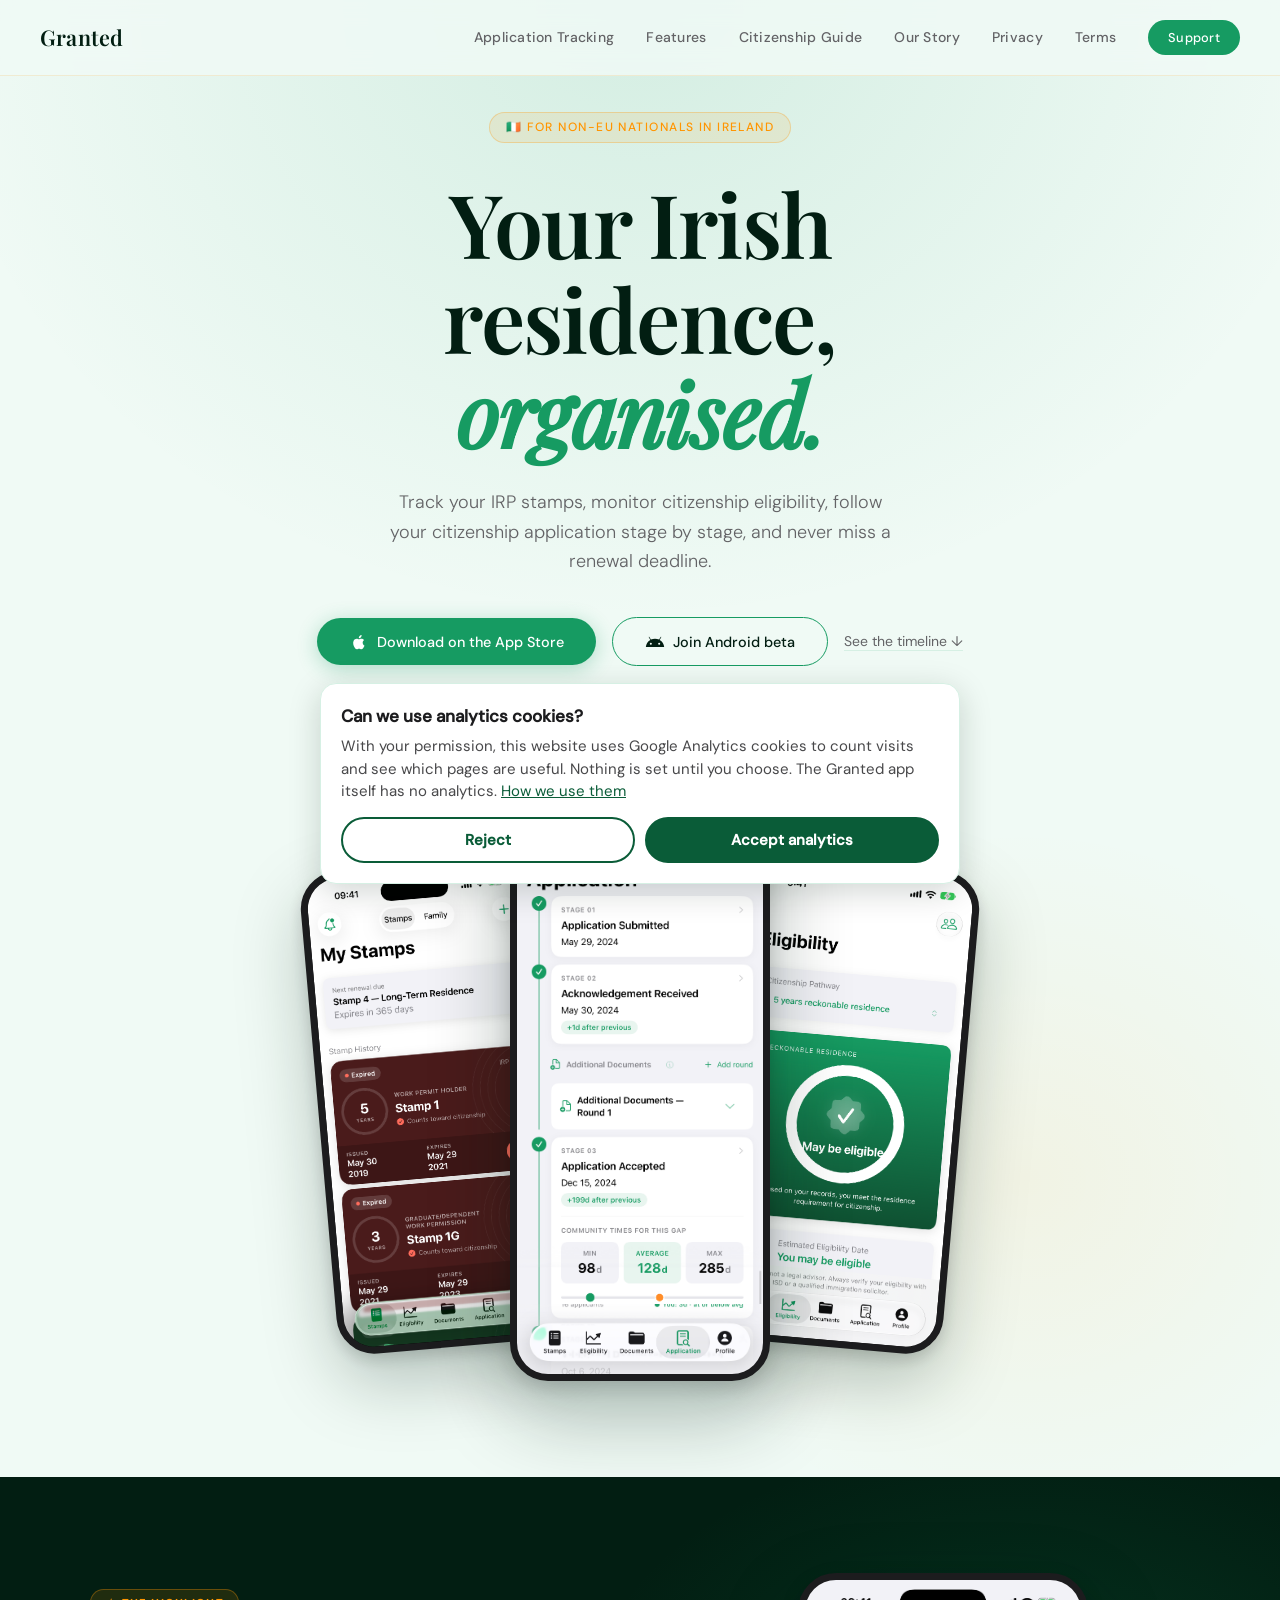
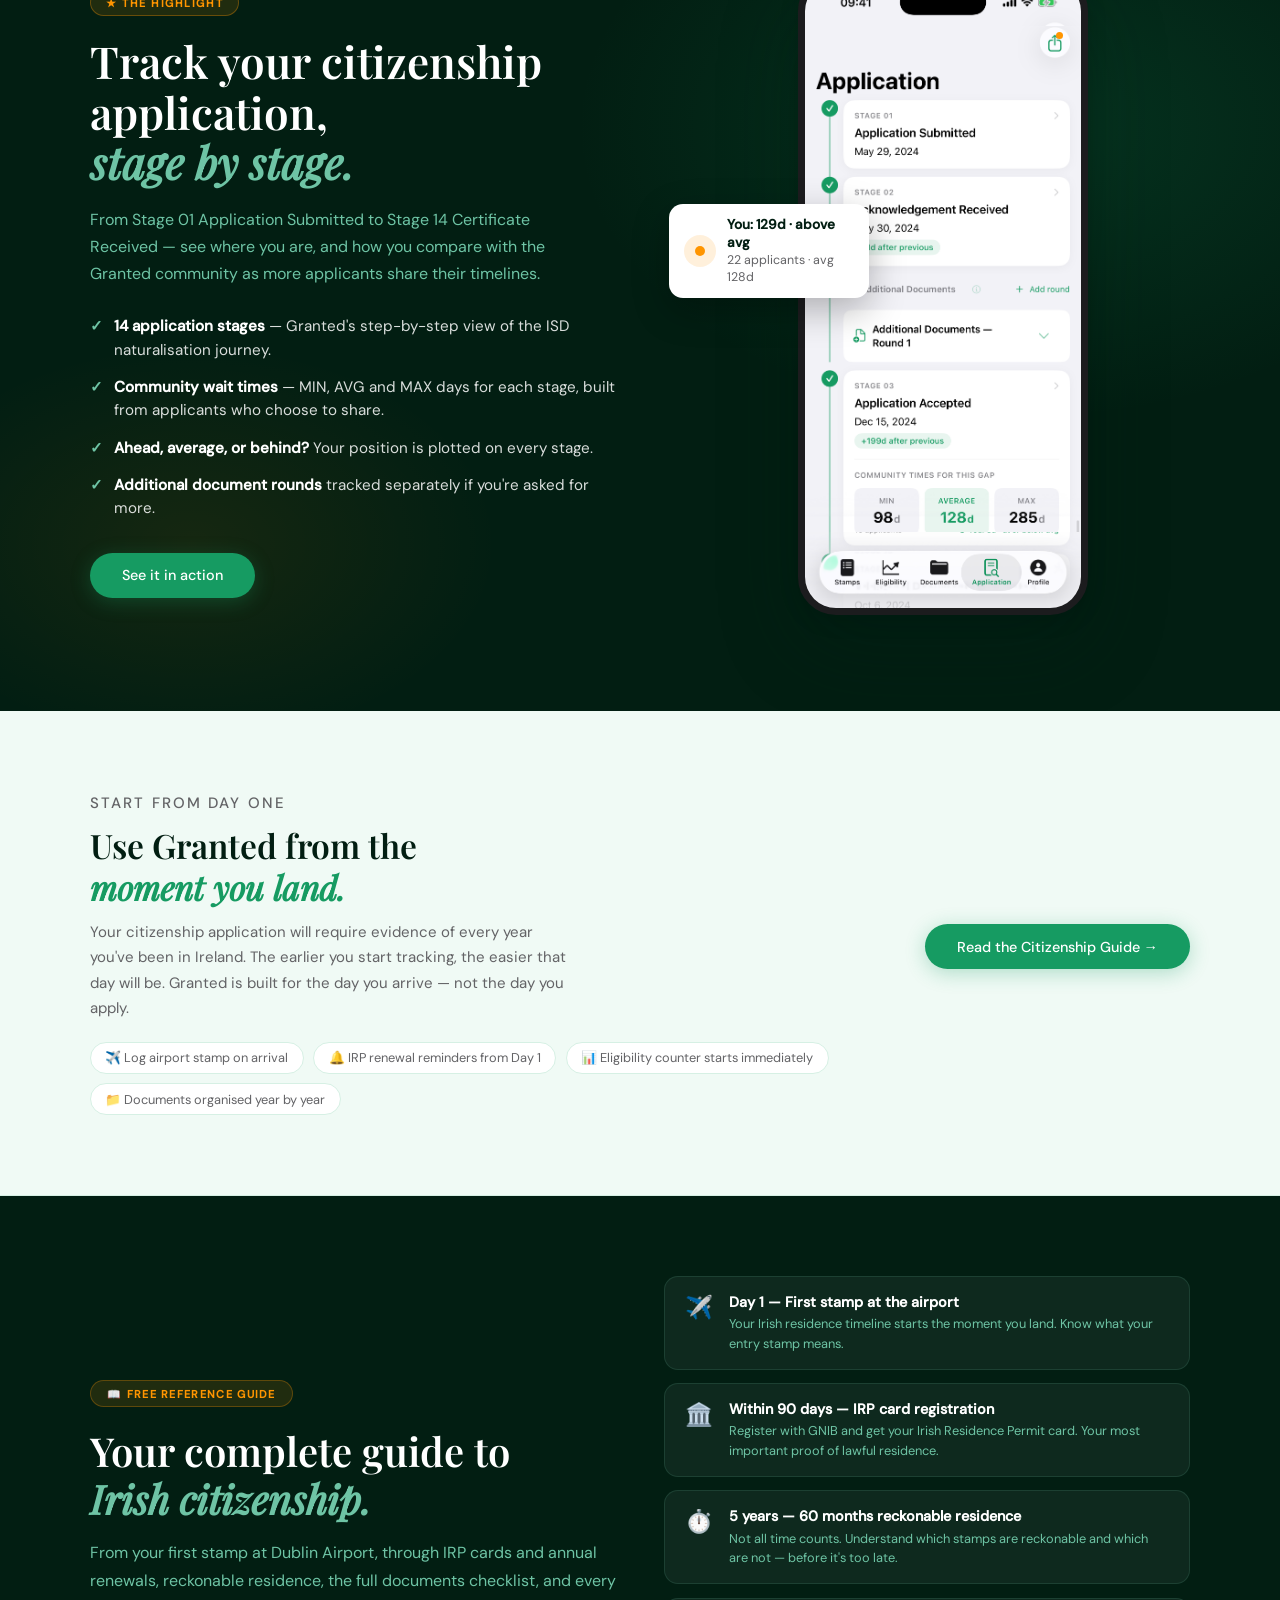
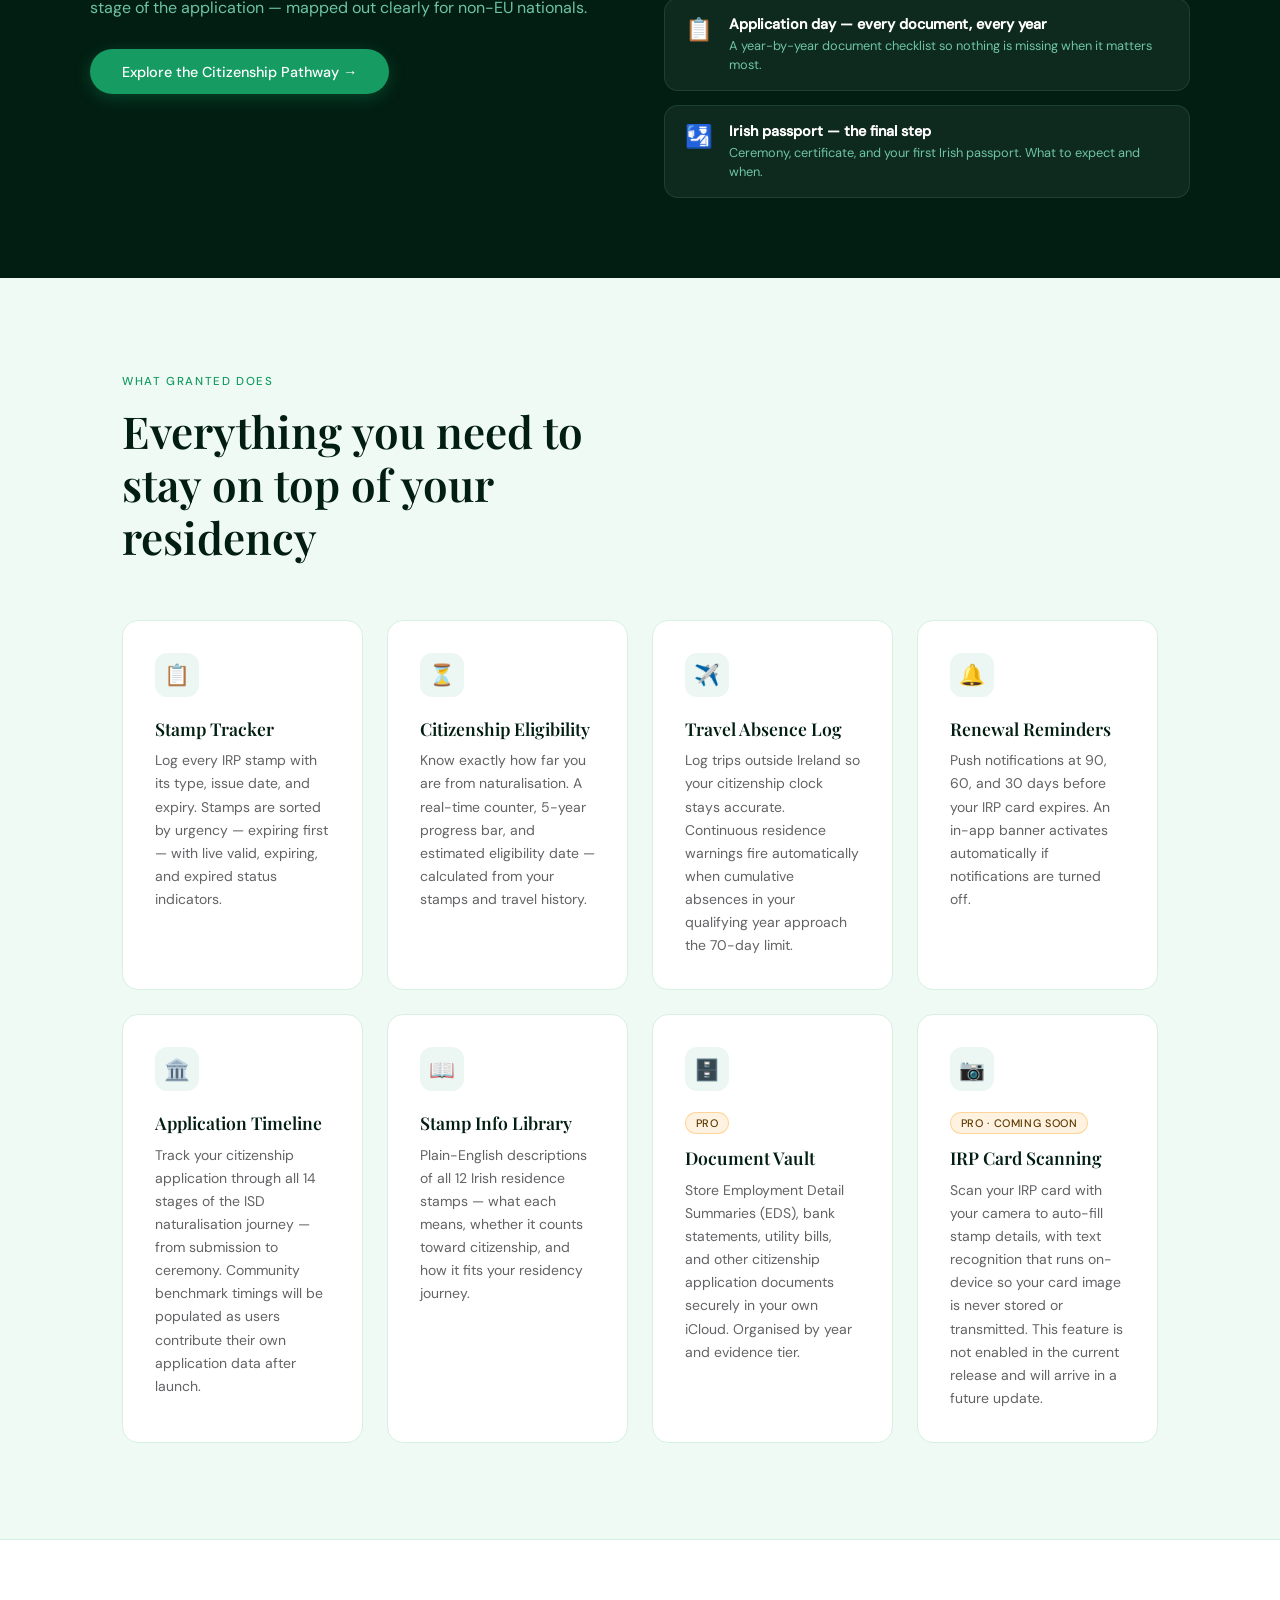
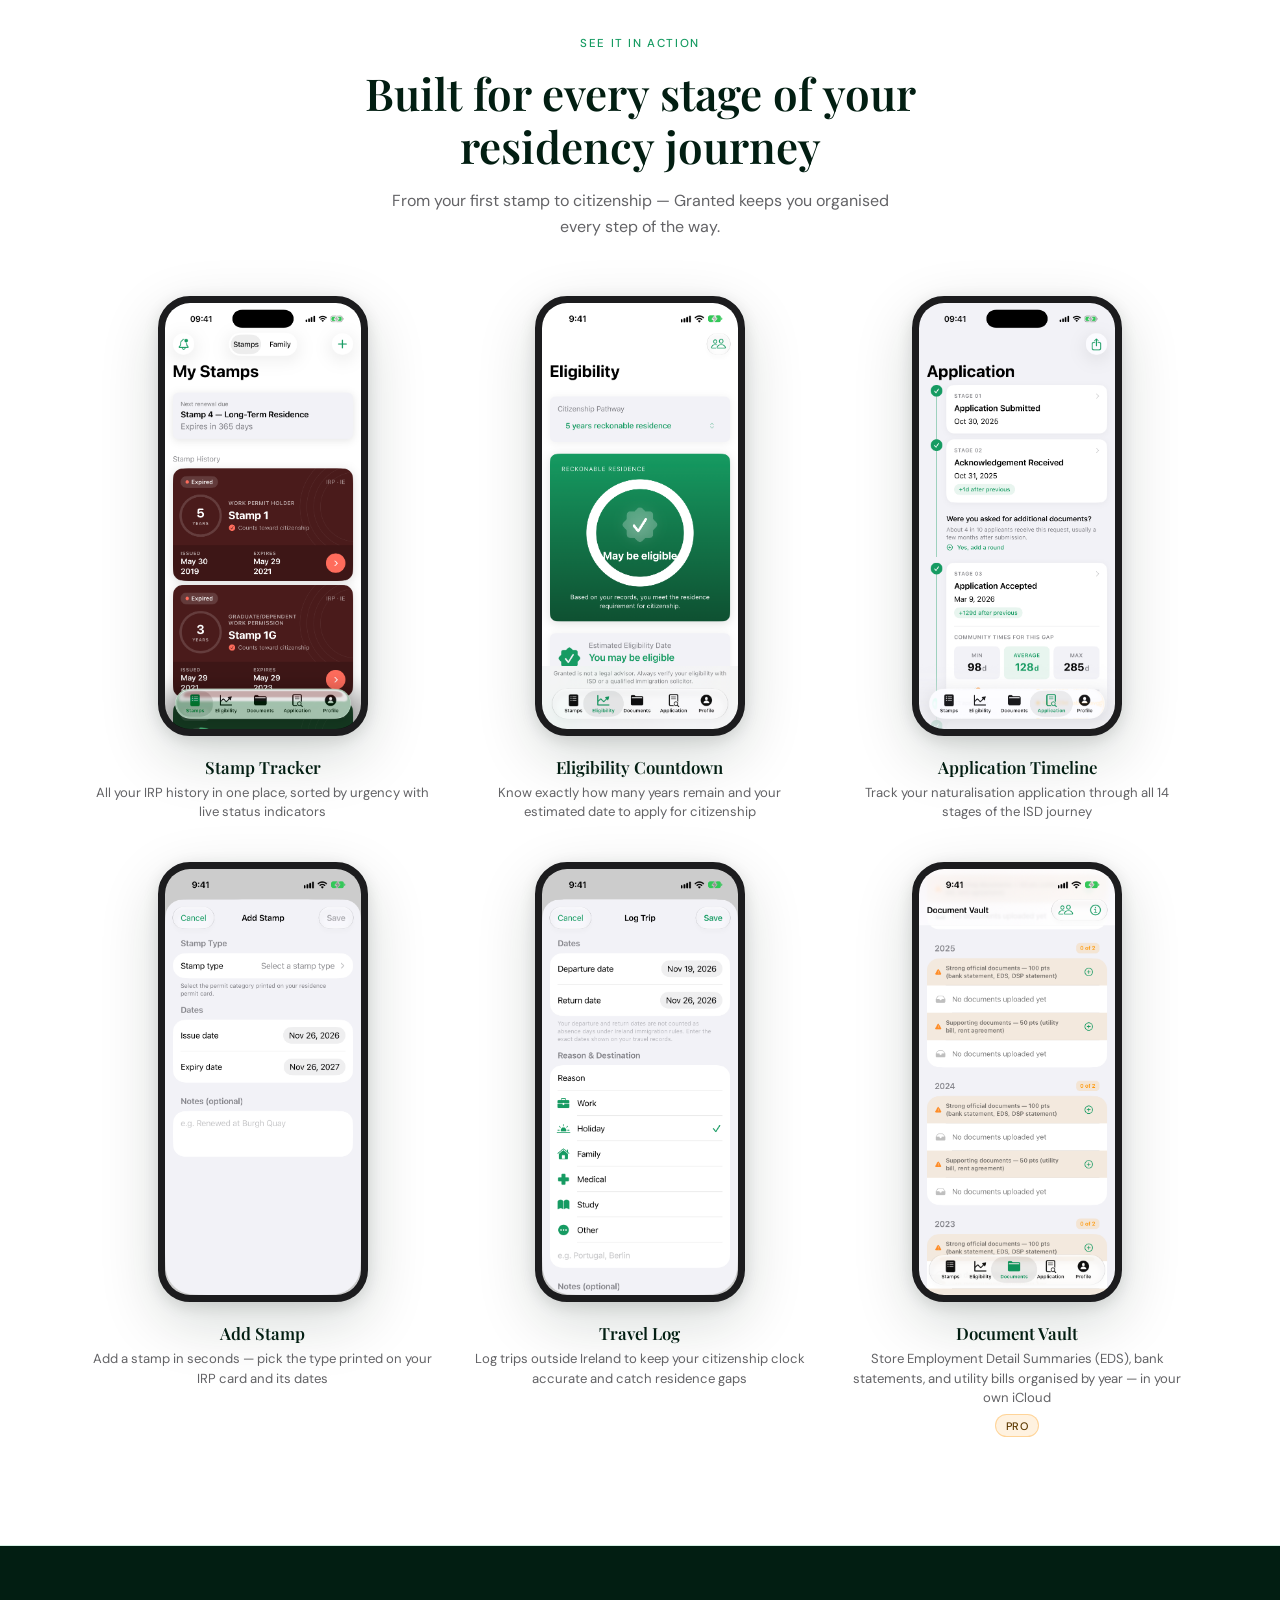
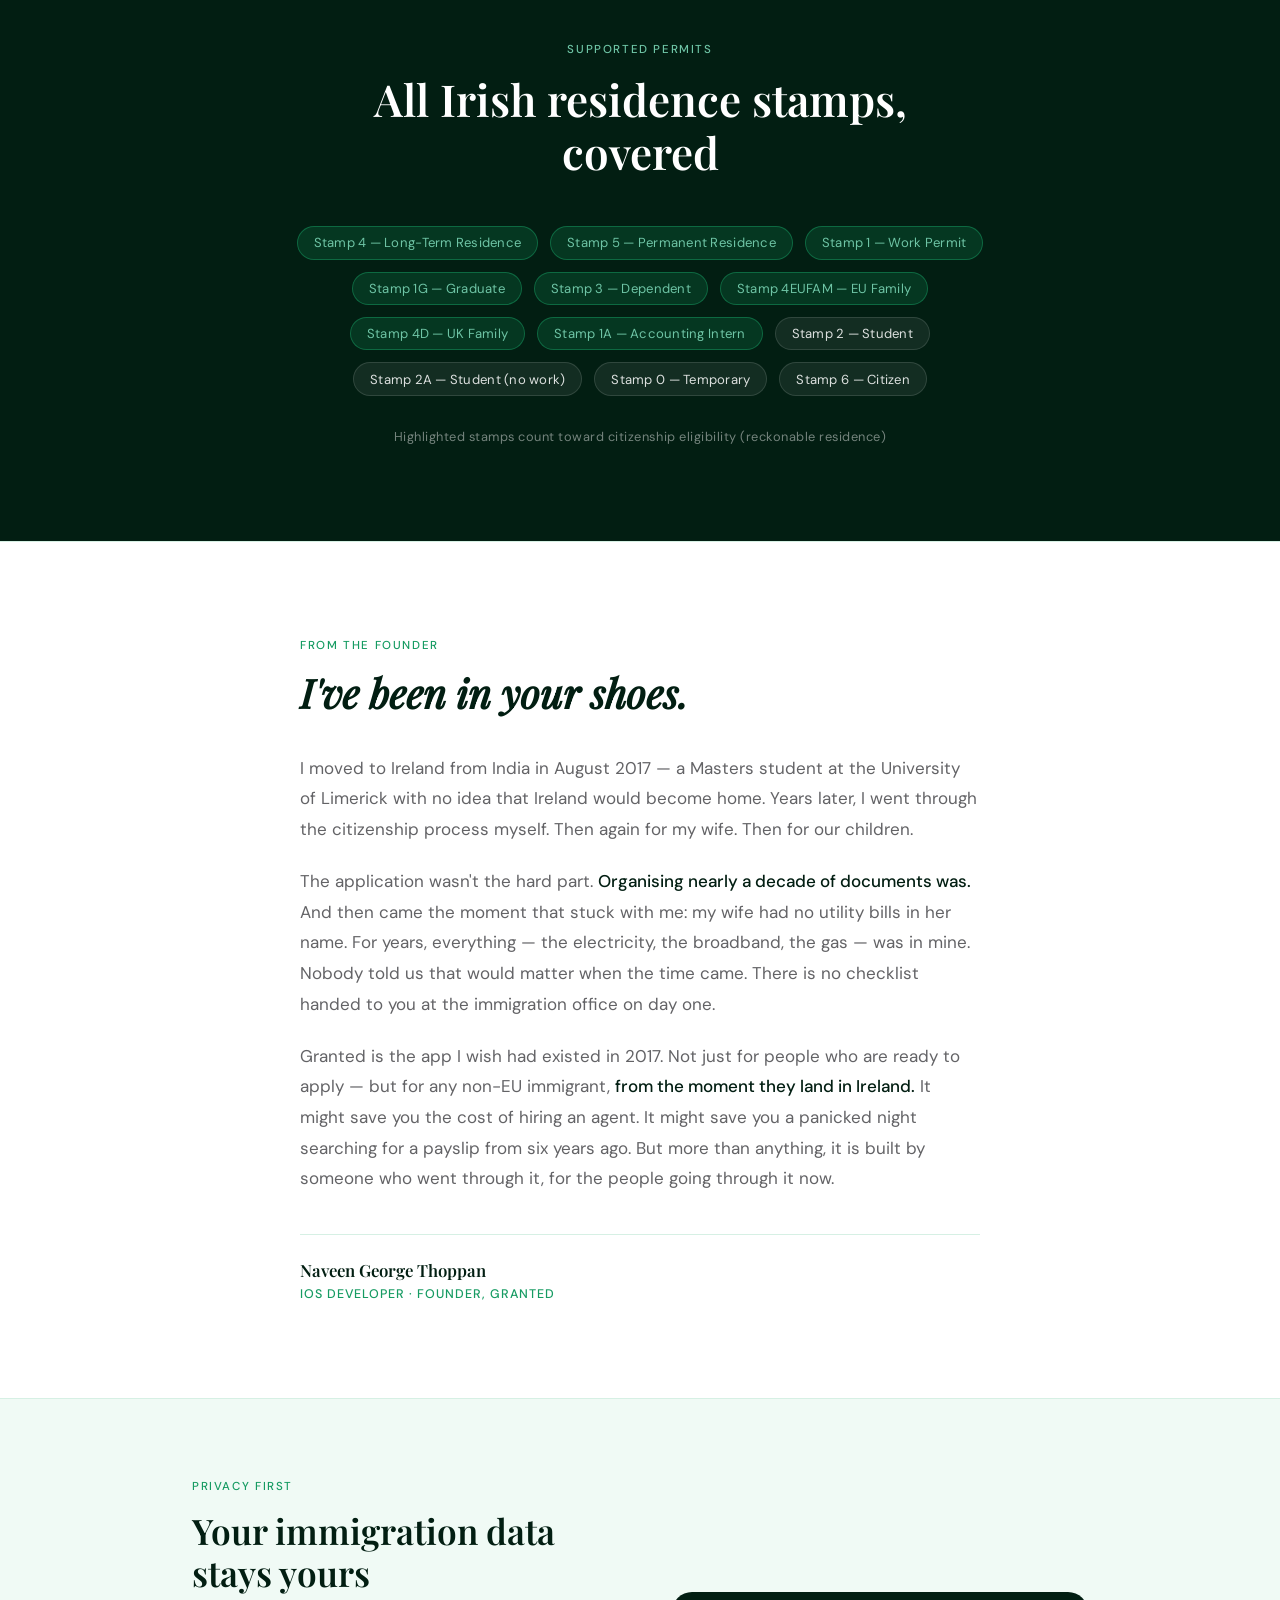
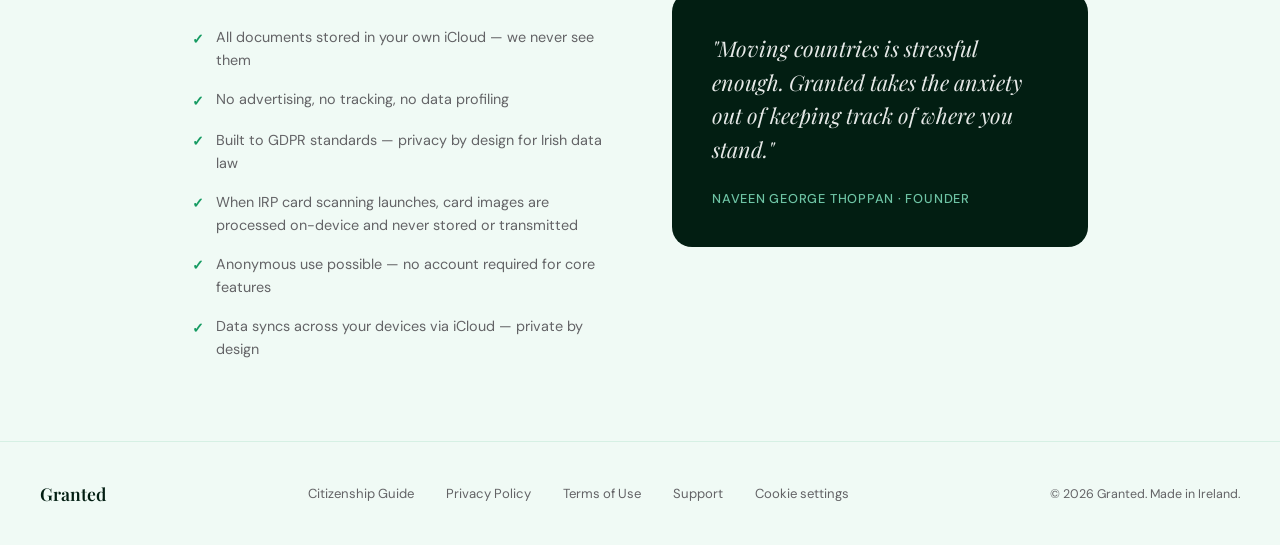
<file: index.html>
<!DOCTYPE html>
<html lang="en">
<head>
  <meta charset="UTF-8" />
  <meta name="viewport" content="width=device-width, initial-scale=1.0" />
  <title>Granted — Your Irish Residence, Organised</title>
  <meta name="description" content="Granted helps non-EU nationals in Ireland track IRP stamps, monitor citizenship eligibility, store documents, and never miss a renewal deadline." />
  <link rel="stylesheet" href="/fonts/fonts.css" />
  <!-- Google Analytics 4 loads only after consent: see /consent.js. The stub lets
       onclick gtag() calls queue harmlessly until then. -->
  <script>window.dataLayer = window.dataLayer || []; function gtag(){dataLayer.push(arguments);}</script>
  <script src="/consent.js" defer></script>
  <style>
    *, *::before, *::after { box-sizing: border-box; margin: 0; padding: 0; }

    :root {
      --green-900:    #021E12;
      --green-700:    #0A5C38;
      --green-600:    #0F7A4A;
      --green-500:    #169B62;
      --green-400:    #3AAE82;
      --green-300:    #6EC4A5;
      --green-100:    #D6F0E4;
      --green-50:     #F0FAF5;
      --amber:        #FF9500;
      --amber-800:    #5C3900;
      --neutral-900:  #1C1C1E;
      --neutral-700:  #48484A;
      --neutral-600:  #636366;
      --neutral-100:  #F2F2F7;
      --white:        #ffffff;

      /* Semantic aliases kept for CSS legibility */
      --green-deep:   var(--green-900);
      --green-mid:    var(--green-700);
      --green-light:  var(--green-500);
      --gold:         var(--amber);
      --cream:        var(--green-50);
      --cream-dim:    var(--green-100);
      --text-main:    var(--neutral-900);
      --text-muted:   var(--neutral-600);
    }

    html { scroll-behavior: smooth; }

    /* Offset anchor links so fixed nav doesn't cover section headings */
    #features, #pricing, #story, #screenshots, #application-tracking {
      scroll-margin-top: 88px;
    }

    body {
      font-family: 'DM Sans', sans-serif;
      background: var(--cream);
      color: var(--text-main);
      -webkit-font-smoothing: antialiased;
    }

    /* ── NAV ── */
    nav {
      position: fixed; top: 0; left: 0; right: 0; z-index: 100;
      display: flex; align-items: center; justify-content: space-between;
      padding: 1.25rem 2.5rem;
      background: rgba(240,250,245,0.88);
      backdrop-filter: blur(12px);
      border-bottom: 1px solid rgba(255,149,0,0.14);
    }
    .nav-logo {
      font-family: 'Playfair Display', serif;
      font-size: 1.35rem;
      font-weight: 600;
      color: var(--green-deep);
      text-decoration: none;
      letter-spacing: 0.01em;
    }
    .nav-links { display: flex; gap: 2rem; align-items: center; }
    .nav-links a {
      font-size: 0.875rem;
      font-weight: 500;
      color: var(--text-muted);
      text-decoration: none;
      letter-spacing: 0.02em;
      transition: color 0.2s;
    }
    .nav-links a:hover { color: var(--green-deep); }
    .nav-cta {
      font-size: 0.8rem !important;
      font-weight: 500 !important;
      color: var(--white) !important;
      background: var(--green-500);
      padding: 0.55rem 1.25rem;
      border-radius: 100px;
      transition: background 0.2s !important;
    }
    .nav-cta:hover { background: var(--green-600) !important; }

    /* ── HERO ── */
    .hero {
      min-height: 100vh;
      display: flex; flex-direction: column; align-items: center; justify-content: center;
      padding: 7rem 2rem 5rem;
      text-align: center;
      position: relative;
      overflow: hidden;
    }
    .hero::before {
      content: '';
      position: absolute; inset: 0;
      background:
        radial-gradient(ellipse 80% 60% at 50% 0%, rgba(22,155,98,0.13) 0%, transparent 70%),
        radial-gradient(ellipse 50% 40% at 80% 80%, rgba(255,149,0,0.07) 0%, transparent 60%);
      pointer-events: none;
    }
    .hero-eyebrow {
      display: inline-flex; align-items: center; gap: 0.5rem;
      font-size: 0.75rem;
      font-weight: 500;
      letter-spacing: 0.12em;
      text-transform: uppercase;
      color: var(--amber);
      background: rgba(255,149,0,0.1);
      border: 1px solid rgba(255,149,0,0.28);
      padding: 0.4rem 1rem;
      border-radius: 100px;
      margin-bottom: 2rem;
      opacity: 0;
      animation: fadeUp 0.7s 0.2s forwards;
    }
    .hero h1 {
      font-family: 'Playfair Display', serif;
      font-size: clamp(2.8rem, 7vw, 5.5rem);
      font-weight: 600;
      line-height: 1.08;
      letter-spacing: -0.02em;
      color: var(--green-deep);
      max-width: 780px;
      opacity: 0;
      animation: fadeUp 0.7s 0.35s forwards;
    }
    .hero h1 em {
      font-style: italic;
      color: var(--green-500);
    }
    .hero-sub {
      margin-top: 1.75rem;
      font-size: 1.125rem;
      font-weight: 300;
      line-height: 1.65;
      color: var(--text-muted);
      max-width: 520px;
      opacity: 0;
      animation: fadeUp 0.7s 0.5s forwards;
    }
    .hero-actions {
      display: flex; align-items: center; justify-content: center; flex-wrap: wrap; gap: 1rem;
      margin-top: 2.5rem;
      opacity: 0;
      animation: fadeUp 0.7s 0.65s forwards;
    }
    .btn-primary {
      display: inline-flex; align-items: center; gap: 0.5rem;
      font-family: 'DM Sans', sans-serif;
      font-size: 0.9rem;
      font-weight: 500;
      color: var(--white);
      background: var(--green-500);
      padding: 0.85rem 2rem;
      border-radius: 100px;
      text-decoration: none;
      transition: background 0.2s, transform 0.15s;
      box-shadow: 0 4px 20px rgba(22,155,98,0.3);
    }
    .btn-primary:hover { background: var(--green-600); transform: translateY(-1px); }
    .btn-outline {
      display: inline-flex; align-items: center; gap: 0.5rem;
      font-family: 'DM Sans', sans-serif;
      font-size: 0.9rem;
      font-weight: 500;
      color: var(--green-deep);
      background: transparent;
      padding: 0.85rem 2rem;
      border: 1.5px solid var(--green-500);
      border-radius: 100px;
      text-decoration: none;
      transition: background 0.2s, color 0.2s, transform 0.15s;
    }
    .btn-outline:hover { background: var(--green-500); color: var(--white); transform: translateY(-1px); }
    .btn-secondary {
      font-size: 0.875rem;
      font-weight: 400;
      color: var(--text-muted);
      text-decoration: none;
      border-bottom: 1px solid var(--cream-dim);
      transition: color 0.2s, border-color 0.2s;
    }
    .btn-secondary:hover { color: var(--green-deep); border-color: var(--amber); }
    .hero-note {
      margin-top: 1.25rem;
      font-size: 0.78rem;
      color: var(--text-muted);
      opacity: 0;
      animation: fadeUp 0.7s 0.8s forwards;
    }

    .hero-note--steps { margin-top: 0.4rem; }
    .hero-note--steps a { color: var(--green-deep); text-decoration: underline; }

    /* ── FEATURES ── */
    .features {
      padding: 6rem 2rem;
      max-width: 1100px;
      margin: 0 auto;
    }
    .section-label {
      font-size: 0.72rem;
      font-weight: 500;
      letter-spacing: 0.14em;
      text-transform: uppercase;
      color: var(--green-500);
      margin-bottom: 1rem;
    }
    .section-title {
      font-family: 'Playfair Display', serif;
      font-size: clamp(1.8rem, 4vw, 2.75rem);
      font-weight: 600;
      line-height: 1.2;
      color: var(--green-deep);
      max-width: 520px;
    }
    .features-grid {
      display: grid;
      grid-template-columns: repeat(auto-fit, minmax(240px, 1fr));
      gap: 1.5rem;
      margin-top: 3.5rem;
    }
    .feature-card {
      background: var(--white);
      border: 1px solid var(--cream-dim);
      border-radius: 16px;
      padding: 2rem;
      transition: border-color 0.2s, transform 0.2s;
      position: relative;
    }
    .feature-card:hover { border-color: rgba(22,155,98,0.4); transform: translateY(-3px); }
    .feature-icon {
      width: 44px; height: 44px;
      background: rgba(22,155,98,0.08);
      border-radius: 12px;
      display: flex; align-items: center; justify-content: center;
      font-size: 1.3rem;
      margin-bottom: 1.25rem;
    }
    .feature-card h3 {
      font-family: 'Playfair Display', serif;
      font-size: 1.1rem;
      font-weight: 600;
      color: var(--green-deep);
      margin-bottom: 0.6rem;
    }
    .feature-card p {
      font-size: 0.875rem;
      line-height: 1.65;
      color: var(--text-muted);
    }
    .badge {
      display: inline-block;
      font-size: 0.68rem;
      font-weight: 500;
      letter-spacing: 0.06em;
      text-transform: uppercase;
      padding: 0.2rem 0.6rem;
      border-radius: 100px;
      margin-bottom: 0.75rem;
    }
    .badge-pro {
      background: rgba(255,149,0,0.12);
      color: var(--amber-800);
      border: 1px solid rgba(255,149,0,0.32);
    }

    /* ── STAMP SECTION ── */
    .stamps-section {
      background: var(--green-900);
      padding: 6rem 2rem;
      text-align: center;
    }
    .stamps-section .section-label { color: var(--green-300); }
    .stamps-section .section-title { color: var(--white); margin: 0 auto 3rem; text-align: center; max-width: 560px; }
    .stamps-grid {
      display: flex; flex-wrap: wrap; justify-content: center; gap: 0.75rem;
      max-width: 700px; margin: 0 auto;
    }
    .stamp-pill {
      background: rgba(255,255,255,0.07);
      border: 1px solid rgba(255,255,255,0.12);
      color: rgba(255,255,255,0.85);
      font-size: 0.82rem;
      font-weight: 400;
      padding: 0.45rem 1rem;
      border-radius: 100px;
      letter-spacing: 0.02em;
    }
    .stamp-pill.highlight {
      background: rgba(22,155,98,0.2);
      border-color: rgba(22,155,98,0.5);
      color: var(--green-300);
    }

    /* ── TRUST / GDPR BANNER ── */
    .trust-section {
      padding: 5rem 2rem;
      max-width: 960px;
      margin: 0 auto;
      display: grid;
      grid-template-columns: 1fr 1fr;
      gap: 4rem;
      align-items: center;
    }
    .trust-section .section-title { font-size: clamp(1.6rem, 3vw, 2.2rem); }
    .trust-list { list-style: none; margin-top: 2rem; display: flex; flex-direction: column; gap: 1rem; }
    .trust-list li {
      display: flex; align-items: flex-start; gap: 0.75rem;
      font-size: 0.9rem; line-height: 1.6; color: var(--text-muted);
    }
    .trust-list li::before {
      content: '✓';
      color: var(--green-500);
      font-weight: 600;
      flex-shrink: 0;
      margin-top: 0.1rem;
    }
    .trust-card {
      background: var(--green-900);
      border-radius: 20px;
      padding: 2.5rem;
      color: var(--white);
    }
    .trust-card p {
      font-family: 'Playfair Display', serif;
      font-size: 1.35rem;
      font-weight: 400;
      font-style: italic;
      line-height: 1.55;
      color: rgba(255,255,255,0.9);
    }
    .trust-card-author {
      margin-top: 1.5rem;
      font-size: 0.8rem;
      font-weight: 500;
      letter-spacing: 0.06em;
      text-transform: uppercase;
      color: var(--green-300);
    }

    /* ── FOUNDER / STORY ── */
    .founder-section {
      padding: 6rem 2rem;
      background: var(--white);
      border-top: 1px solid var(--cream-dim);
      border-bottom: 1px solid var(--cream-dim);
    }
    .founder-inner {
      max-width: 680px;
      margin: 0 auto;
    }
    .founder-heading {
      font-family: 'Playfair Display', serif;
      font-size: clamp(1.8rem, 4vw, 2.5rem);
      font-weight: 600;
      font-style: italic;
      color: var(--green-deep);
      margin: 0.75rem 0 2.25rem;
      line-height: 1.2;
    }
    .founder-body {
      display: flex;
      flex-direction: column;
      gap: 1.35rem;
    }
    .founder-body p {
      font-size: 1.0625rem;
      line-height: 1.8;
      color: var(--text-muted);
    }
    .founder-body strong {
      color: var(--green-deep);
      font-weight: 500;
    }
    .founder-sig {
      margin-top: 2.5rem;
      padding-top: 1.5rem;
      border-top: 1px solid var(--cream-dim);
      display: flex;
      flex-direction: column;
      gap: 0.3rem;
    }
    .founder-name {
      font-family: 'Playfair Display', serif;
      font-size: 1.05rem;
      font-weight: 600;
      color: var(--green-deep);
    }
    .founder-role {
      font-size: 0.78rem;
      font-weight: 500;
      letter-spacing: 0.08em;
      text-transform: uppercase;
      color: var(--green-500);
    }

    /* ── FOOTER ── */
    footer {
      border-top: 1px solid var(--cream-dim);
      padding: 2.5rem 2.5rem;
      display: flex; align-items: center; justify-content: space-between;
      flex-wrap: wrap; gap: 1rem;
    }
    .footer-logo {
      font-family: 'Playfair Display', serif;
      font-size: 1.1rem;
      color: var(--green-deep);
      font-weight: 600;
    }
    .footer-links { display: flex; gap: 2rem; }
    .footer-links a {
      font-size: 0.82rem;
      color: var(--text-muted);
      text-decoration: none;
      transition: color 0.2s;
    }
    .footer-links a:hover { color: var(--green-deep); }
    .footer-copy { font-size: 0.78rem; color: var(--text-muted); }

    /* ── HERO PHONES ── */
    .hero-phones {
      display: flex;
      justify-content: center;
      align-items: center;
      gap: 0;
      margin-top: 3.5rem;
      padding-bottom: 1rem;
      opacity: 0;
      animation: fadeUp 0.9s 1s forwards;
    }
    .hero-phone {
      width: 230px;
      border-radius: 38px;
      overflow: hidden;
      border: 7px solid #1c1c1e;
      box-shadow:
        0 28px 70px rgba(2,30,18,0.26),
        0 6px 16px rgba(0,0,0,0.16),
        inset 0 0 0 1px rgba(255,255,255,0.04);
      background: #000;
      flex-shrink: 0;
      position: relative;
    }
    .hero-phone img { width: 100%; display: block; }
    .hp-left  { transform: rotate(-5deg) translateY(28px) translateX(36px); z-index: 1; }
    .hp-center-ti { z-index: 3; box-shadow: 0 36px 90px rgba(2,30,18,0.38), 0 10px 24px rgba(0,0,0,0.22); }
    .hp-right { transform: rotate(5deg)  translateY(28px) translateX(-36px); z-index: 2; }

    /* ── APP PREVIEW ── */
    .app-preview {
      background: var(--white);
      border-top: 1px solid var(--cream-dim);
      border-bottom: 1px solid var(--cream-dim);
      padding: 6rem 2rem;
    }
    .app-preview-inner {
      max-width: 1100px;
      margin: 0 auto;
      text-align: center;
    }
    .section-sub {
      font-size: 1rem;
      color: var(--text-muted);
      margin-top: 1rem;
      max-width: 500px;
      margin-left: auto;
      margin-right: auto;
      line-height: 1.6;
    }
    .preview-grid {
      display: grid;
      grid-template-columns: repeat(3, 1fr);
      gap: 2.5rem 2rem;
      margin-top: 3.5rem;
      align-items: start;
    }
    .preview-item {
      display: flex;
      flex-direction: column;
      align-items: center;
      gap: 1.25rem;
    }
    .preview-phone {
      width: 100%;
      max-width: 210px;
      border-radius: 32px;
      overflow: hidden;
      border: 7px solid #1c1c1e;
      box-shadow:
        0 20px 60px rgba(2,30,18,0.16),
        0 4px 16px rgba(0,0,0,0.12),
        inset 0 0 0 1px rgba(255,255,255,0.04);
      background: #000;
      transition: transform 0.25s, box-shadow 0.25s;
    }
    .preview-phone:hover {
      transform: translateY(-6px);
      box-shadow: 0 30px 80px rgba(2,30,18,0.22), 0 6px 20px rgba(0,0,0,0.14);
    }
    .preview-phone img { width: 100%; display: block; }
    .preview-caption { text-align: center; }
    .preview-caption h4 {
      font-family: 'Playfair Display', serif;
      font-size: 1.05rem;
      font-weight: 600;
      color: var(--green-deep);
    }
    .preview-caption p {
      font-size: 0.82rem;
      color: var(--text-muted);
      margin-top: 0.3rem;
      line-height: 1.5;
    }
    .preview-caption .badge { margin-top: 0.4rem; }

    /* ── CITIZENSHIP GUIDE BANNER ── */
    .guide-banner {
      background: var(--green-deep);
      padding: 5rem 2rem;
    }
    .guide-banner-inner {
      max-width: 1100px; margin: 0 auto;
      display: grid; grid-template-columns: 1fr 1fr;
      gap: 3rem; align-items: center;
    }
    .guide-banner-text .badge-pill {
      display: inline-block;
      font-size: 0.68rem; font-weight: 600;
      letter-spacing: 0.12em; text-transform: uppercase;
      color: var(--gold);
      background: rgba(255,149,0,0.12);
      border: 1px solid rgba(255,149,0,0.28);
      border-radius: 100px; padding: 0.35rem 1rem;
      margin-bottom: 1.25rem;
    }
    .guide-banner-text h2 {
      font-family: 'Playfair Display', serif;
      font-size: clamp(1.75rem, 3.5vw, 2.5rem);
      font-weight: 600; color: var(--white);
      line-height: 1.2; margin-bottom: 1rem;
    }
    .guide-banner-text h2 em { font-style: italic; color: var(--green-300); }
    .guide-banner-text p {
      font-size: 1rem; color: var(--green-300);
      line-height: 1.7; margin-bottom: 1.75rem;
    }
    .guide-banner-link {
      display: inline-block;
      background: var(--green-500); color: var(--white);
      font-size: 0.9rem; font-weight: 500;
      padding: 0.85rem 2rem; border-radius: 100px;
      text-decoration: none;
      box-shadow: 0 4px 16px rgba(22,155,98,0.3);
      transition: background 0.2s, transform 0.2s;
    }
    .guide-banner-link:hover { background: var(--green-600); transform: translateY(-2px); }
    .guide-steps {
      display: flex; flex-direction: column; gap: 0.85rem;
    }
    .guide-step {
      display: flex; align-items: flex-start; gap: 1rem;
      background: rgba(255,255,255,0.05);
      border: 1.5px solid rgba(110,196,165,0.15);
      border-radius: 14px; padding: 1rem 1.25rem;
      transition: background 0.2s, border-color 0.2s;
    }
    .guide-step:hover { background: rgba(255,255,255,0.09); border-color: rgba(110,196,165,0.3); }
    .guide-step-icon { font-size: 1.4rem; flex-shrink: 0; }
    .guide-step-text h4 {
      font-size: 0.9rem; font-weight: 600;
      color: var(--white); margin-bottom: 0.2rem;
    }
    .guide-step-text p {
      font-size: 0.8rem; color: var(--green-300); line-height: 1.5;
    }
    @media (max-width: 800px) {
      .guide-banner-inner { grid-template-columns: 1fr; gap: 2rem; }
    }

    /* ── DAY ONE EMPHASIS ── */
    .day-one-section {
      background: var(--cream);
      padding: 5rem 2rem;
      border-bottom: 1.5px solid var(--green-100);
    }
    .day-one-inner {
      max-width: 1100px; margin: 0 auto;
      display: flex; align-items: center; justify-content: space-between;
      gap: 2rem; flex-wrap: wrap;
    }
    .day-one-text { flex: 1; min-width: 260px; }
    .day-one-text .section-label { margin-bottom: 0.5rem; }
    .day-one-text h2 {
      font-family: 'Playfair Display', serif;
      font-size: clamp(1.5rem, 3vw, 2.1rem);
      font-weight: 600; color: var(--green-deep);
      line-height: 1.25; margin-bottom: 0.75rem;
    }
    .day-one-text h2 em { font-style: italic; color: var(--green-500); }
    .day-one-text p {
      font-size: 0.9375rem; color: var(--text-muted);
      line-height: 1.7; max-width: 480px;
    }
    .day-one-chips {
      display: flex; gap: 0.6rem; flex-wrap: wrap; margin-top: 1.25rem;
    }
    .d1-chip {
      display: flex; align-items: center; gap: 0.4rem;
      font-size: 0.8rem; color: var(--text-muted);
      background: var(--white);
      border: 1.5px solid var(--green-100);
      border-radius: 100px; padding: 0.4rem 0.9rem;
    }
    .day-one-cta { flex-shrink: 0; }
    .day-one-cta a {
      display: block; margin-bottom: 0.75rem;
    }

    /* ── SCROLLING APPLICATION TIMELINE PHONE ── */
    .ti-phone {
      --top-h: 42px;
      --bot-h: 70px;
      --viewport-h: 488px;
      width: 260px;
      height: calc(var(--top-h) + var(--viewport-h) + var(--bot-h));
      border-radius: 38px;
      background: #000;
      border: 7px solid #1c1c1e;
      overflow: hidden;
      position: relative;
      box-shadow:
        0 32px 80px rgba(2,30,18,0.32),
        0 6px 20px rgba(0,0,0,0.14),
        inset 0 0 0 1px rgba(255,255,255,0.04);
      flex-shrink: 0;
    }
    .ti-phone--large {
      --top-h: 46px;
      --bot-h: 76px;
      --viewport-h: 520px;
      width: 290px;
    }
    .ti-chrome {
      width: 100%;
      background-image: url("screenshots/application_timeline_light_full.png");
      background-size: 100% auto;
      background-repeat: no-repeat;
      position: absolute;
      left: 0; right: 0;
      z-index: 2;
    }
    .ti-top { top: 0; height: var(--top-h); background-position: 0 0; }
    .ti-bot { bottom: 0; height: var(--bot-h); background-position: 0 100%; }
    .ti-viewport {
      position: absolute;
      top: var(--top-h); bottom: var(--bot-h);
      left: 0; right: 0;
      overflow: hidden;
    }
    .ti-viewport img {
      width: 100%;
      height: auto;
      display: block;
      animation: ti-scroll 28s cubic-bezier(0.4,0,0.4,1) infinite alternate;
    }
    .ti-live-dot {
      position: absolute;
      top: calc(var(--top-h) + 6px);
      right: 18px;
      width: 7px; height: 7px;
      border-radius: 50%;
      background: var(--amber);
      box-shadow: 0 0 0 0 rgba(255,149,0,0.55);
      animation: ti-pulse 1.8s ease-out infinite;
      z-index: 3;
    }
    @keyframes ti-scroll {
      0%   { transform: translateY(0); }
      100% { transform: translateY(var(--scroll-end, 0)); }
    }
    @keyframes ti-pulse {
      0%   { box-shadow: 0 0 0 0 rgba(255,149,0,0.55); }
      100% { box-shadow: 0 0 0 14px rgba(255,149,0,0); }
    }
    @media (prefers-reduced-motion: reduce) {
      .ti-viewport img, .ti-live-dot { animation: none; }
    }

    /* ── APPLICATION TRACKING DEEP-DIVE ── */
    .app-track-section {
      background: var(--green-900);
      padding: 6rem 2rem;
      position: relative;
      overflow: hidden;
    }
    .app-track-section::before {
      content: '';
      position: absolute; inset: 0;
      background:
        radial-gradient(ellipse 50% 50% at 80% 30%, rgba(22,155,98,0.18) 0%, transparent 70%),
        radial-gradient(ellipse 40% 40% at 15% 80%, rgba(255,149,0,0.08) 0%, transparent 60%);
      pointer-events: none;
    }
    .app-track-inner {
      max-width: 1100px; margin: 0 auto;
      display: grid; grid-template-columns: 1.1fr 1fr;
      gap: 4rem; align-items: center;
      position: relative;
    }
    .app-track-text .section-label {
      color: var(--amber);
    }
    .app-track-text .star-pill {
      display: inline-block;
      font-size: 0.68rem; font-weight: 600;
      letter-spacing: 0.14em; text-transform: uppercase;
      color: var(--amber);
      background: rgba(255,149,0,0.12);
      border: 1px solid rgba(255,149,0,0.32);
      border-radius: 100px; padding: 0.35rem 0.95rem;
      margin-bottom: 1.25rem;
    }
    .app-track-text h2 {
      font-family: 'Playfair Display', serif;
      font-size: clamp(1.9rem, 4vw, 2.75rem);
      font-weight: 600; color: var(--white);
      line-height: 1.15; margin-bottom: 1.1rem;
    }
    .app-track-text h2 em { font-style: italic; color: var(--green-300); }
    .app-track-text > p {
      font-size: 1rem; color: var(--green-300);
      line-height: 1.7; margin-bottom: 1.75rem;
      max-width: 480px;
    }
    .app-track-list { list-style: none; display: flex; flex-direction: column; gap: 0.85rem; margin-bottom: 2rem; }
    .app-track-list li {
      position: relative;
      padding-left: 1.5rem;
      font-size: 0.95rem; color: rgba(255,255,255,0.85);
      line-height: 1.55;
    }
    .app-track-list li::before {
      content: '✓';
      position: absolute;
      left: 0; top: 0;
      color: var(--green-300); font-weight: 700;
    }
    .app-track-list strong { color: var(--white); font-weight: 600; }
    .app-track-phone {
      display: flex; justify-content: center;
      position: relative;
    }
    .app-track-badge {
      position: absolute;
      top: 36%; left: -28px;
      background: var(--white);
      border-radius: 14px;
      padding: 0.75rem 0.95rem;
      box-shadow: 0 12px 36px rgba(0,0,0,0.28);
      display: flex; align-items: center; gap: 0.7rem;
      z-index: 4;
      max-width: 200px;
    }
    .app-track-badge-dot {
      width: 32px; height: 32px;
      border-radius: 50%;
      background: rgba(255,149,0,0.14);
      display: flex; align-items: center; justify-content: center;
      flex-shrink: 0;
    }
    .app-track-badge-dot::after {
      content: ''; width: 10px; height: 10px;
      border-radius: 50%; background: var(--amber);
    }
    .app-track-badge-text { font-size: 0.78rem; line-height: 1.35; }
    .app-track-badge-text strong { display: block; color: var(--green-deep); font-size: 0.85rem; font-weight: 600; }
    .app-track-badge-text span { color: var(--text-muted); }
    @media (max-width: 800px) {
      .app-track-inner { grid-template-columns: 1fr; gap: 2.5rem; }
      .app-track-badge { left: 8px; top: 30%; }
    }

    /* ── MOBILE NAV TOGGLE ── */
    .nav-toggle {
      display: none;
      background: none; border: none; cursor: pointer;
      padding: 0; width: 32px; height: 32px;
      flex-direction: column; justify-content: center; align-items: stretch;
      gap: 5px;
    }
    .nav-toggle span {
      display: block; height: 2px; width: 100%;
      background: var(--green-deep);
      border-radius: 2px;
      transition: transform 0.25s, opacity 0.25s;
      transform-origin: center;
    }
    .nav-toggle[aria-expanded="true"] span:nth-child(1) { transform: translateY(7px) rotate(45deg); }
    .nav-toggle[aria-expanded="true"] span:nth-child(2) { opacity: 0; }
    .nav-toggle[aria-expanded="true"] span:nth-child(3) { transform: translateY(-7px) rotate(-45deg); }

    /* ── ANIMATIONS ── */
    @keyframes fadeUp {
      from { opacity: 0; transform: translateY(18px); }
      to   { opacity: 1; transform: translateY(0); }
    }

    /* ── RESPONSIVE ── */
    @media (max-width: 720px) {
      nav { padding: 1rem 1.25rem; }
      .nav-toggle { display: flex; }
      .nav-links {
        position: absolute;
        top: 100%; left: 0; right: 0;
        flex-direction: column;
        gap: 0;
        background: rgba(240,250,245,0.96);
        backdrop-filter: blur(14px);
        border-bottom: 1px solid rgba(255,149,0,0.18);
        padding: 0 1.25rem;
        max-height: 0;
        overflow: hidden;
        transition: max-height 0.32s ease, padding 0.32s ease;
      }
      .nav-links.is-open {
        max-height: 520px;
        padding: 0.4rem 1.25rem 1.5rem;
      }
      .nav-links a {
        padding: 0.9rem 0.25rem;
        border-bottom: 1px solid rgba(22,155,98,0.08);
        width: 100%;
        font-size: 0.95rem;
      }
      .nav-links a:last-child { border-bottom: none; }
      .nav-cta {
        margin-top: 0.75rem;
        text-align: center;
        padding: 0.7rem 1.25rem !important;
      }
      .trust-section { grid-template-columns: 1fr; gap: 2rem; }
      footer { flex-direction: column; align-items: flex-start; }
      .hero-phones { margin-top: 2.5rem; }
      .hero-phone { display: none; }
      .ti-phone { --viewport-h: 380px; width: 220px; }
      .preview-grid { grid-template-columns: 1fr; }
    }
    @media (min-width: 721px) and (max-width: 960px) {
      .preview-grid { grid-template-columns: repeat(2, 1fr); }
      .hero-phone { width: 180px; }
      .ti-phone { width: 210px; --viewport-h: 400px; }
      .hp-left  { transform: rotate(-5deg) translateY(22px) translateX(24px); }
      .hp-right { transform: rotate(5deg) translateY(22px) translateX(-24px); }
    }
  </style>
</head>
<body>

  <nav>
    <a class="nav-logo" href="/">Granted</a>
    <button class="nav-toggle" aria-label="Open menu" aria-expanded="false" aria-controls="nav-menu">
      <span></span><span></span><span></span>
    </button>
    <div class="nav-links" id="nav-menu">
      <a href="#application-tracking">Application Tracking</a>
      <a href="#features">Features</a>
<a href="/citizenship.html">Citizenship Guide</a>
      <a href="#story">Our Story</a>
      <a href="/privacy.html">Privacy</a>
      <a href="/terms.html">Terms</a>
      <a href="/support.html" class="nav-cta">Support</a>
    </div>
  </nav>

  <!-- HERO -->
  <section class="hero">
    <div class="hero-eyebrow">🇮🇪 For non-EU nationals in Ireland</div>
    <h1>Your Irish residence,<br /><em>organised.</em></h1>
    <p class="hero-sub">
      Track your IRP stamps, monitor citizenship eligibility, follow your citizenship application stage by stage, and never miss a renewal deadline.
    </p>
    <div class="hero-actions">
      <a href="https://apps.apple.com/ie/app/granted-ireland/id6762311179" target="_blank" rel="noopener" class="btn-primary" onclick="gtag('event','download_app',{event_category:'cta',event_label:'hero_app_store'})">
        <svg width="20" height="20" viewBox="0 0 24 24" fill="currentColor" aria-hidden="true">
          <path d="M16.37 12.78c.02-2.1 1.72-3.11 1.8-3.16-.98-1.44-2.51-1.63-3.05-1.65-1.3-.13-2.54.76-3.2.76-.66 0-1.68-.74-2.76-.72-1.42.02-2.73.82-3.46 2.09-1.47 2.56-.38 6.35 1.06 8.43.7 1.02 1.54 2.16 2.64 2.12 1.06-.04 1.46-.69 2.74-.69 1.28 0 1.64.69 2.76.67 1.14-.02 1.86-1.04 2.56-2.06.81-1.18 1.14-2.32 1.16-2.38-.03-.01-2.22-.85-2.25-3.41zM14.3 6.3c.58-.71.97-1.69.86-2.67-.84.03-1.86.56-2.46 1.26-.54.62-1.01 1.62-.88 2.57.94.08 1.9-.48 2.48-1.16z"/>
        </svg>
        Download on the App Store
      </a>
      <a href="https://play.google.com/apps/testing/com.granted.ireland" target="_blank" rel="noopener" class="btn-outline" onclick="gtag('event','join_beta',{event_category:'cta',event_label:'hero_android_beta'})">
        <svg width="20" height="20" viewBox="0 0 24 24" fill="currentColor" aria-hidden="true">
          <path d="M17.6 9.48l1.84-3.18a.38.38 0 0 0-.66-.38l-1.86 3.22a11.4 11.4 0 0 0-9.84 0L5.22 5.92a.38.38 0 0 0-.66.38L6.4 9.48A10.8 10.8 0 0 0 1 18h22a10.8 10.8 0 0 0-5.4-8.52zM7 15.25a1.25 1.25 0 1 1 0-2.5 1.25 1.25 0 0 1 0 2.5zm10 0a1.25 1.25 0 1 1 0-2.5 1.25 1.25 0 0 1 0 2.5z"/>
        </svg>
        Join Android beta
      </a>
      <a href="#application-tracking" class="btn-secondary">See the timeline ↓</a>
    </div>
    <p class="hero-note">Free on the App Store · iPhone (iOS 18+) · Android in open beta via Google Play</p>
    <p class="hero-note hero-note--steps">Android beta: <strong>1.</strong> <a href="https://groups.google.com/g/granted-ireland-testers" target="_blank" rel="noopener" onclick="gtag('event','join_beta',{event_category:'cta',event_label:'android_join_group'})">Join the tester group</a> with your Google account, then <strong>2.</strong> tap <em>Join Android beta</em> above.</p>
    <div class="hero-phones" aria-hidden="true">
      <div class="hero-phone hp-left">
        <img src="screenshots/01_my_stamps.png" alt="" loading="eager" />
      </div>
      <div class="ti-phone hp-center-ti">
        <div class="ti-chrome ti-top"></div>
        <div class="ti-viewport">
          <img src="screenshots/application_timeline_light_full_content.png" alt="Application Timeline scrolling through all 14 ISD stages" width="1206" height="8218" loading="eager" />
        </div>
        <div class="ti-chrome ti-bot"></div>
        <span class="ti-live-dot" aria-hidden="true"></span>
      </div>
      <div class="hero-phone hp-right">
        <img src="screenshots/02_eligibility.png" alt="" loading="eager" />
      </div>
    </div>
  </section>

  <!-- APPLICATION TRACKING DEEP-DIVE -->
  <section class="app-track-section" id="application-tracking">
    <div class="app-track-inner">
      <div class="app-track-text">
        <span class="star-pill">★ The highlight</span>
        <h2>Track your citizenship application,<br /><em>stage by stage.</em></h2>
        <p>From Stage 01 Application Submitted to Stage 14 Certificate Received — see where you are, and how you compare with the Granted community as more applicants share their timelines.</p>
        <ul class="app-track-list">
          <li><strong>14 application stages</strong> — Granted's step-by-step view of the ISD naturalisation journey.</li>
          <li><strong>Community wait times</strong> — MIN, AVG and MAX days for each stage, built from applicants who choose to share.</li>
          <li><strong>Ahead, average, or behind?</strong> Your position is plotted on every stage.</li>
          <li><strong>Additional document rounds</strong> tracked separately if you're asked for more.</li>
        </ul>
        <a href="#screenshots" class="btn-primary" onclick="gtag('event','view_screenshots',{event_category:'cta',event_label:'application_tracking'})">See it in action</a>
      </div>
      <div class="app-track-phone">
        <div class="ti-phone ti-phone--large">
          <div class="ti-chrome ti-top"></div>
          <div class="ti-viewport">
            <img src="screenshots/application_timeline_light_full_content.png" alt="" width="1206" height="8218" loading="eager" />
          </div>
          <div class="ti-chrome ti-bot"></div>
          <span class="ti-live-dot" aria-hidden="true"></span>
        </div>
        <div class="app-track-badge" aria-hidden="true">
          <div class="app-track-badge-dot"></div>
          <div class="app-track-badge-text">
            <strong>You: 129d · above avg</strong>
            <span>22 applicants · avg 128d</span>
          </div>
        </div>
      </div>
    </div>
  </section>

  <!-- DAY ONE EMPHASIS -->
  <section class="day-one-section">
    <div class="day-one-inner">
      <div class="day-one-text">
        <p class="section-label">Start from Day One</p>
        <h2>Use Granted from the<br><em>moment you land.</em></h2>
        <p>Your citizenship application will require evidence of every year you've been in Ireland. The earlier you start tracking, the easier that day will be. Granted is built for the day you arrive — not the day you apply.</p>
        <div class="day-one-chips">
          <span class="d1-chip">✈️ Log airport stamp on arrival</span>
          <span class="d1-chip">🔔 IRP renewal reminders from Day 1</span>
          <span class="d1-chip">📊 Eligibility counter starts immediately</span>
          <span class="d1-chip">📁 Documents organised year by year</span>
        </div>
      </div>
      <div class="day-one-cta">
        <a href="/citizenship.html" class="btn-primary" onclick="gtag('event','view_citizenship_guide',{event_category:'cta',event_label:'homepage'})">Read the Citizenship Guide →</a>
</div>
    </div>
  </section>

  <!-- CITIZENSHIP GUIDE BANNER -->
  <section class="guide-banner">
    <div class="guide-banner-inner">
      <div class="guide-banner-text">
        <div class="badge-pill">📖 Free Reference Guide</div>
        <h2>Your complete guide to<br><em>Irish citizenship.</em></h2>
        <p>From your first stamp at Dublin Airport, through IRP cards and annual renewals, reckonable residence, the full documents checklist, and every stage of the application — mapped out clearly for non-EU nationals.</p>
        <a href="/citizenship.html" class="guide-banner-link">Explore the Citizenship Pathway →</a>
      </div>
      <div class="guide-steps">
        <div class="guide-step">
          <span class="guide-step-icon">✈️</span>
          <div class="guide-step-text">
            <h4>Day 1 — First stamp at the airport</h4>
            <p>Your Irish residence timeline starts the moment you land. Know what your entry stamp means.</p>
          </div>
        </div>
        <div class="guide-step">
          <span class="guide-step-icon">🏛️</span>
          <div class="guide-step-text">
            <h4>Within 90 days — IRP card registration</h4>
            <p>Register with GNIB and get your Irish Residence Permit card. Your most important proof of lawful residence.</p>
          </div>
        </div>
        <div class="guide-step">
          <span class="guide-step-icon">⏱️</span>
          <div class="guide-step-text">
            <h4>5 years — 60 months reckonable residence</h4>
            <p>Not all time counts. Understand which stamps are reckonable and which are not — before it's too late.</p>
          </div>
        </div>
        <div class="guide-step">
          <span class="guide-step-icon">📋</span>
          <div class="guide-step-text">
            <h4>Application day — every document, every year</h4>
            <p>A year-by-year document checklist so nothing is missing when it matters most.</p>
          </div>
        </div>
        <div class="guide-step">
          <span class="guide-step-icon">🛂</span>
          <div class="guide-step-text">
            <h4>Irish passport — the final step</h4>
            <p>Ceremony, certificate, and your first Irish passport. What to expect and when.</p>
          </div>
        </div>
      </div>
    </div>
  </section>

  <!-- FEATURES -->
  <section class="features" id="features">
    <p class="section-label">What Granted does</p>
    <h2 class="section-title">Everything you need to stay on top of your residency</h2>
    <div class="features-grid">

      <div class="feature-card">
        <div class="feature-icon">📋</div>
        <h3>Stamp Tracker</h3>
        <p>Log every IRP stamp with its type, issue date, and expiry. Stamps are sorted by urgency — expiring first — with live valid, expiring, and expired status indicators.</p>
      </div>

      <div class="feature-card">
        <div class="feature-icon">⏳</div>
        <h3>Citizenship Eligibility</h3>
        <p>Know exactly how far you are from naturalisation. A real-time counter, 5-year progress bar, and estimated eligibility date — calculated from your stamps and travel history.</p>
      </div>

      <div class="feature-card">
        <div class="feature-icon">✈️</div>
        <h3>Travel Absence Log</h3>
        <p>Log trips outside Ireland so your citizenship clock stays accurate. Continuous residence warnings fire automatically when cumulative absences in your qualifying year approach the 70-day limit.</p>
      </div>

      <div class="feature-card">
        <div class="feature-icon">🔔</div>
        <h3>Renewal Reminders</h3>
        <p>Push notifications at 90, 60, and 30 days before your IRP card expires. An in-app banner activates automatically if notifications are turned off.</p>
      </div>

      <div class="feature-card">
        <div class="feature-icon">🏛️</div>
        <h3>Application Timeline</h3>
        <p>Track your citizenship application through all 14 stages of the ISD naturalisation journey — from submission to ceremony. Community benchmark timings will be populated as users contribute their own application data after launch.</p>
      </div>

      <div class="feature-card">
        <div class="feature-icon">📖</div>
        <h3>Stamp Info Library</h3>
        <p>Plain-English descriptions of all 12 Irish residence stamps — what each means, whether it counts toward citizenship, and how it fits your residency journey.</p>
      </div>

      <div class="feature-card">
        <div class="feature-icon">🗄️</div>
        <div class="badge badge-pro">Pro</div>
        <h3>Document Vault</h3>
        <p>Store Employment Detail Summaries (EDS), bank statements, utility bills, and other citizenship application documents securely in your own iCloud. Organised by year and evidence tier.</p>
      </div>

      <div class="feature-card">
        <div class="feature-icon">📷</div>
        <div class="badge badge-pro">Pro · Coming soon</div>
        <h3>IRP Card Scanning</h3>
        <p>Scan your IRP card with your camera to auto-fill stamp details, with text recognition that runs on-device so your card image is never stored or transmitted. This feature is not enabled in the current release and will arrive in a future update.</p>
      </div>

    </div>
  </section>

  <!-- APP PREVIEW -->
  <section class="app-preview" id="screenshots">
    <div class="app-preview-inner">
      <p class="section-label">See it in action</p>
      <h2 class="section-title" style="margin: 0 auto; text-align: center; max-width: 560px;">Built for every stage of your residency journey</h2>
      <p class="section-sub">From your first stamp to citizenship — Granted keeps you organised every step of the way.</p>
      <div class="preview-grid">

        <div class="preview-item">
          <div class="preview-phone">
            <img src="screenshots/01_my_stamps.png" alt="Stamp Tracker showing IRP history with valid, expiring, and expired status indicators" loading="lazy" />
          </div>
          <div class="preview-caption">
            <h4>Stamp Tracker</h4>
            <p>All your IRP history in one place, sorted by urgency with live status indicators</p>
          </div>
        </div>

        <div class="preview-item">
          <div class="preview-phone">
            <img src="screenshots/02_eligibility.png" alt="Citizenship Eligibility showing reckonable residence progress and an estimated eligibility date" loading="lazy" />
          </div>
          <div class="preview-caption">
            <h4>Eligibility Countdown</h4>
            <p>Know exactly how many years remain and your estimated date to apply for citizenship</p>
          </div>
        </div>

        <div class="preview-item">
          <div class="preview-phone">
            <img src="screenshots/04_application_top.png" alt="Application Timeline showing ISD citizenship application stages" loading="lazy" />
          </div>
          <div class="preview-caption">
            <h4>Application Timeline</h4>
            <p>Track your naturalisation application through all 14 stages of the ISD journey</p>
          </div>
        </div>

        <div class="preview-item">
          <div class="preview-phone">
            <img src="screenshots/06_add_stamp.png" alt="Add Stamp form with stamp type, issue date and expiry date" loading="lazy" />
          </div>
          <div class="preview-caption">
            <h4>Add Stamp</h4>
            <p>Add a stamp in seconds — pick the type printed on your IRP card and its dates</p>
          </div>
        </div>

        <div class="preview-item">
          <div class="preview-phone">
            <img src="screenshots/08_log_trip.png" alt="Log Trip form for tracking travel outside Ireland" loading="lazy" />
          </div>
          <div class="preview-caption">
            <h4>Travel Log</h4>
            <p>Log trips outside Ireland to keep your citizenship clock accurate and catch residence gaps</p>
          </div>
        </div>

        <div class="preview-item">
          <div class="preview-phone">
            <img src="screenshots/10_document_vault_pro.png" alt="Document Vault organised by year for citizenship documents" loading="lazy" />
          </div>
          <div class="preview-caption">
            <h4>Document Vault</h4>
            <p>Store Employment Detail Summaries (EDS), bank statements, and utility bills organised by year — in your own iCloud</p>
            <span class="badge badge-pro">Pro</span>
          </div>
        </div>

      </div>
    </div>
  </section>

  <!-- STAMPS -->
  <section class="stamps-section">
    <p class="section-label">Supported permits</p>
    <h2 class="section-title">All Irish residence stamps, covered</h2>
    <div class="stamps-grid">
      <span class="stamp-pill highlight">Stamp 4 — Long-Term Residence</span>
      <span class="stamp-pill highlight">Stamp 5 — Permanent Residence</span>
      <span class="stamp-pill highlight">Stamp 1 — Work Permit</span>
      <span class="stamp-pill highlight">Stamp 1G — Graduate</span>
      <span class="stamp-pill highlight">Stamp 3 — Dependent</span>
      <span class="stamp-pill highlight">Stamp 4EUFAM — EU Family</span>
      <span class="stamp-pill highlight">Stamp 4D — UK Family</span>
      <span class="stamp-pill highlight">Stamp 1A — Accounting Intern</span>
      <span class="stamp-pill">Stamp 2 — Student</span>
      <span class="stamp-pill">Stamp 2A — Student (no work)</span>
      <span class="stamp-pill">Stamp 0 — Temporary</span>
      <span class="stamp-pill">Stamp 6 — Citizen</span>
    </div>
    <p style="margin-top:2rem;font-size:0.8rem;color:rgba(255,255,255,0.45);letter-spacing:0.04em;">Highlighted stamps count toward citizenship eligibility (reckonable residence)</p>
  </section>

  <!-- FOUNDER STORY -->
  <section class="founder-section" id="story">
    <div class="founder-inner">
      <p class="section-label">From the founder</p>
      <h2 class="founder-heading">I've been in your shoes.</h2>
      <div class="founder-body">
        <p>
          I moved to Ireland from India in August 2017 — a Masters student at the University of Limerick with no idea that Ireland would become home. Years later, I went through the citizenship process myself. Then again for my wife. Then for our children.
        </p>
        <p>
          The application wasn't the hard part. <strong>Organising nearly a decade of documents was.</strong> And then came the moment that stuck with me: my wife had no utility bills in her name. For years, everything — the electricity, the broadband, the gas — was in mine. Nobody told us that would matter when the time came. There is no checklist handed to you at the immigration office on day one.
        </p>
        <p>
          Granted is the app I wish had existed in 2017. Not just for people who are ready to apply — but for any non-EU immigrant, <strong>from the moment they land in Ireland.</strong> It might save you the cost of hiring an agent. It might save you a panicked night searching for a payslip from six years ago. But more than anything, it is built by someone who went through it, for the people going through it now.
        </p>
      </div>
      <div class="founder-sig">
        <span class="founder-name">Naveen George Thoppan</span>
        <span class="founder-role">iOS Developer &middot; Founder, Granted</span>
      </div>
    </div>
  </section>

  <!-- TRUST -->
  <section class="trust-section">
    <div>
      <p class="section-label">Privacy first</p>
      <h2 class="section-title">Your immigration data stays yours</h2>
      <ul class="trust-list">
        <li>All documents stored in your own iCloud — we never see them</li>
        <li>No advertising, no tracking, no data profiling</li>
        <li>Built to GDPR standards — privacy by design for Irish data law</li>
        <li>When IRP card scanning launches, card images are processed on-device and never stored or transmitted</li>
        <li>Anonymous use possible — no account required for core features</li>
        <li>Data syncs across your devices via iCloud — private by design</li>
      </ul>
    </div>
    <div class="trust-card">
      <p>"Moving countries is stressful enough. Granted takes the anxiety out of keeping track of where you stand."</p>
      <div class="trust-card-author">Naveen George Thoppan &middot; Founder</div>
    </div>
  </section>

  <footer>
    <span class="footer-logo">Granted</span>
    <div class="footer-links">
      <a href="/citizenship.html">Citizenship Guide</a>
      <a href="/privacy.html">Privacy Policy</a>
      <a href="/terms.html">Terms of Use</a>
      <a href="/support.html">Support</a>
      <a href="#cookie-settings" data-cookie-settings>Cookie settings</a>
    </div>
    <span class="footer-copy">© 2026 Granted. Made in Ireland.</span>
  </footer>

  <script>
    // Set --scroll-end on each scrolling phone once the image's intrinsic
    // size is known, so the animation lands precisely with the image's
    // bottom aligned to the viewport bottom (no blank gap from a stale
    // calc against unloaded image height).
    (function () {
      function setEnd(phone) {
        var vp = phone.querySelector('.ti-viewport');
        var img = vp && vp.querySelector('img');
        if (!vp || !img) return;
        if (!img.complete || img.naturalHeight === 0) {
          img.addEventListener('load', function () { setEnd(phone); }, { once: true });
          return;
        }
        var dist = vp.offsetHeight - img.offsetHeight;
        phone.style.setProperty('--scroll-end', dist + 'px');
      }
      function refresh() {
        document.querySelectorAll('.ti-phone').forEach(setEnd);
      }
      if (document.readyState === 'loading') {
        document.addEventListener('DOMContentLoaded', refresh);
      } else {
        refresh();
      }
      window.addEventListener('resize', refresh);
    })();

    (function () {
      var toggle = document.querySelector('.nav-toggle');
      var menu = document.getElementById('nav-menu');
      if (!toggle || !menu) return;
      function close() {
        toggle.setAttribute('aria-expanded', 'false');
        toggle.setAttribute('aria-label', 'Open menu');
        menu.classList.remove('is-open');
      }
      toggle.addEventListener('click', function () {
        var open = toggle.getAttribute('aria-expanded') === 'true';
        if (open) { close(); } else {
          toggle.setAttribute('aria-expanded', 'true');
          toggle.setAttribute('aria-label', 'Close menu');
          menu.classList.add('is-open');
        }
      });
      // close on link tap
      menu.querySelectorAll('a').forEach(function (a) {
        a.addEventListener('click', close);
      });
      // close on escape
      document.addEventListener('keydown', function (e) {
        if (e.key === 'Escape') close();
      });
    })();
  </script>

</body>
</html>
</file>
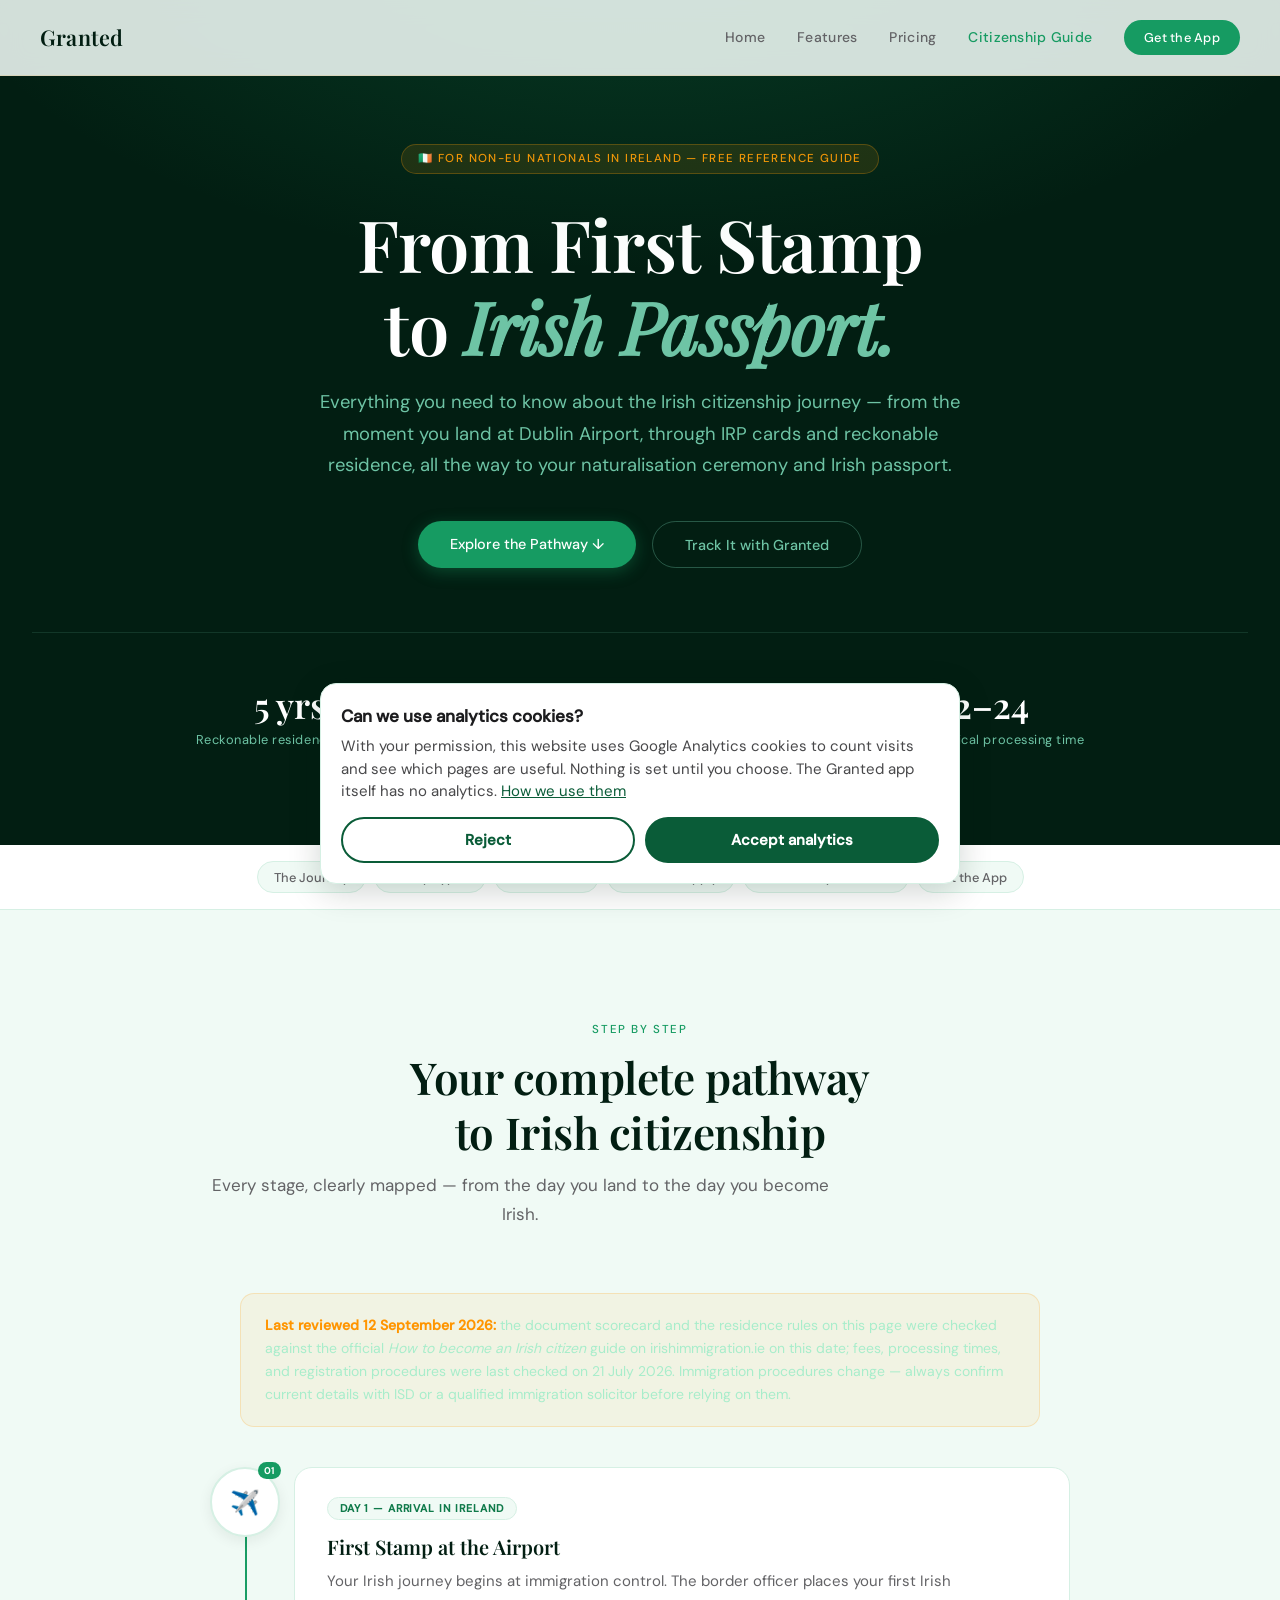
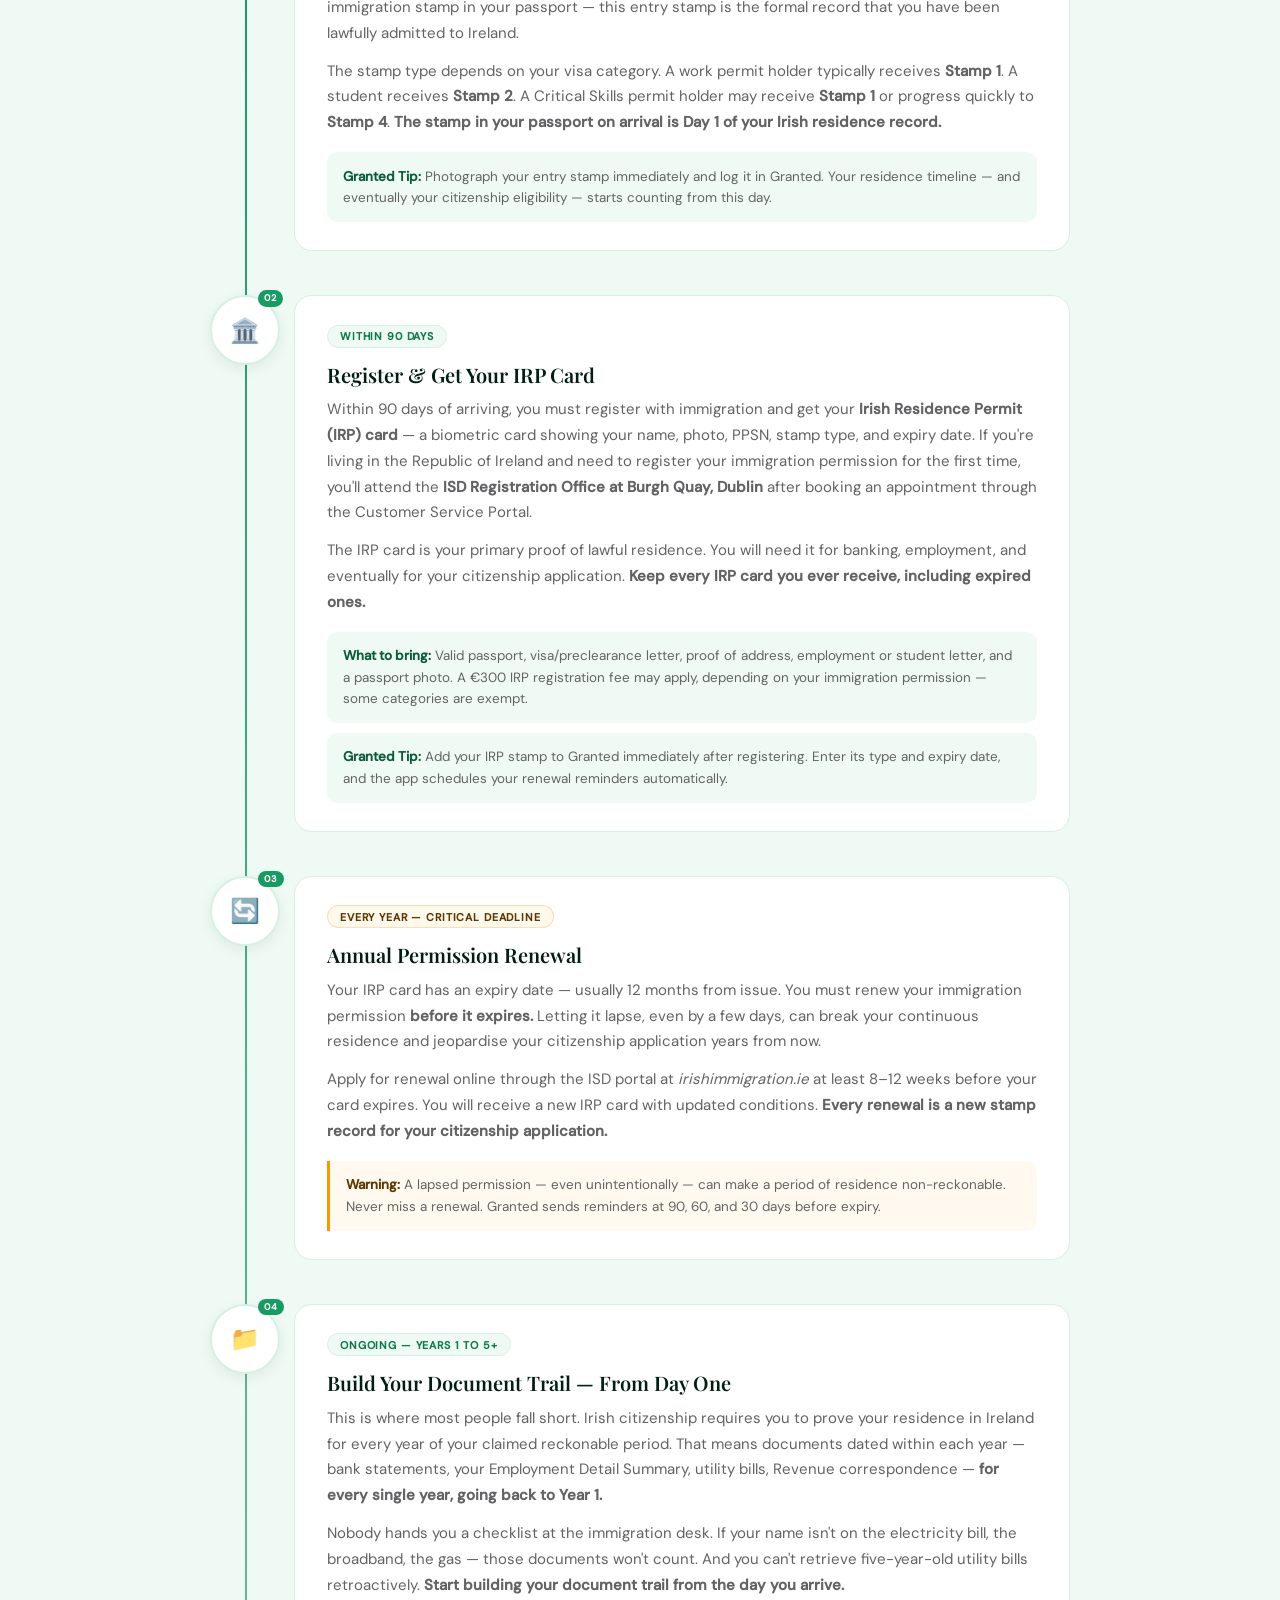
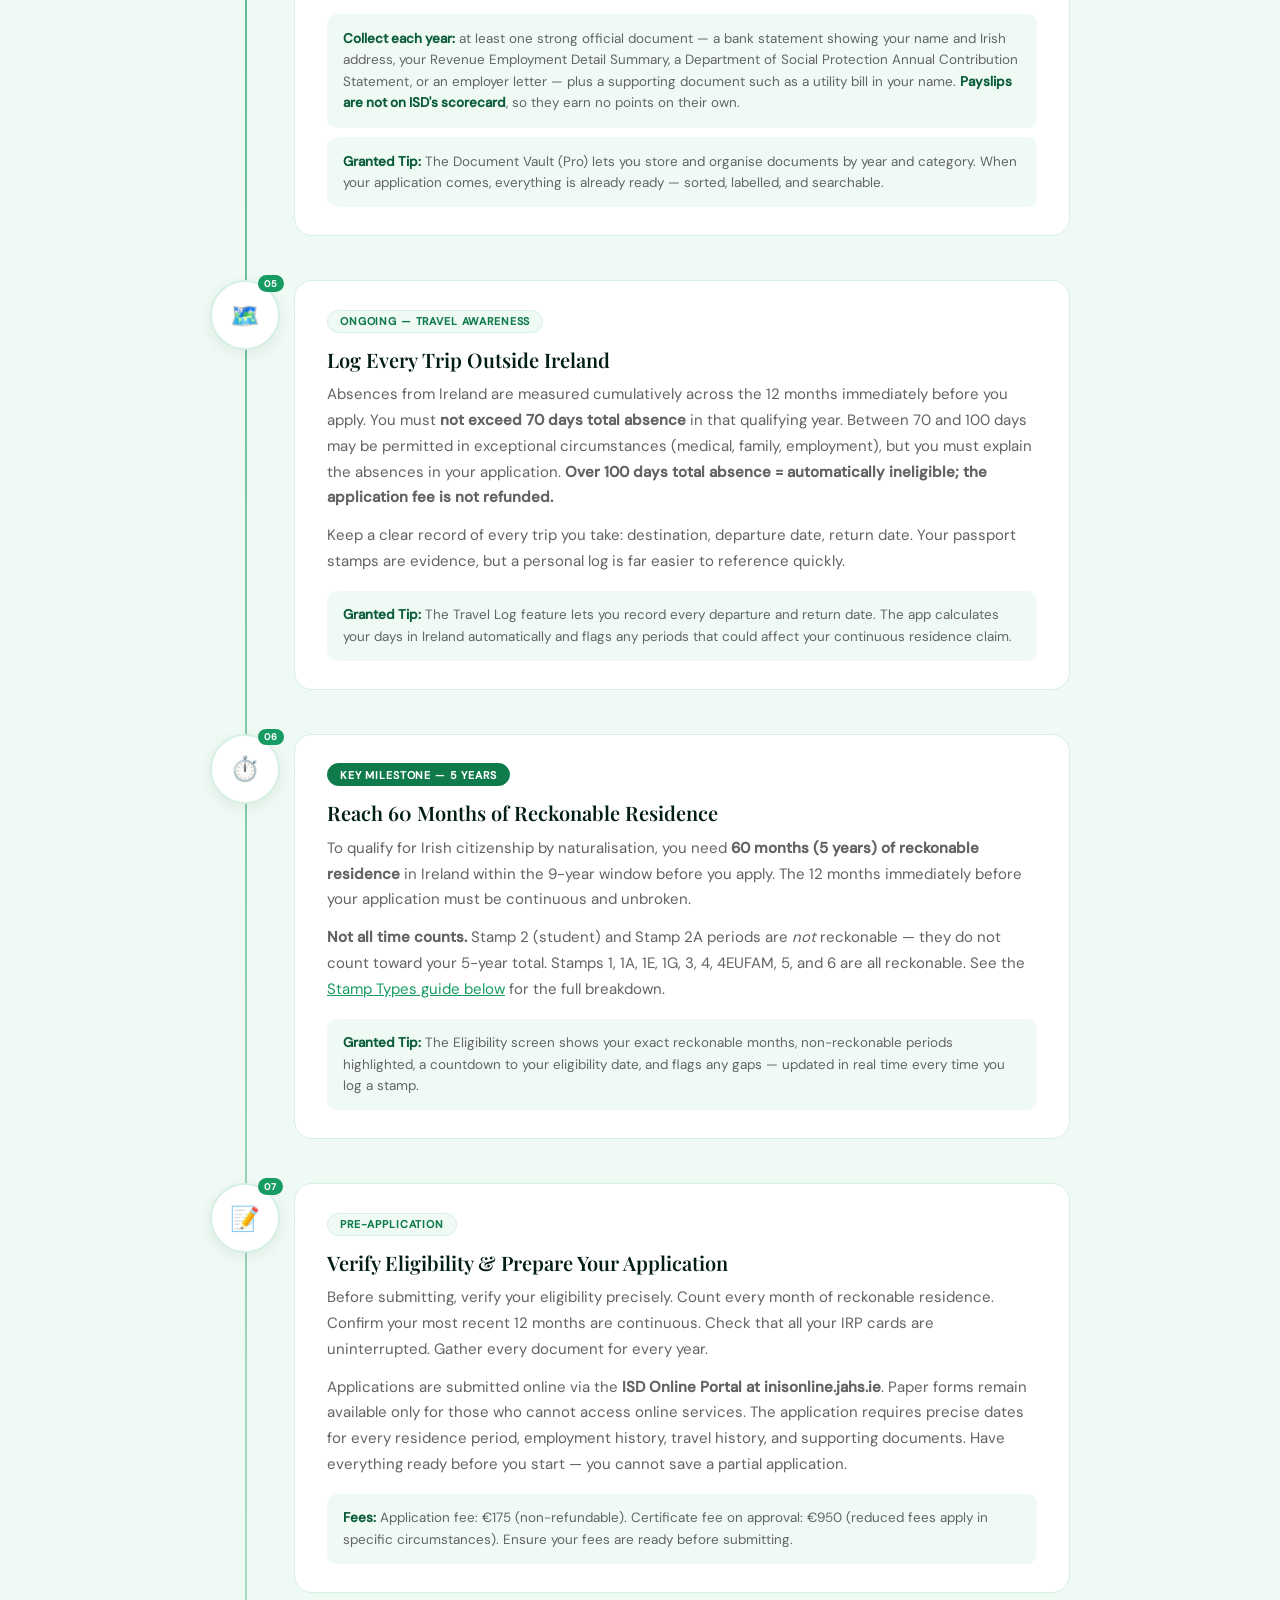
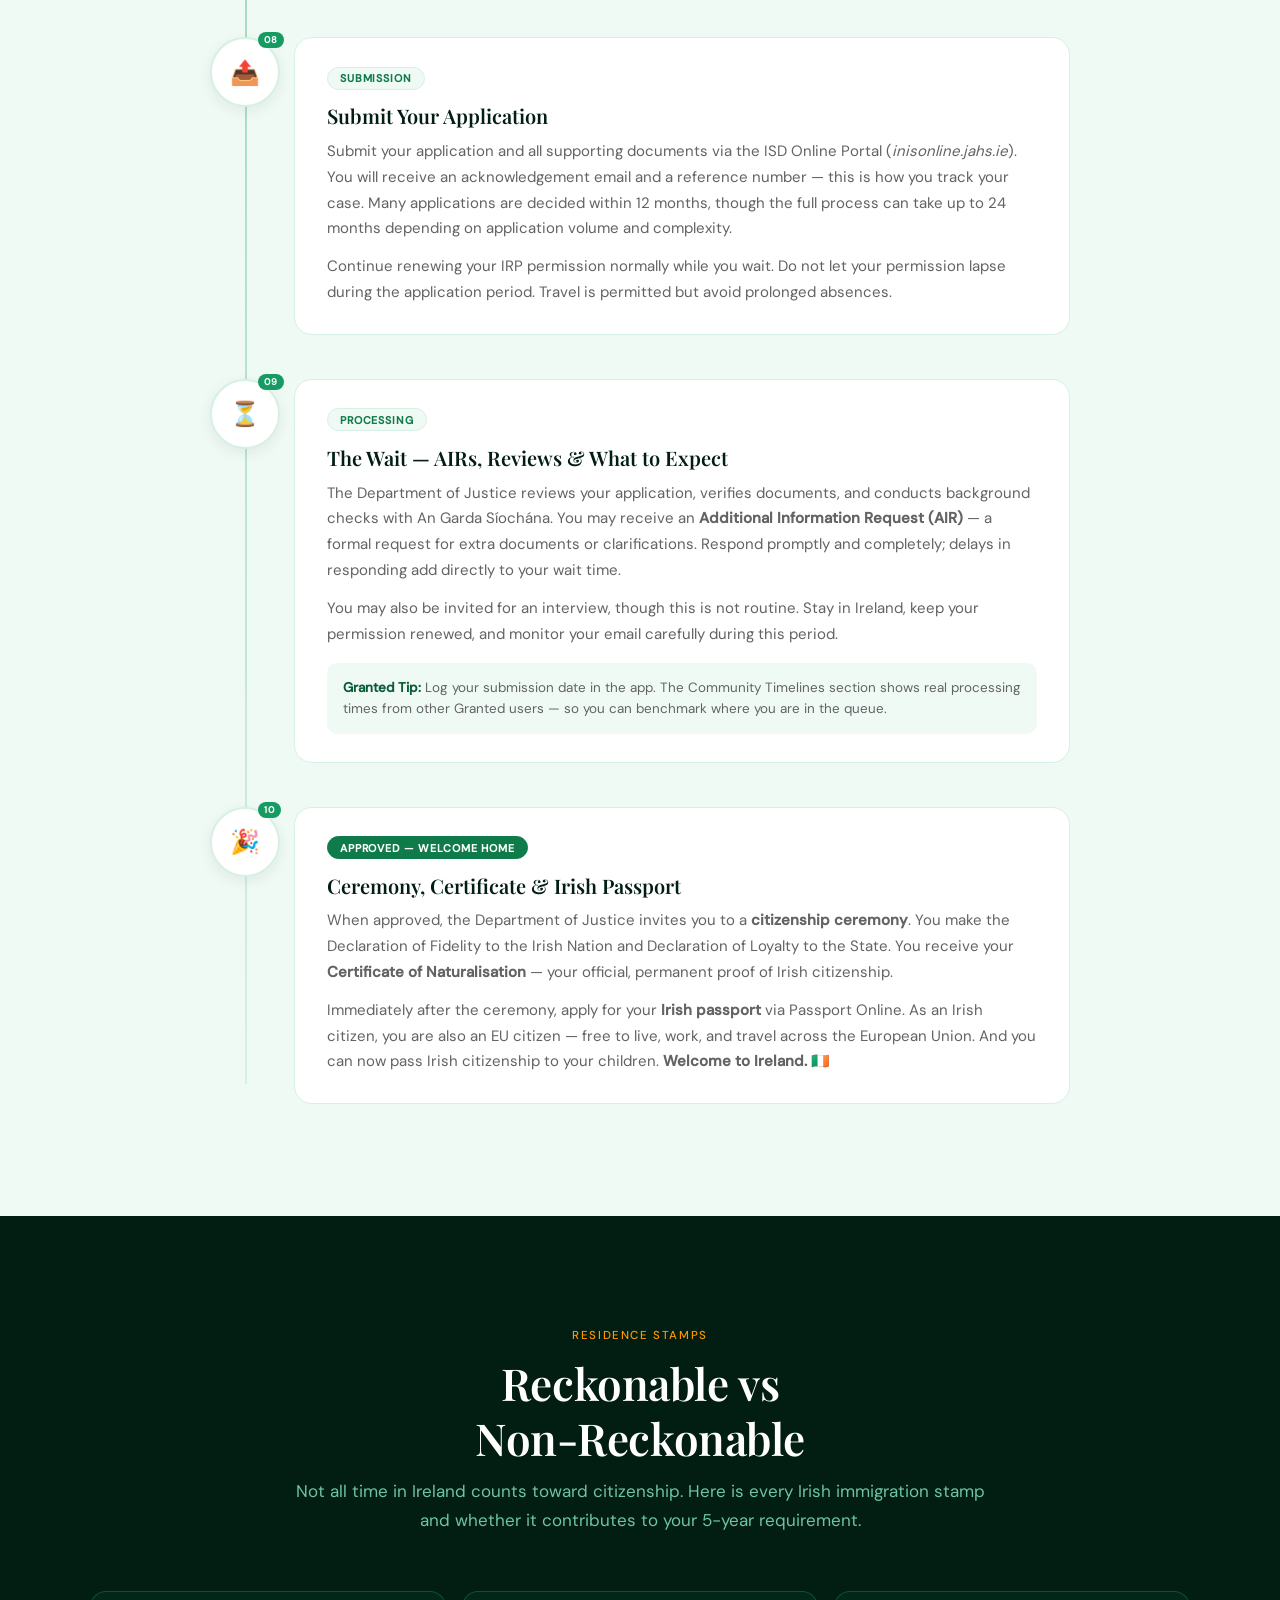
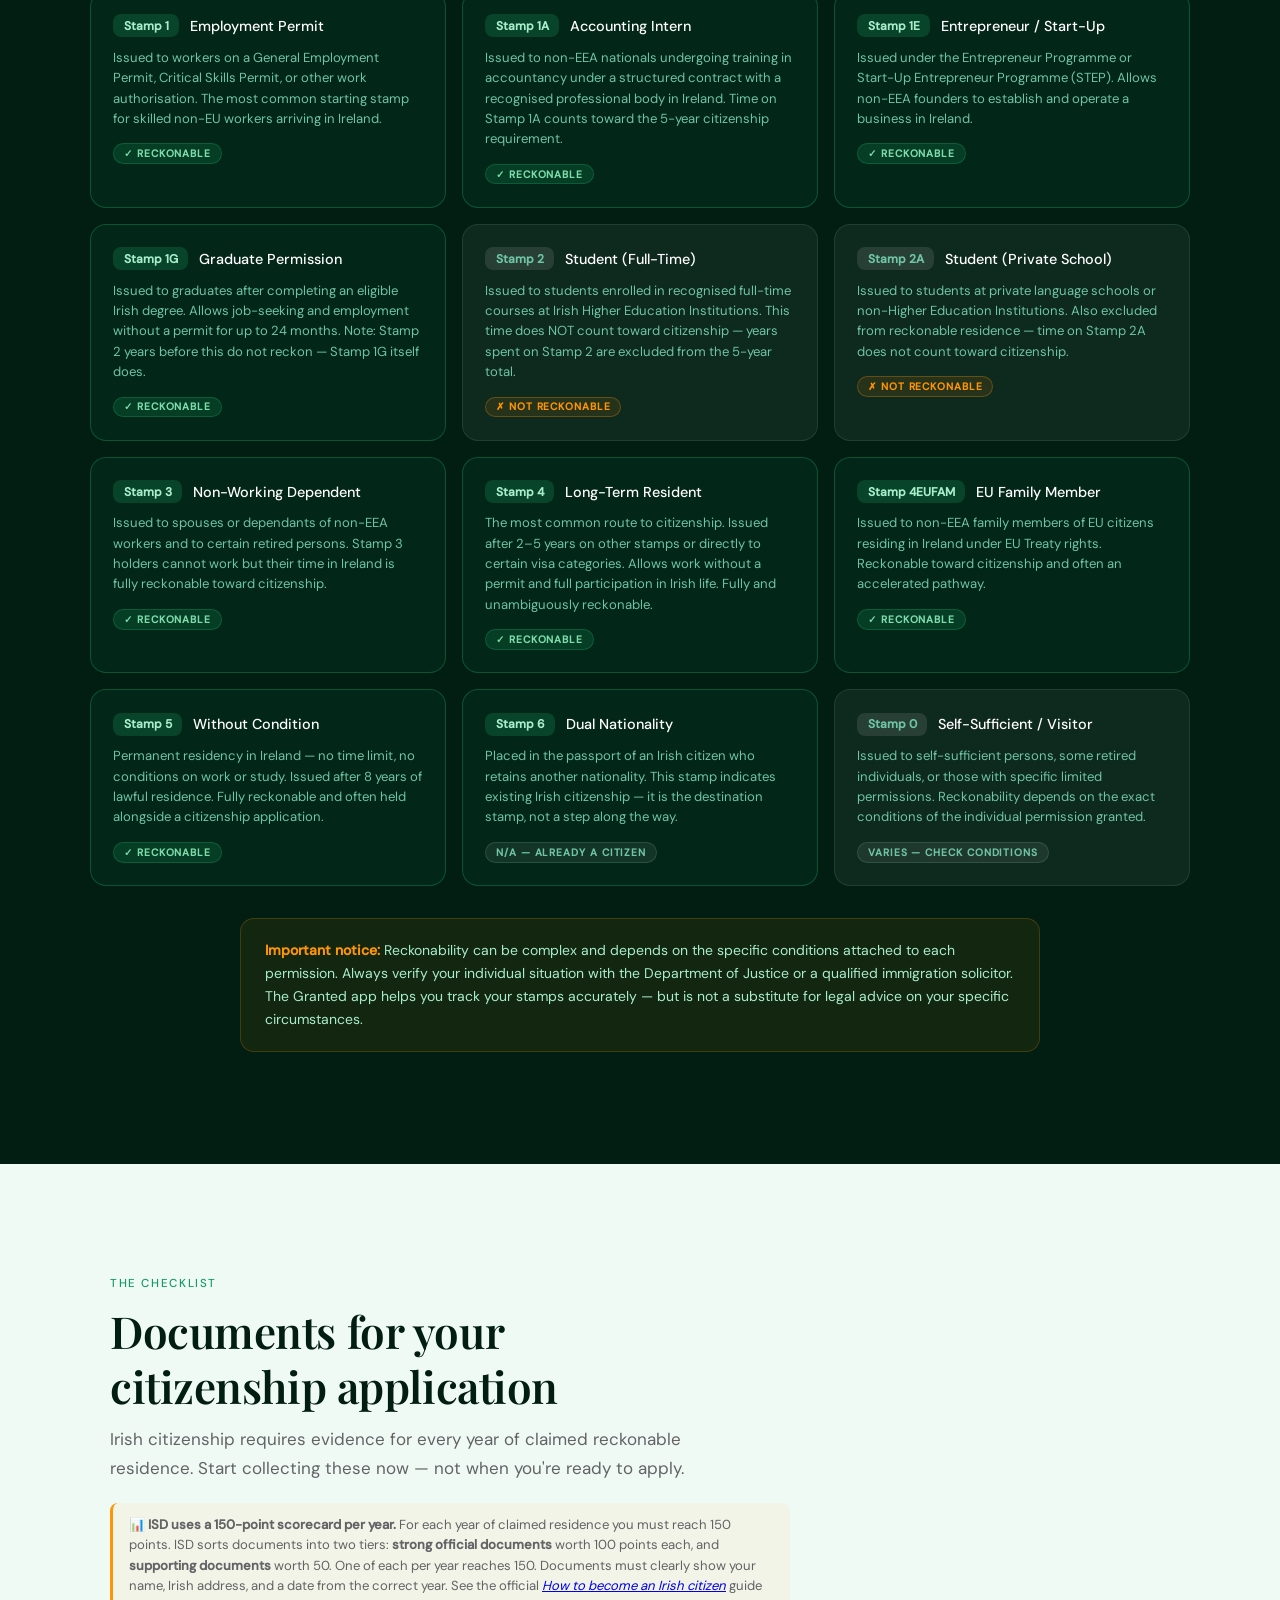
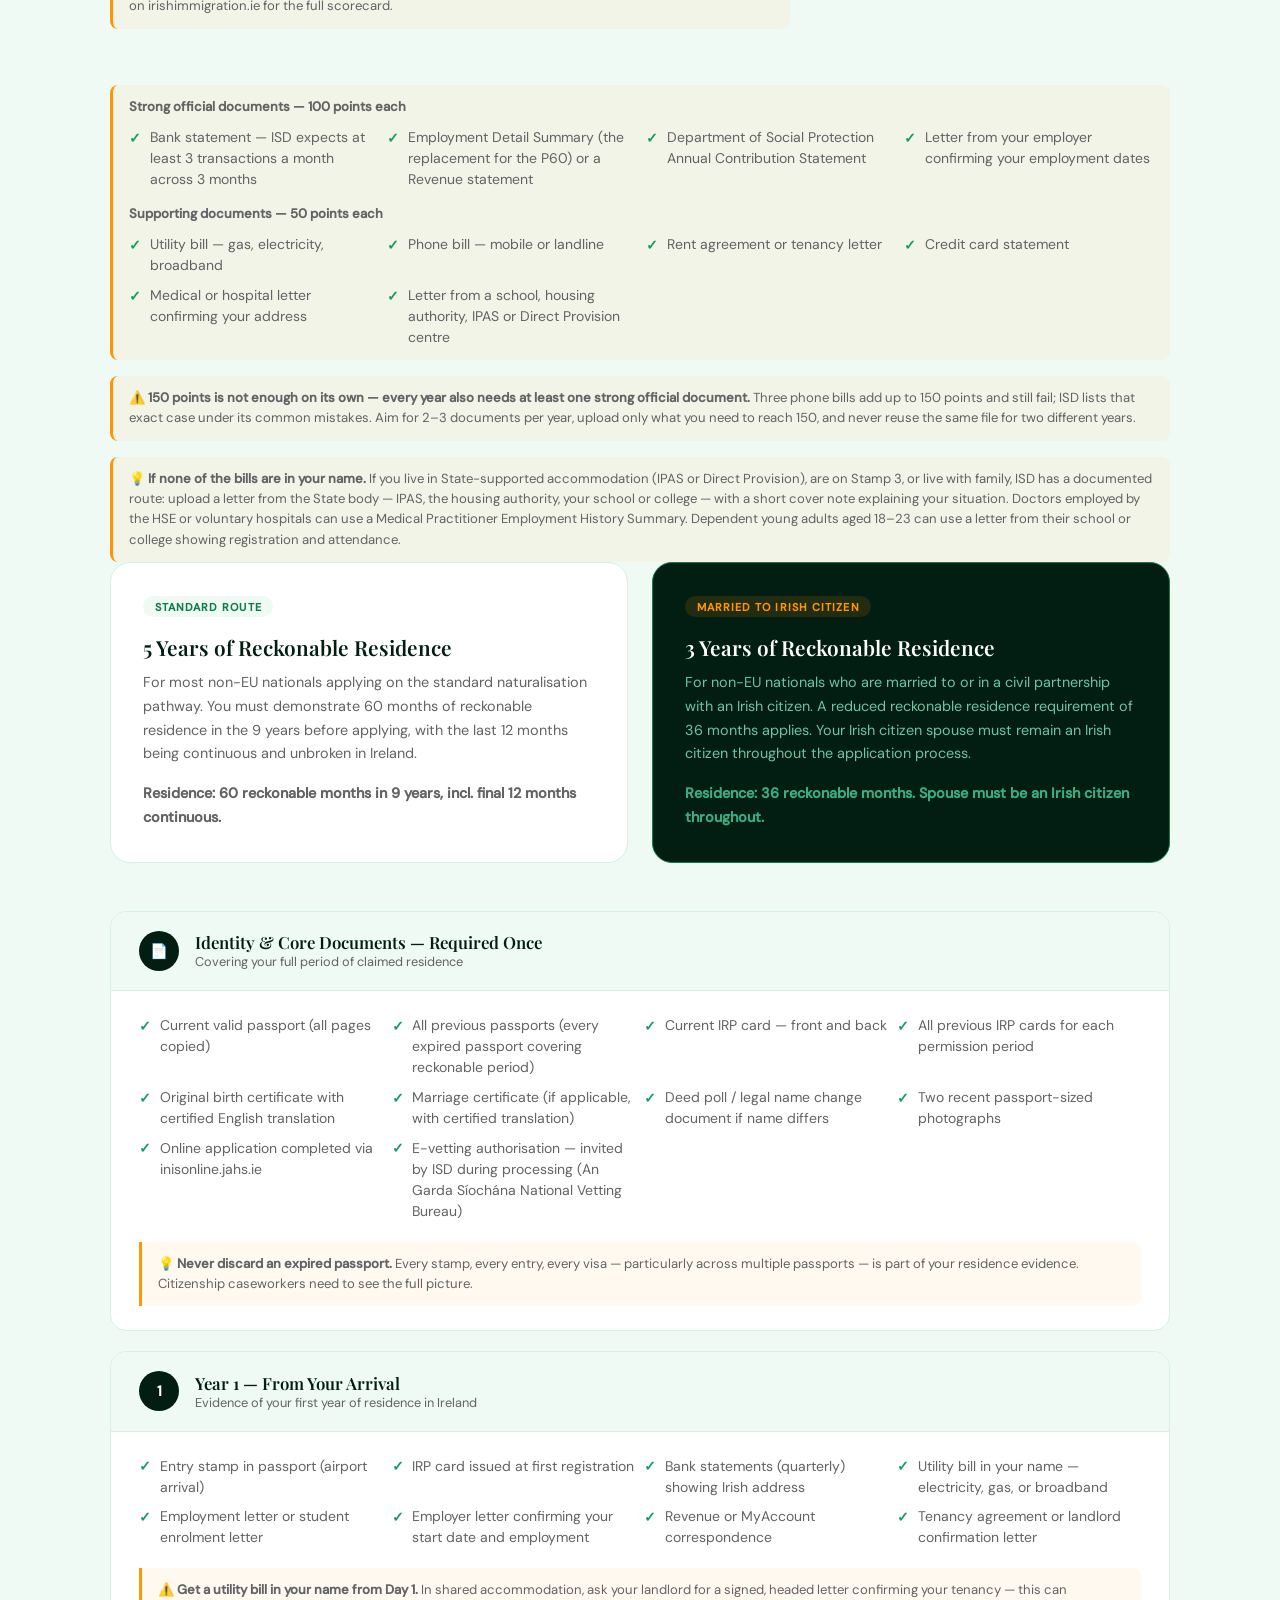
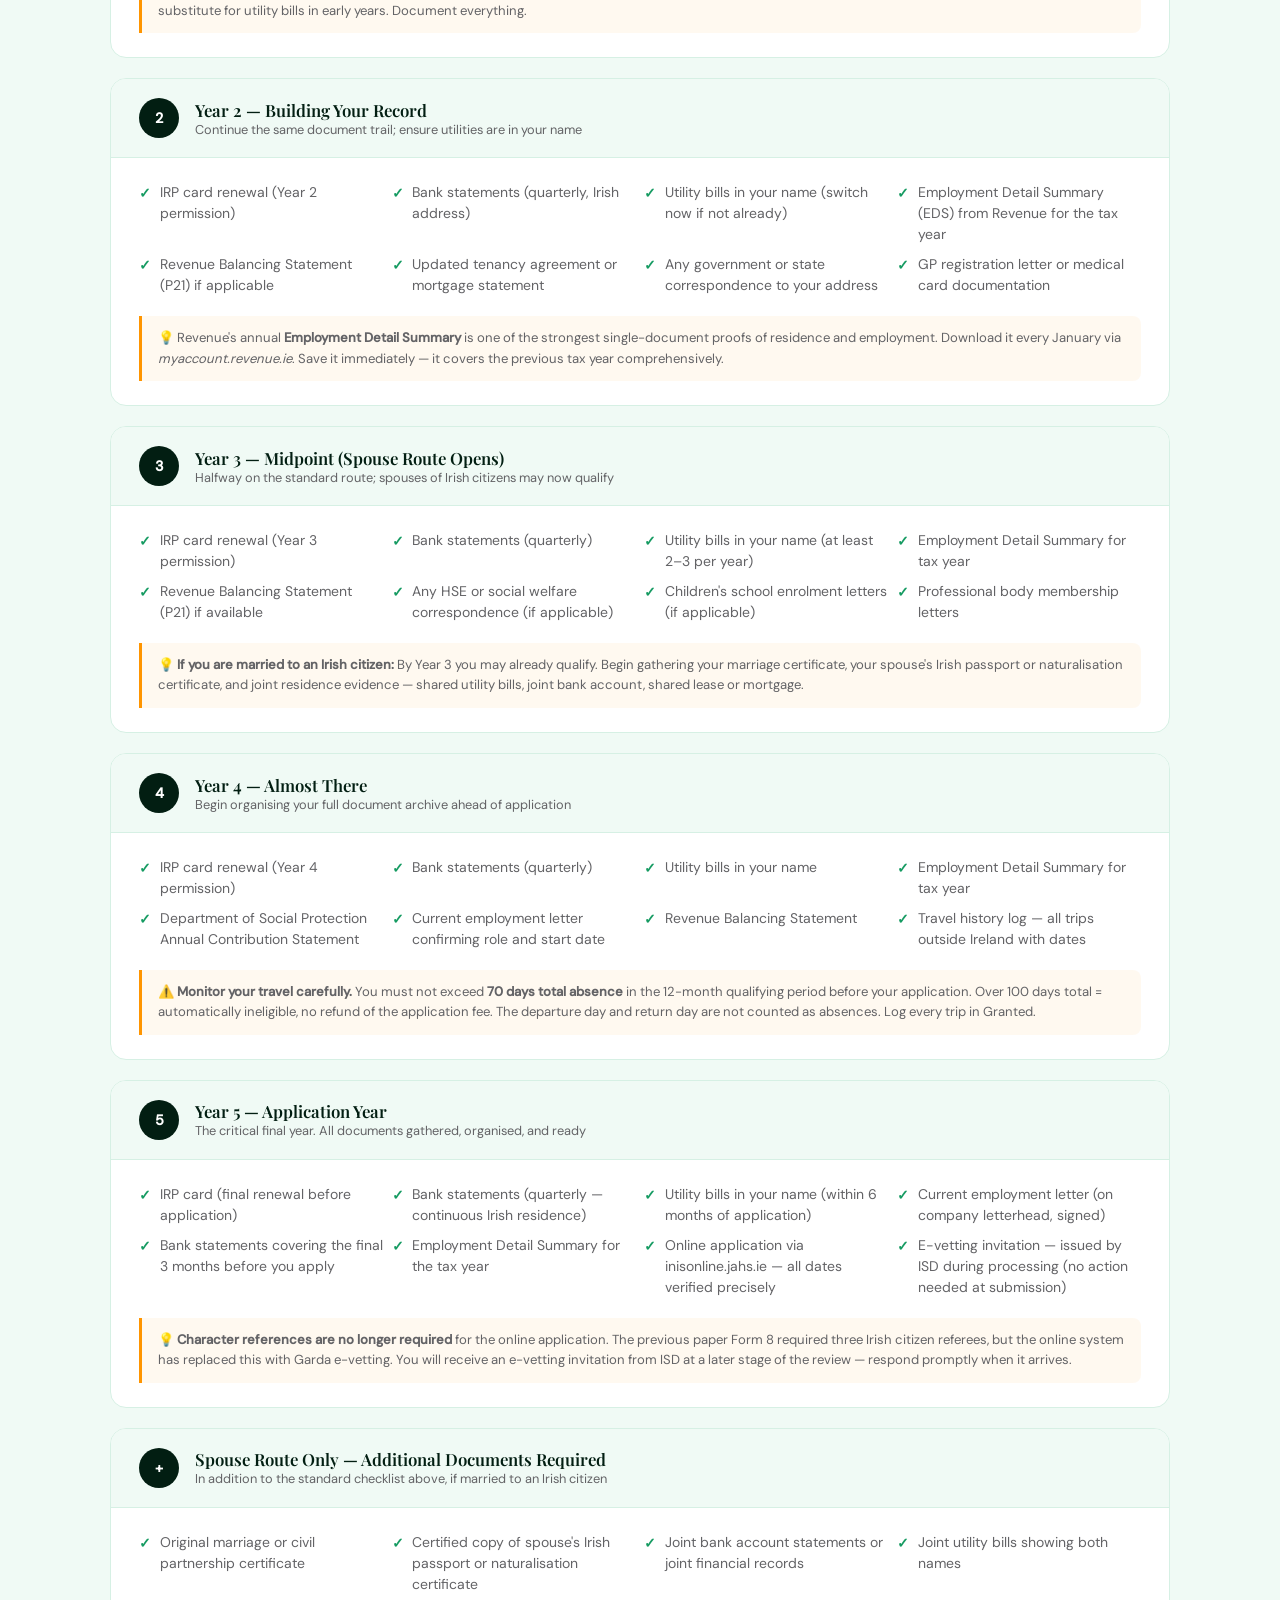
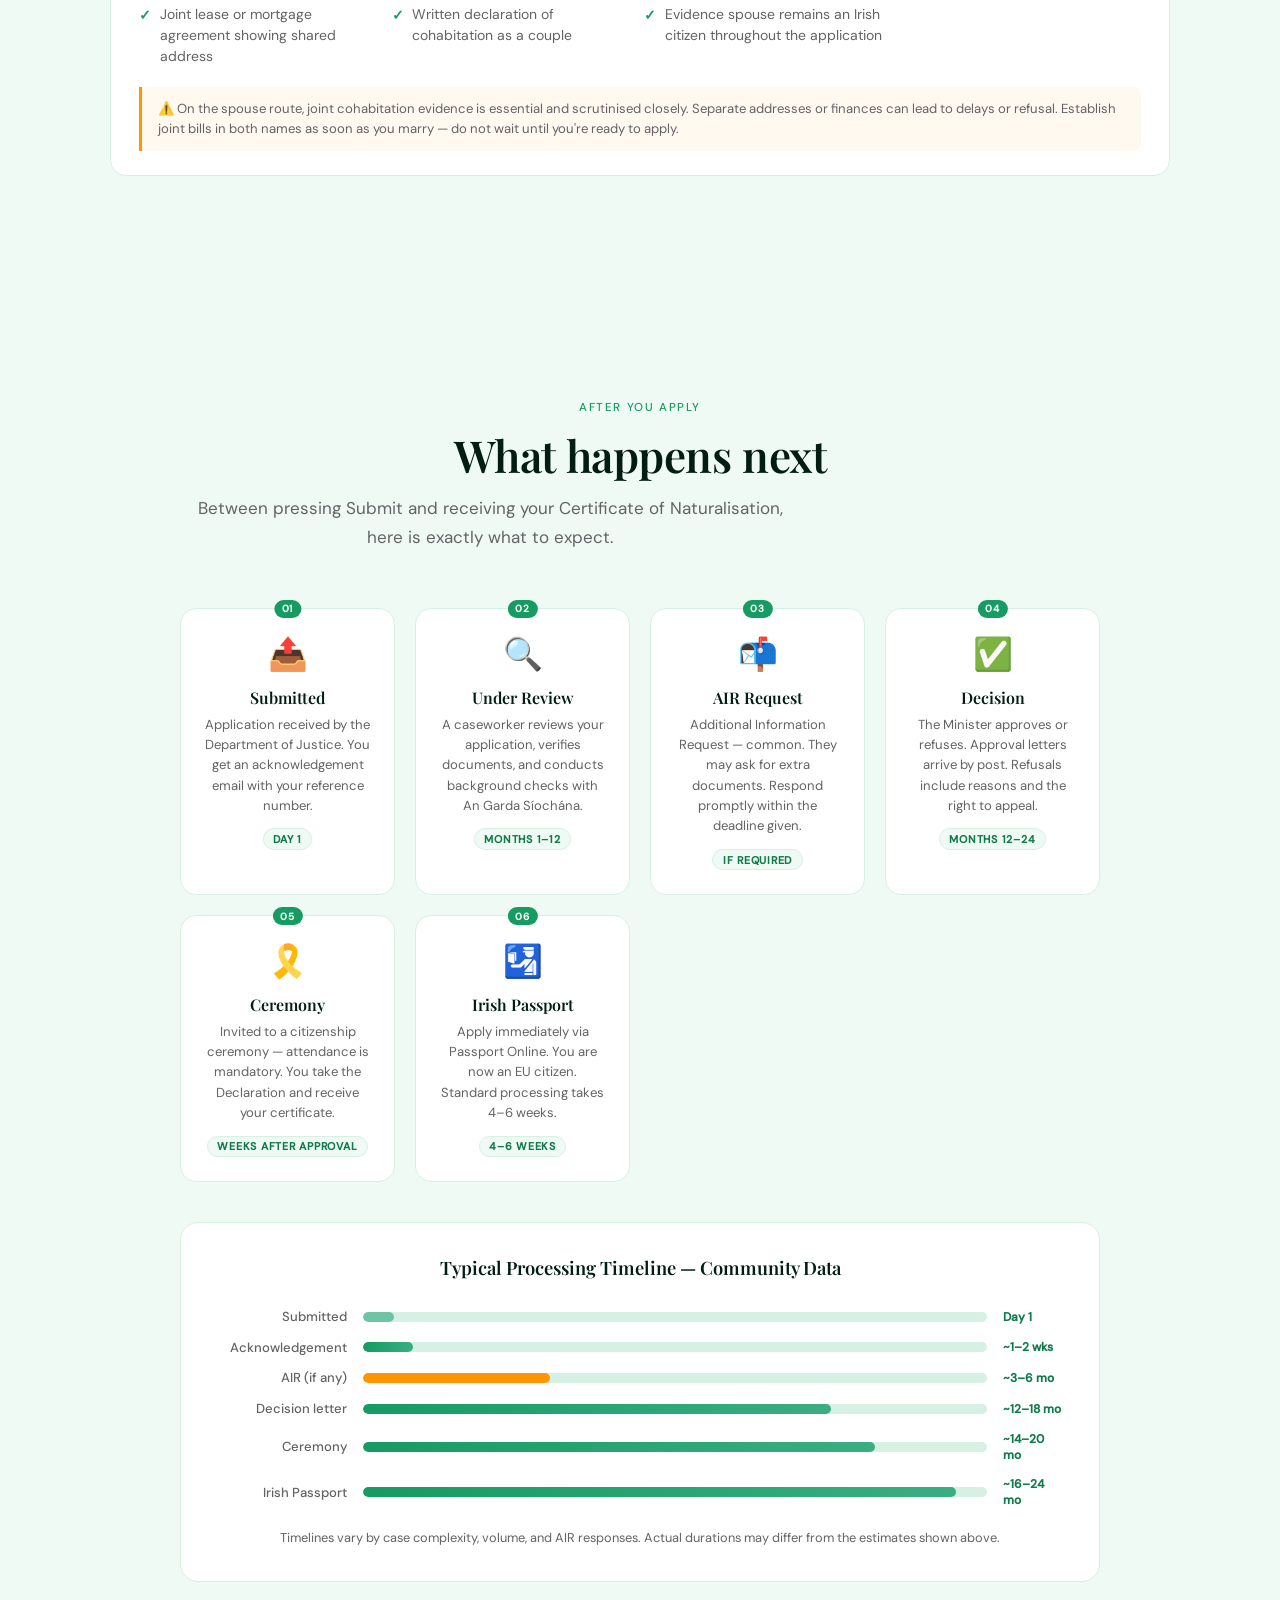
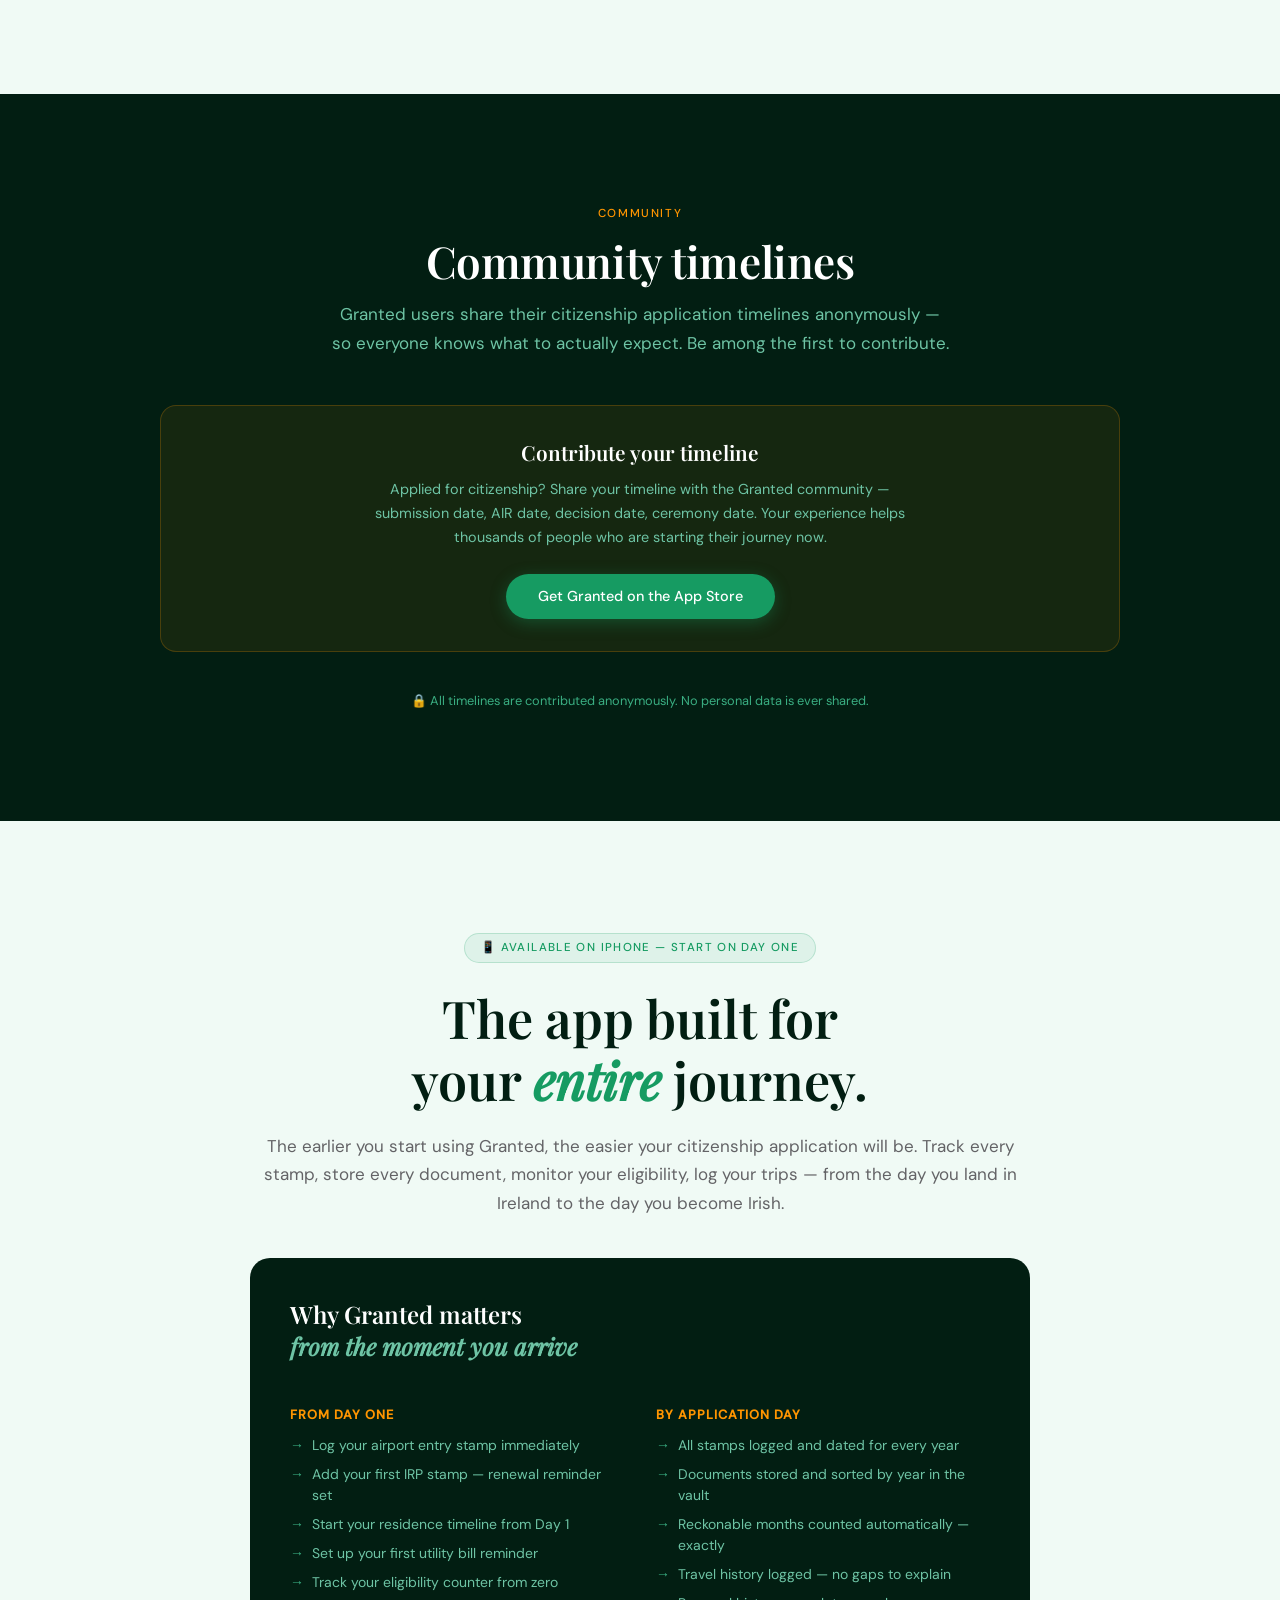
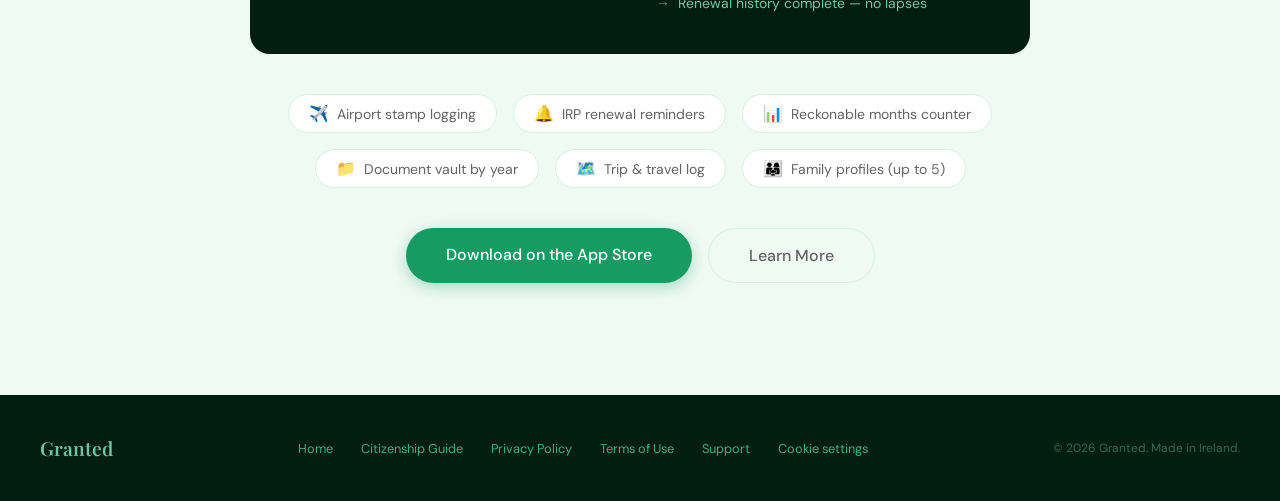
<file: citizenship.html>
<!DOCTYPE html>
<html lang="en">
<head>
  <meta charset="UTF-8" />
  <meta name="viewport" content="width=device-width, initial-scale=1.0" />
  <title>Irish Citizenship Pathway — Granted</title>
  <meta name="description" content="Your complete guide to Irish citizenship. From your first stamp at the airport to receiving your Irish passport — every step, every document, every milestone explained." />
  <link rel="stylesheet" href="/fonts/fonts.css" />
  <!-- Google Analytics 4 loads only after consent: see /consent.js. The stub lets
       onclick gtag() calls queue harmlessly until then. -->
  <script>window.dataLayer = window.dataLayer || []; function gtag(){dataLayer.push(arguments);}</script>
  <script src="/consent.js" defer></script>
  <style>
    *, *::before, *::after { box-sizing: border-box; margin: 0; padding: 0; }

    :root {
      --green-900:    #021E12;
      --green-700:    #0A5C38;
      --green-600:    #0F7A4A;
      --green-500:    #169B62;
      --green-400:    #3AAE82;
      --green-300:    #6EC4A5;
      --green-100:    #D6F0E4;
      --green-50:     #F0FAF5;
      --amber:        #FF9500;
      --amber-800:    #5C3900;
      --neutral-900:  #1C1C1E;
      --neutral-700:  #48484A;
      --neutral-600:  #636366;
      --neutral-100:  #F2F2F7;
      --white:        #ffffff;
      --green-deep:   var(--green-900);
      --green-mid:    var(--green-700);
      --green-light:  var(--green-500);
      --gold:         var(--amber);
      --cream:        var(--green-50);
      --cream-dim:    var(--green-100);
      --text-main:    var(--neutral-900);
      --text-muted:   var(--neutral-600);
    }

    html { scroll-behavior: smooth; }
    body {
      font-family: 'DM Sans', sans-serif;
      background: var(--cream);
      color: var(--text-main);
      -webkit-font-smoothing: antialiased;
    }

    /* ── NAV ── */
    nav {
      position: fixed; top: 0; left: 0; right: 0; z-index: 100;
      display: flex; align-items: center; justify-content: space-between;
      padding: 1.25rem 2.5rem;
      background: rgba(240,250,245,0.88);
      backdrop-filter: blur(12px);
      border-bottom: 1px solid rgba(255,149,0,0.14);
    }
    .nav-logo {
      font-family: 'Playfair Display', serif;
      font-size: 1.35rem; font-weight: 600;
      color: var(--green-deep); text-decoration: none;
      letter-spacing: 0.01em;
    }
    .nav-links { display: flex; gap: 2rem; align-items: center; }
    .nav-links a {
      font-size: 0.875rem; font-weight: 500;
      color: var(--text-muted); text-decoration: none;
      letter-spacing: 0.02em; transition: color 0.2s;
    }
    .nav-links a:hover { color: var(--green-deep); }
    .nav-links a.active { color: var(--green-500); }
    .nav-cta {
      font-size: 0.8rem !important; font-weight: 500 !important;
      color: var(--white) !important;
      background: var(--green-500);
      padding: 0.55rem 1.25rem;
      border-radius: 100px;
      transition: background 0.2s !important;
    }
    .nav-cta:hover { background: var(--green-600) !important; color: var(--white) !important; }
    @media (max-width: 720px) { .nav-links { display: none; } }

    /* ── HERO ── */
    .pathway-hero {
      background: var(--green-deep);
      padding: 9rem 2rem 6rem;
      text-align: center;
      position: relative;
      overflow: hidden;
    }
    .pathway-hero::before {
      content: '';
      position: absolute; inset: 0;
      background: radial-gradient(ellipse 80% 60% at 50% -10%, rgba(22,155,98,0.25) 0%, transparent 70%);
      pointer-events: none;
    }
    .pathway-hero .badge {
      display: inline-block;
      font-size: 0.72rem; font-weight: 500;
      letter-spacing: 0.12em; text-transform: uppercase;
      color: var(--gold);
      background: rgba(255,149,0,0.12);
      border: 1px solid rgba(255,149,0,0.28);
      border-radius: 100px;
      padding: 0.4rem 1rem;
      margin-bottom: 1.75rem;
    }
    .pathway-hero h1 {
      font-family: 'Playfair Display', serif;
      font-size: clamp(2.4rem, 6vw, 4.5rem);
      font-weight: 600; color: var(--white);
      line-height: 1.15; margin-bottom: 1.25rem;
      letter-spacing: -0.01em;
    }
    .pathway-hero h1 em { font-style: italic; color: var(--green-300); }
    .pathway-hero .hero-sub {
      font-size: clamp(1rem, 2vw, 1.15rem);
      color: var(--green-300); max-width: 640px;
      margin: 0 auto 2.5rem; line-height: 1.7;
    }
    .hero-cta-group {
      display: flex; gap: 1rem; justify-content: center; flex-wrap: wrap;
    }
    .btn-primary {
      background: var(--green-500); color: var(--white);
      font-family: 'DM Sans', sans-serif;
      font-size: 0.9rem; font-weight: 500;
      padding: 0.85rem 2rem; border-radius: 100px;
      text-decoration: none;
      box-shadow: 0 4px 16px rgba(22,155,98,0.35);
      transition: background 0.2s, transform 0.2s;
      display: inline-block;
    }
    .btn-primary:hover { background: var(--green-600); transform: translateY(-2px); }
    .btn-outline {
      background: transparent; color: var(--green-300);
      font-family: 'DM Sans', sans-serif;
      font-size: 0.9rem; font-weight: 500;
      padding: 0.85rem 2rem; border-radius: 100px;
      border: 1.5px solid rgba(110,196,165,0.35);
      text-decoration: none;
      transition: border-color 0.2s, color 0.2s;
      display: inline-block;
    }
    .btn-outline:hover { border-color: var(--green-300); color: var(--white); }

    /* ── HERO STATS ── */
    .hero-stats {
      display: flex; justify-content: center; gap: 3rem; flex-wrap: wrap;
      margin-top: 4rem;
      padding-top: 3rem;
      border-top: 1px solid rgba(110,196,165,0.15);
    }
    .hero-stat { text-align: center; }
    .hero-stat .num {
      font-family: 'Playfair Display', serif;
      font-size: 2.2rem; font-weight: 600;
      color: var(--white); display: block;
    }
    .hero-stat .lbl {
      font-size: 0.8rem; color: var(--green-300);
      letter-spacing: 0.04em;
    }

    /* ── SHARED ── */
    .section-label {
      font-size: 0.72rem; font-weight: 500;
      letter-spacing: 0.14em; text-transform: uppercase;
      color: var(--green-500); margin-bottom: 0.75rem;
    }
    .section-title {
      font-family: 'Playfair Display', serif;
      font-size: clamp(1.8rem, 4vw, 2.75rem);
      font-weight: 600; color: var(--green-deep);
      line-height: 1.25; letter-spacing: -0.01em;
    }
    .section-sub {
      font-size: 1.0625rem; color: var(--text-muted);
      line-height: 1.7; max-width: 620px;
      margin-top: 0.75rem;
    }

    /* ── QUICK NAV ── */
    .quick-nav {
      background: var(--white);
      border-bottom: 1.5px solid var(--cream-dim);
      padding: 1rem 2rem;
      display: flex; gap: 0.5rem; flex-wrap: wrap;
      justify-content: center;
      position: sticky; top: 72px; z-index: 90;
    }
    .quick-nav a {
      font-size: 0.8rem; font-weight: 500;
      color: var(--text-muted); text-decoration: none;
      padding: 0.4rem 1rem; border-radius: 100px;
      border: 1.5px solid var(--cream-dim);
      background: var(--cream);
      transition: all 0.2s;
      white-space: nowrap;
    }
    .quick-nav a:hover {
      color: var(--green-deep);
      border-color: var(--green-300);
      background: var(--white);
    }

    /* ── JOURNEY SECTION ── */
    .journey-section {
      padding: 7rem 2rem;
    }
    .journey-inner {
      max-width: 860px; margin: 0 auto;
    }
    .journey-header {
      text-align: center; margin-bottom: 4rem;
    }

    .timeline { position: relative; list-style: none; }
    .timeline::before {
      content: '';
      position: absolute;
      left: 35px; top: 36px; bottom: 20px;
      width: 2px;
      background: linear-gradient(to bottom, var(--green-500) 0%, var(--green-100) 100%);
    }
    .timeline-item {
      position: relative;
      padding: 0 0 2.75rem 5.25rem;
    }
    .timeline-item:last-child { padding-bottom: 0; }

    .tl-icon {
      position: absolute; left: 0; top: 0;
      width: 70px; height: 70px;
      border-radius: 50%;
      background: var(--white);
      border: 2.5px solid var(--cream-dim);
      display: flex; align-items: center; justify-content: center;
      font-size: 1.5rem;
      box-shadow: 0 4px 14px rgba(2,30,18,0.07);
      z-index: 1;
      transition: border-color 0.2s, box-shadow 0.2s;
    }
    .timeline-item:hover .tl-icon {
      border-color: var(--green-400);
      box-shadow: 0 6px 20px rgba(22,155,98,0.16);
    }
    .tl-step {
      position: absolute; left: 48px; top: -5px;
      background: var(--green-500); color: var(--white);
      font-size: 0.58rem; font-weight: 700; letter-spacing: 0.04em;
      padding: 0.14rem 0.4rem; border-radius: 100px; z-index: 2;
    }
    .tl-box {
      background: var(--white);
      border: 1.5px solid var(--cream-dim);
      border-radius: 18px;
      padding: 1.75rem 2rem;
      transition: border-color 0.2s, box-shadow 0.2s;
    }
    .timeline-item:hover .tl-box {
      border-color: var(--green-200, #A8D5BE);
      box-shadow: 0 4px 20px rgba(22,155,98,0.09);
    }
    .tl-tag {
      display: inline-block;
      font-size: 0.67rem; font-weight: 600;
      letter-spacing: 0.08em; text-transform: uppercase;
      color: var(--green-600);
      background: var(--cream);
      border: 1px solid var(--green-100);
      border-radius: 100px;
      padding: 0.22rem 0.75rem;
      margin-bottom: 0.8rem;
    }
    .tl-tag.amber {
      color: var(--amber-800);
      background: rgba(255,149,0,0.07);
      border-color: rgba(255,149,0,0.25);
    }
    .tl-tag.milestone {
      color: var(--white);
      background: var(--green-600);
      border-color: var(--green-600);
    }
    .tl-box h3 {
      font-family: 'Playfair Display', serif;
      font-size: 1.25rem; font-weight: 600;
      color: var(--green-deep); margin-bottom: 0.6rem;
    }
    .tl-box p {
      font-size: 0.9375rem; color: var(--text-muted);
      line-height: 1.72; margin-bottom: 0.75rem;
    }
    .tl-box p:last-child { margin-bottom: 0; }
    .tl-tip {
      background: var(--cream);
      border-radius: 10px;
      padding: 0.85rem 1rem;
      margin-top: 1rem;
    }
    .tl-tip p {
      font-size: 0.84rem; color: var(--text-muted);
      margin: 0; line-height: 1.6;
    }
    .tl-tip strong { color: var(--green-700); }
    .tl-tip.amber-tip {
      background: rgba(255,149,0,0.06);
      border-left: 3px solid var(--amber);
      border-radius: 0 10px 10px 0;
    }
    .tl-tip.amber-tip strong { color: var(--amber-800); }

    /* ── STAMPS SECTION ── */
    .stamps-section {
      background: var(--green-deep);
      padding: 7rem 2rem;
    }
    .stamps-inner { max-width: 1100px; margin: 0 auto; }
    .stamps-header {
      text-align: center; max-width: 700px;
      margin: 0 auto 3.5rem;
    }
    .stamps-header .section-label { color: var(--gold); }
    .stamps-header .section-title { color: var(--white); }
    .stamps-header .section-sub { color: var(--green-300); max-width: 100%; }

    .stamps-grid {
      display: grid;
      grid-template-columns: repeat(auto-fit, minmax(270px, 1fr));
      gap: 1rem;
      margin-bottom: 2rem;
    }
    .stamp-card {
      background: rgba(255,255,255,0.05);
      border: 1.5px solid rgba(110,196,165,0.15);
      border-radius: 16px; padding: 1.4rem;
      transition: background 0.2s, border-color 0.2s;
    }
    .stamp-card:hover {
      background: rgba(255,255,255,0.09);
      border-color: rgba(110,196,165,0.32);
    }
    .stamp-card.rec {
      border-color: rgba(22,155,98,0.38);
      background: rgba(22,155,98,0.07);
    }
    .stamp-card.rec:hover { background: rgba(22,155,98,0.12); }
    .stamp-head {
      display: flex; align-items: center;
      gap: 0.7rem; margin-bottom: 0.65rem;
    }
    .stamp-pill {
      font-size: 0.75rem; font-weight: 700;
      padding: 0.22rem 0.65rem; border-radius: 8px;
      background: rgba(255,255,255,0.1);
      color: var(--green-300);
      white-space: nowrap; flex-shrink: 0;
    }
    .stamp-card.rec .stamp-pill {
      background: rgba(22,155,98,0.25); color: #A8EDCB;
    }
    .stamp-name { font-size: 0.9rem; font-weight: 500; color: var(--white); }
    .stamp-desc {
      font-size: 0.82rem; color: var(--green-300);
      line-height: 1.55; margin-bottom: 0.75rem;
    }
    .rec-badge {
      display: inline-block;
      font-size: 0.64rem; font-weight: 700;
      letter-spacing: 0.09em; text-transform: uppercase;
      padding: 0.18rem 0.6rem; border-radius: 100px;
    }
    .rec-badge.yes {
      background: rgba(22,155,98,0.2); color: #7DDCAA;
      border: 1px solid rgba(22,155,98,0.35);
    }
    .rec-badge.no {
      background: rgba(255,149,0,0.1); color: var(--amber);
      border: 1px solid rgba(255,149,0,0.28);
    }
    .rec-badge.varies {
      background: rgba(255,255,255,0.07); color: var(--green-300);
      border: 1px solid rgba(110,196,165,0.2);
    }
    .stamps-note {
      max-width: 800px; margin: 0 auto;
      background: rgba(255,149,0,0.07);
      border: 1.5px solid rgba(255,149,0,0.2);
      border-radius: 14px; padding: 1.25rem 1.5rem;
    }
    .stamps-note p {
      font-size: 0.875rem; color: #A8EDCB; line-height: 1.65;
    }
    .stamps-note strong { color: var(--gold); }

    /* ── DOCUMENTS SECTION ── */
    .docs-section {
      padding: 7rem 2rem;
    }
    .docs-inner { max-width: 1060px; margin: 0 auto; }
    .docs-header { max-width: 680px; margin-bottom: 3.5rem; }

    .type-cards {
      display: grid; grid-template-columns: 1fr 1fr;
      gap: 1.5rem; margin-bottom: 3rem;
    }
    @media (max-width: 640px) { .type-cards { grid-template-columns: 1fr; } }

    .type-card {
      background: var(--white);
      border: 1.5px solid var(--cream-dim);
      border-radius: 20px; padding: 2rem;
    }
    .type-card.dark {
      background: var(--green-deep);
      border-color: var(--green-600);
    }
    .type-lbl {
      display: inline-block;
      font-size: 0.68rem; font-weight: 700;
      letter-spacing: 0.1em; text-transform: uppercase;
      color: var(--green-600);
      background: var(--cream);
      border-radius: 100px; padding: 0.22rem 0.72rem;
      margin-bottom: 1rem;
    }
    .type-card.dark .type-lbl {
      color: var(--gold); background: rgba(255,149,0,0.12);
    }
    .type-card h3 {
      font-family: 'Playfair Display', serif;
      font-size: 1.3rem; font-weight: 600;
      color: var(--green-deep); margin-bottom: 0.6rem;
    }
    .type-card.dark h3 { color: var(--white); }
    .type-card p { font-size: 0.9rem; color: var(--text-muted); line-height: 1.65; }
    .type-card.dark p { color: var(--green-300); }
    .type-req {
      margin-top: 1rem;
      font-size: 0.8rem; font-weight: 600;
      color: var(--green-600);
    }
    .type-card.dark .type-req { color: var(--green-400); }

    .year-cards { display: flex; flex-direction: column; gap: 1.25rem; }
    .year-card {
      background: var(--white);
      border: 1.5px solid var(--cream-dim);
      border-radius: 16px; overflow: hidden;
    }
    .year-head {
      display: flex; align-items: center; gap: 1rem;
      padding: 1.2rem 1.75rem;
      background: var(--cream);
      border-bottom: 1.5px solid var(--cream-dim);
    }
    .year-num {
      width: 40px; height: 40px; border-radius: 50%;
      background: var(--green-deep); color: var(--white);
      font-size: 0.9rem; font-weight: 700;
      display: flex; align-items: center; justify-content: center;
      flex-shrink: 0;
    }
    .year-head-text h4 {
      font-family: 'Playfair Display', serif;
      font-size: 1.05rem; font-weight: 600;
      color: var(--green-deep);
    }
    .year-head-text p { font-size: 0.8rem; color: var(--text-muted); }
    .year-body { padding: 1.5rem 1.75rem; }
    .doc-list {
      list-style: none;
      display: grid;
      grid-template-columns: repeat(auto-fit, minmax(210px, 1fr));
      gap: 0.55rem;
    }
    .doc-list li {
      display: flex; align-items: flex-start; gap: 0.55rem;
      font-size: 0.875rem; color: var(--text-muted); line-height: 1.5;
    }
    .doc-list li::before {
      content: '✓';
      color: var(--green-500); font-weight: 700;
      flex-shrink: 0; margin-top: 0.05rem;
    }
    .doc-note {
      font-size: 0.82rem; color: var(--text-muted);
      background: rgba(255,149,0,0.06);
      border-left: 3px solid var(--amber);
      padding: 0.75rem 1rem;
      border-radius: 0 8px 8px 0;
      margin-top: 1.25rem; line-height: 1.55;
    }

    /* ── STAGES SECTION ── */
    .stages-section {
      background: var(--green-50);
      padding: 7rem 2rem;
    }
    .stages-inner { max-width: 920px; margin: 0 auto; }
    .stages-header { text-align: center; margin-bottom: 3.5rem; }

    .stages-grid {
      display: grid;
      grid-template-columns: repeat(auto-fit, minmax(190px, 1fr));
      gap: 1.25rem;
    }
    .stage-card {
      background: var(--white);
      border: 1.5px solid var(--cream-dim);
      border-radius: 16px; padding: 1.5rem;
      text-align: center; position: relative;
      transition: border-color 0.2s, box-shadow 0.2s;
    }
    .stage-card:hover {
      border-color: var(--green-300);
      box-shadow: 0 4px 16px rgba(22,155,98,0.1);
    }
    .stage-n {
      position: absolute; top: -9px; left: 50%;
      transform: translateX(-50%);
      background: var(--green-500); color: var(--white);
      font-size: 0.62rem; font-weight: 700; letter-spacing: 0.06em;
      padding: 0.14rem 0.5rem; border-radius: 100px;
    }
    .stage-icon { font-size: 2rem; margin-bottom: 0.75rem; display: block; }
    .stage-card h4 {
      font-family: 'Playfair Display', serif;
      font-size: 1rem; font-weight: 600;
      color: var(--green-deep); margin-bottom: 0.4rem;
    }
    .stage-card p { font-size: 0.82rem; color: var(--text-muted); line-height: 1.55; }
    .stage-dur {
      display: inline-block; margin-top: 0.75rem;
      font-size: 0.67rem; font-weight: 600;
      letter-spacing: 0.07em; text-transform: uppercase;
      color: var(--green-600);
      background: var(--cream);
      border: 1px solid var(--green-100);
      border-radius: 100px; padding: 0.18rem 0.6rem;
    }

    .proc-bar-section {
      margin-top: 2.5rem;
      background: var(--white);
      border: 1.5px solid var(--cream-dim);
      border-radius: 18px; padding: 2rem 2.25rem;
    }
    .proc-bar-section h3 {
      font-family: 'Playfair Display', serif;
      font-size: 1.15rem; font-weight: 600;
      color: var(--green-deep); text-align: center; margin-bottom: 1.75rem;
    }
    .pb-rows { display: flex; flex-direction: column; gap: 0.85rem; }
    .pb-row {
      display: grid; grid-template-columns: 130px 1fr 60px;
      align-items: center; gap: 1rem;
    }
    .pb-lbl { font-size: 0.82rem; font-weight: 500; color: var(--text-muted); text-align: right; }
    .pb-outer {
      background: var(--cream-dim); border-radius: 100px;
      height: 10px; overflow: hidden;
    }
    .pb-inner {
      height: 100%; border-radius: 100px;
      background: linear-gradient(90deg, var(--green-500), var(--green-400));
    }
    .pb-val { font-size: 0.75rem; font-weight: 600; color: var(--green-600); }
    .proc-note {
      font-size: 0.8rem; color: var(--text-muted);
      text-align: center; margin-top: 1.25rem; line-height: 1.6;
    }
    .proc-note a { color: var(--green-500); text-decoration: none; }

    /* ── COMMUNITY SECTION ── */
    .community-section {
      background: var(--green-deep);
      padding: 7rem 2rem;
      text-align: center;
    }
    .community-inner { max-width: 960px; margin: 0 auto; }
    .community-section .section-label { color: var(--gold); }
    .community-section .section-title { color: var(--white); margin: 0 auto; }
    .community-section .section-sub {
      color: var(--green-300); margin: 0.75rem auto 3rem;
    }

    .comm-cards {
      display: grid;
      grid-template-columns: repeat(auto-fit, minmax(240px, 1fr));
      gap: 1.25rem; margin-bottom: 2.5rem;
    }
    .comm-card {
      background: rgba(255,255,255,0.06);
      border: 1.5px solid rgba(110,196,165,0.18);
      border-radius: 16px; padding: 1.75rem;
      text-align: left;
      transition: background 0.2s, border-color 0.2s;
    }
    .comm-card:hover {
      background: rgba(255,255,255,0.1);
      border-color: rgba(110,196,165,0.38);
    }
    .comm-quote { font-size: 1.5rem; margin-bottom: 0.75rem; display: block; }
    .comm-card p {
      font-size: 0.875rem; color: var(--green-300);
      line-height: 1.65; font-style: italic;
    }
    .comm-person {
      margin-top: 1rem; font-size: 0.78rem;
      font-weight: 500; color: var(--green-400);
      font-style: normal;
    }
    .comm-contribute {
      background: rgba(255,149,0,0.08);
      border: 1.5px solid rgba(255,149,0,0.22);
      border-radius: 16px; padding: 2rem;
      margin-bottom: 2.5rem; text-align: center;
    }
    .comm-contribute h3 {
      font-family: 'Playfair Display', serif;
      font-size: 1.3rem; font-weight: 600;
      color: var(--white); margin-bottom: 0.75rem;
    }
    .comm-contribute p {
      font-size: 0.9rem; color: var(--green-300);
      line-height: 1.65; max-width: 560px; margin: 0 auto 1.5rem;
    }
    .comm-privacy {
      font-size: 0.8rem; color: var(--green-400);
      margin-top: 1.5rem;
    }

    /* ── APP CTA ── */
    .app-cta-section {
      padding: 7rem 2rem;
      background: var(--cream); text-align: center;
    }
    .app-cta-inner { max-width: 780px; margin: 0 auto; }
    .app-badge {
      display: inline-block;
      font-size: 0.72rem; font-weight: 500;
      letter-spacing: 0.12em; text-transform: uppercase;
      color: var(--green-500);
      background: rgba(22,155,98,0.08);
      border: 1px solid rgba(22,155,98,0.2);
      border-radius: 100px; padding: 0.4rem 1rem;
      margin-bottom: 1.5rem;
    }
    .app-cta-section h2 {
      font-family: 'Playfair Display', serif;
      font-size: clamp(2rem, 4.5vw, 3.25rem);
      font-weight: 600; color: var(--green-deep);
      line-height: 1.2; margin-bottom: 1.25rem;
    }
    .app-cta-section h2 em { font-style: italic; color: var(--green-500); }
    .app-cta-section .app-sub {
      font-size: 1.0625rem; color: var(--text-muted);
      line-height: 1.7; margin-bottom: 2.5rem;
    }
    .chips-row {
      display: flex; gap: 1rem; justify-content: center;
      flex-wrap: wrap; margin-bottom: 2.5rem;
    }
    .chip {
      display: flex; align-items: center; gap: 0.5rem;
      font-size: 0.875rem; color: var(--text-muted);
      background: var(--white);
      border: 1.5px solid var(--cream-dim);
      border-radius: 100px; padding: 0.5rem 1.25rem;
    }
    .chip span { font-size: 1rem; }

    /* Emphasis box */
    .emphasis-box {
      background: var(--green-deep);
      border-radius: 20px; padding: 2.5rem;
      margin-bottom: 2.5rem; text-align: left;
      display: grid; grid-template-columns: 1fr 1fr;
      gap: 2rem;
    }
    @media (max-width: 640px) { .emphasis-box { grid-template-columns: 1fr; } }
    .emphasis-box h3 {
      font-family: 'Playfair Display', serif;
      font-size: 1.5rem; font-weight: 600;
      color: var(--white); margin-bottom: 0.75rem;
      grid-column: 1 / -1;
    }
    .emphasis-box h3 em { font-style: italic; color: var(--green-300); }
    .emp-col h4 {
      font-size: 0.8rem; font-weight: 700;
      letter-spacing: 0.08em; text-transform: uppercase;
      color: var(--gold); margin-bottom: 0.75rem;
    }
    .emp-col ul { list-style: none; display: flex; flex-direction: column; gap: 0.5rem; }
    .emp-col ul li {
      display: flex; align-items: flex-start; gap: 0.5rem;
      font-size: 0.875rem; color: var(--green-300); line-height: 1.5;
    }
    .emp-col ul li::before {
      content: '→';
      color: var(--green-400); flex-shrink: 0;
    }

    /* ── FOOTER ── */
    footer {
      background: var(--green-deep);
      padding: 2.5rem;
      display: flex; align-items: center; justify-content: space-between;
      gap: 1rem; flex-wrap: wrap;
    }
    .footer-logo {
      font-family: 'Playfair Display', serif;
      font-size: 1.2rem; font-weight: 600; color: var(--green-300);
    }
    .footer-links { display: flex; gap: 1.75rem; flex-wrap: wrap; }
    .footer-links a {
      font-size: 0.8rem; color: var(--green-400);
      text-decoration: none; transition: color 0.2s;
    }
    .footer-links a:hover { color: var(--white); }
    .footer-copy { font-size: 0.75rem; color: rgba(110,196,165,0.45); }

    /* ── RESPONSIVE ── */
    @media (max-width: 720px) {
      .timeline::before { left: 27px; }
      .timeline-item { padding-left: 4rem; }
      .tl-icon { width: 54px; height: 54px; font-size: 1.2rem; }
      .tl-step { left: 38px; }
      .pb-row { grid-template-columns: 100px 1fr 44px; }
      .pb-lbl { font-size: 0.75rem; }
      nav { padding: 1rem 1.25rem; }
    }
  </style>
</head>
<body>

  <!-- NAV -->
  <nav>
    <a href="/" class="nav-logo">Granted</a>
    <div class="nav-links">
      <a href="/">Home</a>
      <a href="/#features">Features</a>
      <a href="/#pricing">Pricing</a>
      <a href="/citizenship.html" class="active">Citizenship Guide</a>
      <a href="mailto:hello@getgranted.ie" class="nav-cta">Get the App</a>
    </div>
  </nav>

  <!-- HERO -->
  <section class="pathway-hero">
    <div class="badge">🇮🇪 For Non-EU Nationals in Ireland — Free Reference Guide</div>
    <h1>From First Stamp<br>to <em>Irish Passport.</em></h1>
    <p class="hero-sub">Everything you need to know about the Irish citizenship journey — from the moment you land at Dublin Airport, through IRP cards and reckonable residence, all the way to your naturalisation ceremony and Irish passport.</p>
    <div class="hero-cta-group">
      <a href="#journey" class="btn-primary">Explore the Pathway ↓</a>
      <a href="/#pricing" class="btn-outline">Track It with Granted</a>
    </div>
    <div class="hero-stats">
      <div class="hero-stat">
        <span class="num">5 yrs</span>
        <span class="lbl">Reckonable residence needed</span>
      </div>
      <div class="hero-stat">
        <span class="num">60</span>
        <span class="lbl">Months to count precisely</span>
      </div>
      <div class="hero-stat">
        <span class="num">10</span>
        <span class="lbl">Steps from arrival to passport</span>
      </div>
      <div class="hero-stat">
        <span class="num">12–24</span>
        <span class="lbl">Months typical processing time</span>
      </div>
    </div>
  </section>

  <!-- QUICK NAV -->
  <nav class="quick-nav">
    <a href="#journey">The Journey</a>
    <a href="#stamps">Stamp Types</a>
    <a href="#documents">Documents</a>
    <a href="#stages">After You Apply</a>
    <a href="#community">Community Timelines</a>
    <a href="#app">Get the App</a>
  </nav>

  <!-- ── STEP BY STEP JOURNEY ── -->
  <section class="journey-section" id="journey">
    <div class="journey-inner">
      <div class="journey-header">
        <p class="section-label">Step by step</p>
        <h2 class="section-title">Your complete pathway<br>to Irish citizenship</h2>
        <p class="section-sub">Every stage, clearly mapped — from the day you land to the day you become Irish.</p>
      </div>

      <div class="stamps-note" style="margin-bottom: 2.5rem;">
        <p><strong>Last reviewed 12 September 2026:</strong> the document scorecard and the residence rules on this page were checked against the official <em>How to become an Irish citizen</em> guide on irishimmigration.ie on this date; fees, processing times, and registration procedures were last checked on 21 July 2026. Immigration procedures change — always confirm current details with ISD or a qualified immigration solicitor before relying on them.</p>
      </div>

      <ol class="timeline">

        <li class="timeline-item">
          <div class="tl-icon">✈️</div>
          <span class="tl-step">01</span>
          <div class="tl-box">
            <span class="tl-tag">Day 1 — Arrival in Ireland</span>
            <h3>First Stamp at the Airport</h3>
            <p>Your Irish journey begins at immigration control. The border officer places your first Irish immigration stamp in your passport — this entry stamp is the formal record that you have been lawfully admitted to Ireland.</p>
            <p>The stamp type depends on your visa category. A work permit holder typically receives <strong>Stamp 1</strong>. A student receives <strong>Stamp 2</strong>. A Critical Skills permit holder may receive <strong>Stamp 1</strong> or progress quickly to <strong>Stamp 4</strong>. <strong>The stamp in your passport on arrival is Day 1 of your Irish residence record.</strong></p>
            <div class="tl-tip">
              <p><strong>Granted Tip:</strong> Photograph your entry stamp immediately and log it in Granted. Your residence timeline — and eventually your citizenship eligibility — starts counting from this day.</p>
            </div>
          </div>
        </li>

        <li class="timeline-item">
          <div class="tl-icon">🏛️</div>
          <span class="tl-step">02</span>
          <div class="tl-box">
            <span class="tl-tag">Within 90 Days</span>
            <h3>Register & Get Your IRP Card</h3>
            <p>Within 90 days of arriving, you must register with immigration and get your <strong>Irish Residence Permit (IRP) card</strong> — a biometric card showing your name, photo, PPSN, stamp type, and expiry date. If you're living in the Republic of Ireland and need to register your immigration permission for the first time, you'll attend the <strong>ISD Registration Office at Burgh Quay, Dublin</strong> after booking an appointment through the Customer Service Portal.</p>
            <p>The IRP card is your primary proof of lawful residence. You will need it for banking, employment, and eventually for your citizenship application. <strong>Keep every IRP card you ever receive, including expired ones.</strong></p>
            <div class="tl-tip">
              <p><strong>What to bring:</strong> Valid passport, visa/preclearance letter, proof of address, employment or student letter, and a passport photo. A €300 IRP registration fee may apply, depending on your immigration permission — some categories are exempt.</p>
            </div>
            <div class="tl-tip" style="margin-top: 0.6rem;">
              <p><strong>Granted Tip:</strong> Add your IRP stamp to Granted immediately after registering. Enter its type and expiry date, and the app schedules your renewal reminders automatically.</p>
            </div>
          </div>
        </li>

        <li class="timeline-item">
          <div class="tl-icon">🔄</div>
          <span class="tl-step">03</span>
          <div class="tl-box">
            <span class="tl-tag amber">Every Year — Critical Deadline</span>
            <h3>Annual Permission Renewal</h3>
            <p>Your IRP card has an expiry date — usually 12 months from issue. You must renew your immigration permission <strong>before it expires.</strong> Letting it lapse, even by a few days, can break your continuous residence and jeopardise your citizenship application years from now.</p>
            <p>Apply for renewal online through the ISD portal at <em>irishimmigration.ie</em> at least 8–12 weeks before your card expires. You will receive a new IRP card with updated conditions. <strong>Every renewal is a new stamp record for your citizenship application.</strong></p>
            <div class="tl-tip amber-tip">
              <p><strong>Warning:</strong> A lapsed permission — even unintentionally — can make a period of residence non-reckonable. Never miss a renewal. Granted sends reminders at 90, 60, and 30 days before expiry.</p>
            </div>
          </div>
        </li>

        <li class="timeline-item">
          <div class="tl-icon">📁</div>
          <span class="tl-step">04</span>
          <div class="tl-box">
            <span class="tl-tag">Ongoing — Years 1 to 5+</span>
            <h3>Build Your Document Trail — From Day One</h3>
            <p>This is where most people fall short. Irish citizenship requires you to prove your residence in Ireland for every year of your claimed reckonable period. That means documents dated within each year — bank statements, your Employment Detail Summary, utility bills, Revenue correspondence — <strong>for every single year, going back to Year 1.</strong></p>
            <p>Nobody hands you a checklist at the immigration desk. If your name isn't on the electricity bill, the broadband, the gas — those documents won't count. And you can't retrieve five-year-old utility bills retroactively. <strong>Start building your document trail from the day you arrive.</strong></p>
            <div class="tl-tip">
              <p><strong>Collect each year:</strong> at least one strong official document — a bank statement showing your name and Irish address, your Revenue Employment Detail Summary, a Department of Social Protection Annual Contribution Statement, or an employer letter — plus a supporting document such as a utility bill in your name. <strong>Payslips are not on ISD's scorecard</strong>, so they earn no points on their own.</p>
            </div>
            <div class="tl-tip" style="margin-top: 0.6rem;">
              <p><strong>Granted Tip:</strong> The Document Vault (Pro) lets you store and organise documents by year and category. When your application comes, everything is already ready — sorted, labelled, and searchable.</p>
            </div>
          </div>
        </li>

        <li class="timeline-item">
          <div class="tl-icon">🗺️</div>
          <span class="tl-step">05</span>
          <div class="tl-box">
            <span class="tl-tag">Ongoing — Travel Awareness</span>
            <h3>Log Every Trip Outside Ireland</h3>
            <p>Absences from Ireland are measured cumulatively across the 12 months immediately before you apply. You must <strong>not exceed 70 days total absence</strong> in that qualifying year. Between 70 and 100 days may be permitted in exceptional circumstances (medical, family, employment), but you must explain the absences in your application. <strong>Over 100 days total absence = automatically ineligible; the application fee is not refunded.</strong></p>
            <p>Keep a clear record of every trip you take: destination, departure date, return date. Your passport stamps are evidence, but a personal log is far easier to reference quickly.</p>
            <div class="tl-tip">
              <p><strong>Granted Tip:</strong> The Travel Log feature lets you record every departure and return date. The app calculates your days in Ireland automatically and flags any periods that could affect your continuous residence claim.</p>
            </div>
          </div>
        </li>

        <li class="timeline-item">
          <div class="tl-icon">⏱️</div>
          <span class="tl-step">06</span>
          <div class="tl-box">
            <span class="tl-tag milestone">Key Milestone — 5 Years</span>
            <h3>Reach 60 Months of Reckonable Residence</h3>
            <p>To qualify for Irish citizenship by naturalisation, you need <strong>60 months (5 years) of reckonable residence</strong> in Ireland within the 9-year window before you apply. The 12 months immediately before your application must be continuous and unbroken.</p>
            <p><strong>Not all time counts.</strong> Stamp 2 (student) and Stamp 2A periods are <em>not</em> reckonable — they do not count toward your 5-year total. Stamps 1, 1A, 1E, 1G, 3, 4, 4EUFAM, 5, and 6 are all reckonable. See the <a href="#stamps" style="color: var(--green-500);">Stamp Types guide below</a> for the full breakdown.</p>
            <div class="tl-tip">
              <p><strong>Granted Tip:</strong> The Eligibility screen shows your exact reckonable months, non-reckonable periods highlighted, a countdown to your eligibility date, and flags any gaps — updated in real time every time you log a stamp.</p>
            </div>
          </div>
        </li>

        <li class="timeline-item">
          <div class="tl-icon">📝</div>
          <span class="tl-step">07</span>
          <div class="tl-box">
            <span class="tl-tag">Pre-Application</span>
            <h3>Verify Eligibility & Prepare Your Application</h3>
            <p>Before submitting, verify your eligibility precisely. Count every month of reckonable residence. Confirm your most recent 12 months are continuous. Check that all your IRP cards are uninterrupted. Gather every document for every year.</p>
            <p>Applications are submitted online via the <strong>ISD Online Portal at inisonline.jahs.ie</strong>. Paper forms remain available only for those who cannot access online services. The application requires precise dates for every residence period, employment history, travel history, and supporting documents. Have everything ready before you start — you cannot save a partial application.</p>
            <div class="tl-tip">
              <p><strong>Fees:</strong> Application fee: €175 (non-refundable). Certificate fee on approval: €950 (reduced fees apply in specific circumstances). Ensure your fees are ready before submitting.</p>
            </div>
          </div>
        </li>

        <li class="timeline-item">
          <div class="tl-icon">📤</div>
          <span class="tl-step">08</span>
          <div class="tl-box">
            <span class="tl-tag">Submission</span>
            <h3>Submit Your Application</h3>
            <p>Submit your application and all supporting documents via the ISD Online Portal (<em>inisonline.jahs.ie</em>). You will receive an acknowledgement email and a reference number — this is how you track your case. Many applications are decided within 12 months, though the full process can take up to 24 months depending on application volume and complexity.</p>
            <p>Continue renewing your IRP permission normally while you wait. Do not let your permission lapse during the application period. Travel is permitted but avoid prolonged absences.</p>
          </div>
        </li>

        <li class="timeline-item">
          <div class="tl-icon">⏳</div>
          <span class="tl-step">09</span>
          <div class="tl-box">
            <span class="tl-tag">Processing</span>
            <h3>The Wait — AIRs, Reviews & What to Expect</h3>
            <p>The Department of Justice reviews your application, verifies documents, and conducts background checks with An Garda Síochána. You may receive an <strong>Additional Information Request (AIR)</strong> — a formal request for extra documents or clarifications. Respond promptly and completely; delays in responding add directly to your wait time.</p>
            <p>You may also be invited for an interview, though this is not routine. Stay in Ireland, keep your permission renewed, and monitor your email carefully during this period.</p>
            <div class="tl-tip">
              <p><strong>Granted Tip:</strong> Log your submission date in the app. The Community Timelines section shows real processing times from other Granted users — so you can benchmark where you are in the queue.</p>
            </div>
          </div>
        </li>

        <li class="timeline-item">
          <div class="tl-icon">🎉</div>
          <span class="tl-step">10</span>
          <div class="tl-box">
            <span class="tl-tag milestone">Approved — Welcome Home</span>
            <h3>Ceremony, Certificate & Irish Passport</h3>
            <p>When approved, the Department of Justice invites you to a <strong>citizenship ceremony</strong>. You make the Declaration of Fidelity to the Irish Nation and Declaration of Loyalty to the State. You receive your <strong>Certificate of Naturalisation</strong> — your official, permanent proof of Irish citizenship.</p>
            <p>Immediately after the ceremony, apply for your <strong>Irish passport</strong> via Passport Online. As an Irish citizen, you are also an EU citizen — free to live, work, and travel across the European Union. And you can now pass Irish citizenship to your children. <strong>Welcome to Ireland. 🇮🇪</strong></p>
          </div>
        </li>

      </ol>
    </div>
  </section>

  <!-- ── STAMP TYPES ── -->
  <section class="stamps-section" id="stamps">
    <div class="stamps-inner">
      <div class="stamps-header">
        <p class="section-label">Residence stamps</p>
        <h2 class="section-title">Reckonable vs<br>Non-Reckonable</h2>
        <p class="section-sub">Not all time in Ireland counts toward citizenship. Here is every Irish immigration stamp and whether it contributes to your 5-year requirement.</p>
      </div>

      <div class="stamps-grid">

        <div class="stamp-card rec">
          <div class="stamp-head">
            <span class="stamp-pill">Stamp 1</span>
            <span class="stamp-name">Employment Permit</span>
          </div>
          <p class="stamp-desc">Issued to workers on a General Employment Permit, Critical Skills Permit, or other work authorisation. The most common starting stamp for skilled non-EU workers arriving in Ireland.</p>
          <span class="rec-badge yes">✓ Reckonable</span>
        </div>

        <div class="stamp-card rec">
          <div class="stamp-head">
            <span class="stamp-pill">Stamp 1A</span>
            <span class="stamp-name">Accounting Intern</span>
          </div>
          <p class="stamp-desc">Issued to non-EEA nationals undergoing training in accountancy under a structured contract with a recognised professional body in Ireland. Time on Stamp 1A counts toward the 5-year citizenship requirement.</p>
          <span class="rec-badge yes">✓ Reckonable</span>
        </div>

        <div class="stamp-card rec">
          <div class="stamp-head">
            <span class="stamp-pill">Stamp 1E</span>
            <span class="stamp-name">Entrepreneur / Start-Up</span>
          </div>
          <p class="stamp-desc">Issued under the Entrepreneur Programme or Start-Up Entrepreneur Programme (STEP). Allows non-EEA founders to establish and operate a business in Ireland.</p>
          <span class="rec-badge yes">✓ Reckonable</span>
        </div>

        <div class="stamp-card rec">
          <div class="stamp-head">
            <span class="stamp-pill">Stamp 1G</span>
            <span class="stamp-name">Graduate Permission</span>
          </div>
          <p class="stamp-desc">Issued to graduates after completing an eligible Irish degree. Allows job-seeking and employment without a permit for up to 24 months. Note: Stamp 2 years before this do not reckon — Stamp 1G itself does.</p>
          <span class="rec-badge yes">✓ Reckonable</span>
        </div>

        <div class="stamp-card">
          <div class="stamp-head">
            <span class="stamp-pill">Stamp 2</span>
            <span class="stamp-name">Student (Full-Time)</span>
          </div>
          <p class="stamp-desc">Issued to students enrolled in recognised full-time courses at Irish Higher Education Institutions. This time does NOT count toward citizenship — years spent on Stamp 2 are excluded from the 5-year total.</p>
          <span class="rec-badge no">✗ Not Reckonable</span>
        </div>

        <div class="stamp-card">
          <div class="stamp-head">
            <span class="stamp-pill">Stamp 2A</span>
            <span class="stamp-name">Student (Private School)</span>
          </div>
          <p class="stamp-desc">Issued to students at private language schools or non-Higher Education Institutions. Also excluded from reckonable residence — time on Stamp 2A does not count toward citizenship.</p>
          <span class="rec-badge no">✗ Not Reckonable</span>
        </div>

        <div class="stamp-card rec">
          <div class="stamp-head">
            <span class="stamp-pill">Stamp 3</span>
            <span class="stamp-name">Non-Working Dependent</span>
          </div>
          <p class="stamp-desc">Issued to spouses or dependants of non-EEA workers and to certain retired persons. Stamp 3 holders cannot work but their time in Ireland is fully reckonable toward citizenship.</p>
          <span class="rec-badge yes">✓ Reckonable</span>
        </div>

        <div class="stamp-card rec">
          <div class="stamp-head">
            <span class="stamp-pill">Stamp 4</span>
            <span class="stamp-name">Long-Term Resident</span>
          </div>
          <p class="stamp-desc">The most common route to citizenship. Issued after 2–5 years on other stamps or directly to certain visa categories. Allows work without a permit and full participation in Irish life. Fully and unambiguously reckonable.</p>
          <span class="rec-badge yes">✓ Reckonable</span>
        </div>

        <div class="stamp-card rec">
          <div class="stamp-head">
            <span class="stamp-pill">Stamp 4EUFAM</span>
            <span class="stamp-name">EU Family Member</span>
          </div>
          <p class="stamp-desc">Issued to non-EEA family members of EU citizens residing in Ireland under EU Treaty rights. Reckonable toward citizenship and often an accelerated pathway.</p>
          <span class="rec-badge yes">✓ Reckonable</span>
        </div>

        <div class="stamp-card rec">
          <div class="stamp-head">
            <span class="stamp-pill">Stamp 5</span>
            <span class="stamp-name">Without Condition</span>
          </div>
          <p class="stamp-desc">Permanent residency in Ireland — no time limit, no conditions on work or study. Issued after 8 years of lawful residence. Fully reckonable and often held alongside a citizenship application.</p>
          <span class="rec-badge yes">✓ Reckonable</span>
        </div>

        <div class="stamp-card rec">
          <div class="stamp-head">
            <span class="stamp-pill">Stamp 6</span>
            <span class="stamp-name">Dual Nationality</span>
          </div>
          <p class="stamp-desc">Placed in the passport of an Irish citizen who retains another nationality. This stamp indicates existing Irish citizenship — it is the destination stamp, not a step along the way.</p>
          <span class="rec-badge varies">N/A — already a citizen</span>
        </div>

        <div class="stamp-card">
          <div class="stamp-head">
            <span class="stamp-pill">Stamp 0</span>
            <span class="stamp-name">Self-Sufficient / Visitor</span>
          </div>
          <p class="stamp-desc">Issued to self-sufficient persons, some retired individuals, or those with specific limited permissions. Reckonability depends on the exact conditions of the individual permission granted.</p>
          <span class="rec-badge varies">Varies — check conditions</span>
        </div>

      </div>

      <div class="stamps-note">
        <p><strong>Important notice:</strong> Reckonability can be complex and depends on the specific conditions attached to each permission. Always verify your individual situation with the Department of Justice or a qualified immigration solicitor. The Granted app helps you track your stamps accurately — but is not a substitute for legal advice on your specific circumstances.</p>
      </div>
    </div>
  </section>

  <!-- ── DOCUMENTS ── -->
  <section class="docs-section" id="documents">
    <div class="docs-inner">
      <div class="docs-header">
        <p class="section-label">The checklist</p>
        <h2 class="section-title">Documents for your<br>citizenship application</h2>
        <p class="section-sub">Irish citizenship requires evidence for every year of claimed reckonable residence. Start collecting these now — not when you're ready to apply.</p>
        <div class="doc-note" style="margin-top: 1.25rem; border-radius: 8px;">
          📊 <strong>ISD uses a 150-point scorecard per year.</strong> For each year of claimed residence you must reach 150 points. ISD sorts documents into two tiers: <strong>strong official documents</strong> worth 100 points each, and <strong>supporting documents</strong> worth 50. One of each per year reaches 150. Documents must clearly show your name, Irish address, and a date from the correct year. See the official <a href="https://www.irishimmigration.ie/how-to-become-an-irish-citizen-guide/" target="_blank" rel="noopener"><em>How to become an Irish citizen</em></a> guide on irishimmigration.ie for the full scorecard.
        </div>
      </div>

      <div class="doc-note" style="margin-top: 1rem; border-radius: 8px;">
        <p style="margin-bottom: 0.6rem;"><strong>Strong official documents — 100 points each</strong></p>
        <ul class="doc-list">
          <li>Bank statement — ISD expects at least 3 transactions a month across 3 months</li>
          <li>Employment Detail Summary (the replacement for the P60) or a Revenue statement</li>
          <li>Department of Social Protection Annual Contribution Statement</li>
          <li>Letter from your employer confirming your employment dates</li>
        </ul>
        <p style="margin: 0.9rem 0 0.6rem;"><strong>Supporting documents — 50 points each</strong></p>
        <ul class="doc-list">
          <li>Utility bill — gas, electricity, broadband</li>
          <li>Phone bill — mobile or landline</li>
          <li>Rent agreement or tenancy letter</li>
          <li>Credit card statement</li>
          <li>Medical or hospital letter confirming your address</li>
          <li>Letter from a school, housing authority, IPAS or Direct Provision centre</li>
        </ul>
      </div>

      <div class="doc-note" style="margin-top: 1rem; border-radius: 8px;">
        ⚠️ <strong>150 points is not enough on its own — every year also needs at least one strong official document.</strong> Three phone bills add up to 150 points and still fail; ISD lists that exact case under its common mistakes. Aim for 2&ndash;3 documents per year, upload only what you need to reach 150, and never reuse the same file for two different years.
      </div>

      <div class="doc-note" style="margin-top: 1rem; border-radius: 8px;">
        💡 <strong>If none of the bills are in your name.</strong> If you live in State-supported accommodation (IPAS or Direct Provision), are on Stamp 3, or live with family, ISD has a documented route: upload a letter from the State body — IPAS, the housing authority, your school or college — with a short cover note explaining your situation. Doctors employed by the HSE or voluntary hospitals can use a Medical Practitioner Employment History Summary. Dependent young adults aged 18&ndash;23 can use a letter from their school or college showing registration and attendance.
      </div>

      <!-- Application routes -->
      <div class="type-cards">
        <div class="type-card">
          <span class="type-lbl">Standard Route</span>
          <h3>5 Years of Reckonable Residence</h3>
          <p>For most non-EU nationals applying on the standard naturalisation pathway. You must demonstrate 60 months of reckonable residence in the 9 years before applying, with the last 12 months being continuous and unbroken in Ireland.</p>
          <p class="type-req">Residence: 60 reckonable months in 9 years, incl. final 12 months continuous.</p>
        </div>
        <div class="type-card dark">
          <span class="type-lbl">Married to Irish Citizen</span>
          <h3>3 Years of Reckonable Residence</h3>
          <p>For non-EU nationals who are married to or in a civil partnership with an Irish citizen. A reduced reckonable residence requirement of 36 months applies. Your Irish citizen spouse must remain an Irish citizen throughout the application process.</p>
          <p class="type-req">Residence: 36 reckonable months. Spouse must be an Irish citizen throughout.</p>
        </div>
      </div>

      <!-- Year by year checklists -->
      <div class="year-cards">

        <div class="year-card">
          <div class="year-head">
            <div class="year-num">📄</div>
            <div class="year-head-text">
              <h4>Identity &amp; Core Documents — Required Once</h4>
              <p>Covering your full period of claimed residence</p>
            </div>
          </div>
          <div class="year-body">
            <ul class="doc-list">
              <li>Current valid passport (all pages copied)</li>
              <li>All previous passports (every expired passport covering reckonable period)</li>
              <li>Current IRP card — front and back</li>
              <li>All previous IRP cards for each permission period</li>
              <li>Original birth certificate with certified English translation</li>
              <li>Marriage certificate (if applicable, with certified translation)</li>
              <li>Deed poll / legal name change document if name differs</li>
              <li>Two recent passport-sized photographs</li>
              <li>Online application completed via inisonline.jahs.ie</li>
              <li>E-vetting authorisation — invited by ISD during processing (An Garda Síochána National Vetting Bureau)</li>
            </ul>
            <div class="doc-note">
              💡 <strong>Never discard an expired passport.</strong> Every stamp, every entry, every visa — particularly across multiple passports — is part of your residence evidence. Citizenship caseworkers need to see the full picture.
            </div>
          </div>
        </div>

        <div class="year-card">
          <div class="year-head">
            <div class="year-num">1</div>
            <div class="year-head-text">
              <h4>Year 1 — From Your Arrival</h4>
              <p>Evidence of your first year of residence in Ireland</p>
            </div>
          </div>
          <div class="year-body">
            <ul class="doc-list">
              <li>Entry stamp in passport (airport arrival)</li>
              <li>IRP card issued at first registration</li>
              <li>Bank statements (quarterly) showing Irish address</li>
              <li>Utility bill in your name — electricity, gas, or broadband</li>
              <li>Employment letter or student enrolment letter</li>
              <li>Employer letter confirming your start date and employment</li>
              <li>Revenue or MyAccount correspondence</li>
              <li>Tenancy agreement or landlord confirmation letter</li>
            </ul>
            <div class="doc-note">
              ⚠️ <strong>Get a utility bill in your name from Day 1.</strong> In shared accommodation, ask your landlord for a signed, headed letter confirming your tenancy — this can substitute for utility bills in early years. Document everything.
            </div>
          </div>
        </div>

        <div class="year-card">
          <div class="year-head">
            <div class="year-num">2</div>
            <div class="year-head-text">
              <h4>Year 2 — Building Your Record</h4>
              <p>Continue the same document trail; ensure utilities are in your name</p>
            </div>
          </div>
          <div class="year-body">
            <ul class="doc-list">
              <li>IRP card renewal (Year 2 permission)</li>
              <li>Bank statements (quarterly, Irish address)</li>
              <li>Utility bills in your name (switch now if not already)</li>
              <li>Employment Detail Summary (EDS) from Revenue for the tax year</li>
              <li>Revenue Balancing Statement (P21) if applicable</li>
              <li>Updated tenancy agreement or mortgage statement</li>
              <li>Any government or state correspondence to your address</li>
              <li>GP registration letter or medical card documentation</li>
            </ul>
            <div class="doc-note">
              💡 Revenue's annual <strong>Employment Detail Summary</strong> is one of the strongest single-document proofs of residence and employment. Download it every January via <em>myaccount.revenue.ie</em>. Save it immediately — it covers the previous tax year comprehensively.
            </div>
          </div>
        </div>

        <div class="year-card">
          <div class="year-head">
            <div class="year-num">3</div>
            <div class="year-head-text">
              <h4>Year 3 — Midpoint (Spouse Route Opens)</h4>
              <p>Halfway on the standard route; spouses of Irish citizens may now qualify</p>
            </div>
          </div>
          <div class="year-body">
            <ul class="doc-list">
              <li>IRP card renewal (Year 3 permission)</li>
              <li>Bank statements (quarterly)</li>
              <li>Utility bills in your name (at least 2–3 per year)</li>
              <li>Employment Detail Summary for tax year</li>
              <li>Revenue Balancing Statement (P21) if available</li>
              <li>Any HSE or social welfare correspondence (if applicable)</li>
              <li>Children's school enrolment letters (if applicable)</li>
              <li>Professional body membership letters</li>
            </ul>
            <div class="doc-note">
              💡 <strong>If you are married to an Irish citizen:</strong> By Year 3 you may already qualify. Begin gathering your marriage certificate, your spouse's Irish passport or naturalisation certificate, and joint residence evidence — shared utility bills, joint bank account, shared lease or mortgage.
            </div>
          </div>
        </div>

        <div class="year-card">
          <div class="year-head">
            <div class="year-num">4</div>
            <div class="year-head-text">
              <h4>Year 4 — Almost There</h4>
              <p>Begin organising your full document archive ahead of application</p>
            </div>
          </div>
          <div class="year-body">
            <ul class="doc-list">
              <li>IRP card renewal (Year 4 permission)</li>
              <li>Bank statements (quarterly)</li>
              <li>Utility bills in your name</li>
              <li>Employment Detail Summary for tax year</li>
              <li>Department of Social Protection Annual Contribution Statement</li>
              <li>Current employment letter confirming role and start date</li>
              <li>Revenue Balancing Statement</li>
              <li>Travel history log — all trips outside Ireland with dates</li>
            </ul>
            <div class="doc-note">
              ⚠️ <strong>Monitor your travel carefully.</strong> You must not exceed <strong>70 days total absence</strong> in the 12-month qualifying period before your application. Over 100 days total = automatically ineligible, no refund of the application fee. The departure day and return day are not counted as absences. Log every trip in Granted.
            </div>
          </div>
        </div>

        <div class="year-card">
          <div class="year-head">
            <div class="year-num">5</div>
            <div class="year-head-text">
              <h4>Year 5 — Application Year</h4>
              <p>The critical final year. All documents gathered, organised, and ready</p>
            </div>
          </div>
          <div class="year-body">
            <ul class="doc-list">
              <li>IRP card (final renewal before application)</li>
              <li>Bank statements (quarterly — continuous Irish residence)</li>
              <li>Utility bills in your name (within 6 months of application)</li>
              <li>Current employment letter (on company letterhead, signed)</li>
              <li>Bank statements covering the final 3 months before you apply</li>
              <li>Employment Detail Summary for the tax year</li>
              <li>Online application via inisonline.jahs.ie — all dates verified precisely</li>
              <li>E-vetting invitation — issued by ISD during processing (no action needed at submission)</li>
            </ul>
            <div class="doc-note">
              💡 <strong>Character references are no longer required</strong> for the online application. The previous paper Form 8 required three Irish citizen referees, but the online system has replaced this with Garda e-vetting. You will receive an e-vetting invitation from ISD at a later stage of the review — respond promptly when it arrives.
            </div>
          </div>
        </div>

        <div class="year-card">
          <div class="year-head">
            <div class="year-num">+</div>
            <div class="year-head-text">
              <h4>Spouse Route Only — Additional Documents Required</h4>
              <p>In addition to the standard checklist above, if married to an Irish citizen</p>
            </div>
          </div>
          <div class="year-body">
            <ul class="doc-list">
              <li>Original marriage or civil partnership certificate</li>
              <li>Certified copy of spouse's Irish passport or naturalisation certificate</li>
              <li>Joint bank account statements or joint financial records</li>
              <li>Joint utility bills showing both names</li>
              <li>Joint lease or mortgage agreement showing shared address</li>
              <li>Written declaration of cohabitation as a couple</li>
              <li>Evidence spouse remains an Irish citizen throughout the application</li>
            </ul>
            <div class="doc-note">
              ⚠️ On the spouse route, joint cohabitation evidence is essential and scrutinised closely. Separate addresses or finances can lead to delays or refusal. Establish joint bills in both names as soon as you marry — do not wait until you're ready to apply.
            </div>
          </div>
        </div>

      </div>
    </div>
  </section>

  <!-- ── APPLICATION STAGES ── -->
  <section class="stages-section" id="stages">
    <div class="stages-inner">
      <div class="stages-header">
        <p class="section-label">After you apply</p>
        <h2 class="section-title">What happens next</h2>
        <p class="section-sub">Between pressing Submit and receiving your Certificate of Naturalisation, here is exactly what to expect.</p>
      </div>

      <div class="stages-grid">

        <div class="stage-card">
          <span class="stage-n">01</span>
          <span class="stage-icon">📤</span>
          <h4>Submitted</h4>
          <p>Application received by the Department of Justice. You get an acknowledgement email with your reference number.</p>
          <span class="stage-dur">Day 1</span>
        </div>

        <div class="stage-card">
          <span class="stage-n">02</span>
          <span class="stage-icon">🔍</span>
          <h4>Under Review</h4>
          <p>A caseworker reviews your application, verifies documents, and conducts background checks with An Garda Síochána.</p>
          <span class="stage-dur">Months 1–12</span>
        </div>

        <div class="stage-card">
          <span class="stage-n">03</span>
          <span class="stage-icon">📬</span>
          <h4>AIR Request</h4>
          <p>Additional Information Request — common. They may ask for extra documents. Respond promptly within the deadline given.</p>
          <span class="stage-dur">If required</span>
        </div>

        <div class="stage-card">
          <span class="stage-n">04</span>
          <span class="stage-icon">✅</span>
          <h4>Decision</h4>
          <p>The Minister approves or refuses. Approval letters arrive by post. Refusals include reasons and the right to appeal.</p>
          <span class="stage-dur">Months 12–24</span>
        </div>

        <div class="stage-card">
          <span class="stage-n">05</span>
          <span class="stage-icon">🎗️</span>
          <h4>Ceremony</h4>
          <p>Invited to a citizenship ceremony — attendance is mandatory. You take the Declaration and receive your certificate.</p>
          <span class="stage-dur">Weeks after approval</span>
        </div>

        <div class="stage-card">
          <span class="stage-n">06</span>
          <span class="stage-icon">🛂</span>
          <h4>Irish Passport</h4>
          <p>Apply immediately via Passport Online. You are now an EU citizen. Standard processing takes 4–6 weeks.</p>
          <span class="stage-dur">4–6 weeks</span>
        </div>

      </div>

      <div class="proc-bar-section">
        <h3>Typical Processing Timeline — Community Data</h3>
        <div class="pb-rows">
          <div class="pb-row">
            <span class="pb-lbl">Submitted</span>
            <div class="pb-outer"><div class="pb-inner" style="width: 5%; background: var(--green-300);"></div></div>
            <span class="pb-val">Day 1</span>
          </div>
          <div class="pb-row">
            <span class="pb-lbl">Acknowledgement</span>
            <div class="pb-outer"><div class="pb-inner" style="width: 8%;"></div></div>
            <span class="pb-val">~1–2 wks</span>
          </div>
          <div class="pb-row">
            <span class="pb-lbl">AIR (if any)</span>
            <div class="pb-outer"><div class="pb-inner" style="width: 30%; background: var(--amber);"></div></div>
            <span class="pb-val">~3–6 mo</span>
          </div>
          <div class="pb-row">
            <span class="pb-lbl">Decision letter</span>
            <div class="pb-outer"><div class="pb-inner" style="width: 75%;"></div></div>
            <span class="pb-val">~12–18 mo</span>
          </div>
          <div class="pb-row">
            <span class="pb-lbl">Ceremony</span>
            <div class="pb-outer"><div class="pb-inner" style="width: 82%;"></div></div>
            <span class="pb-val">~14–20 mo</span>
          </div>
          <div class="pb-row">
            <span class="pb-lbl">Irish Passport</span>
            <div class="pb-outer"><div class="pb-inner" style="width: 95%;"></div></div>
            <span class="pb-val">~16–24 mo</span>
          </div>
        </div>
        <p class="proc-note">Timelines vary by case complexity, volume, and AIR responses. Actual durations may differ from the estimates shown above.</p>
      </div>

    </div>
  </section>

  <!-- ── COMMUNITY ── -->
  <section class="community-section" id="community">
    <div class="community-inner">
      <p class="section-label">Community</p>
      <h2 class="section-title">Community timelines</h2>
      <p class="section-sub">Granted users share their citizenship application timelines anonymously — so everyone knows what to actually expect. Be among the first to contribute.</p>

      <div class="comm-contribute">
        <h3>Contribute your timeline</h3>
        <p>Applied for citizenship? Share your timeline with the Granted community — submission date, AIR date, decision date, ceremony date. Your experience helps thousands of people who are starting their journey now.</p>
        <a href="https://apps.apple.com/ie/app/granted-ireland/id6762311179" target="_blank" rel="noopener" class="btn-primary" onclick="gtag('event','download_app',{event_category:'cta',event_label:'citizenship_contribute'})">Get Granted on the App Store</a>
      </div>

      <p class="comm-privacy">🔒 All timelines are contributed anonymously. No personal data is ever shared.</p>
    </div>
  </section>

  <!-- ── APP CTA ── -->
  <section class="app-cta-section" id="app">
    <div class="app-cta-inner">
      <div class="app-badge">📱 Available on iPhone — Start on Day One</div>
      <h2>The app built for<br>your <em>entire</em> journey.</h2>
      <p class="app-sub">The earlier you start using Granted, the easier your citizenship application will be. Track every stamp, store every document, monitor your eligibility, log your trips — from the day you land in Ireland to the day you become Irish.</p>

      <div class="emphasis-box">
        <h3>Why Granted matters<br><em>from the moment you arrive</em></h3>
        <div class="emp-col">
          <h4>From Day One</h4>
          <ul>
            <li>Log your airport entry stamp immediately</li>
            <li>Add your first IRP stamp — renewal reminder set</li>
            <li>Start your residence timeline from Day 1</li>
            <li>Set up your first utility bill reminder</li>
            <li>Track your eligibility counter from zero</li>
          </ul>
        </div>
        <div class="emp-col">
          <h4>By Application Day</h4>
          <ul>
            <li>All stamps logged and dated for every year</li>
            <li>Documents stored and sorted by year in the vault</li>
            <li>Reckonable months counted automatically — exactly</li>
            <li>Travel history logged — no gaps to explain</li>
            <li>Renewal history complete — no lapses</li>
          </ul>
        </div>
      </div>

      <div class="chips-row">
        <div class="chip"><span>✈️</span> Airport stamp logging</div>
        <div class="chip"><span>🔔</span> IRP renewal reminders</div>
        <div class="chip"><span>📊</span> Reckonable months counter</div>
        <div class="chip"><span>📁</span> Document vault by year</div>
        <div class="chip"><span>🗺️</span> Trip &amp; travel log</div>
        <div class="chip"><span>👨‍👩‍👧</span> Family profiles (up to 5)</div>
      </div>

      <div class="hero-cta-group">
        <a href="https://apps.apple.com/ie/app/granted-ireland/id6762311179" target="_blank" rel="noopener" class="btn-primary" style="font-size: 1rem; padding: 1rem 2.5rem;" onclick="gtag('event','download_app',{event_category:'cta',event_label:'citizenship_app_store'})">Download on the App Store</a>
        <a href="/" class="btn-outline" style="font-size: 1rem; padding: 1rem 2.5rem; color: var(--text-muted); border-color: var(--cream-dim);">Learn More</a>
      </div>
    </div>
  </section>

  <!-- FOOTER -->
  <footer>
    <span class="footer-logo">Granted</span>
    <div class="footer-links">
      <a href="/">Home</a>
      <a href="/citizenship.html">Citizenship Guide</a>
      <a href="/privacy.html">Privacy Policy</a>
      <a href="/terms.html">Terms of Use</a>
      <a href="/support.html">Support</a>
      <a href="#cookie-settings" data-cookie-settings>Cookie settings</a>
    </div>
    <span class="footer-copy">© 2026 Granted. Made in Ireland.</span>
  </footer>

</body>
</html>
</file>
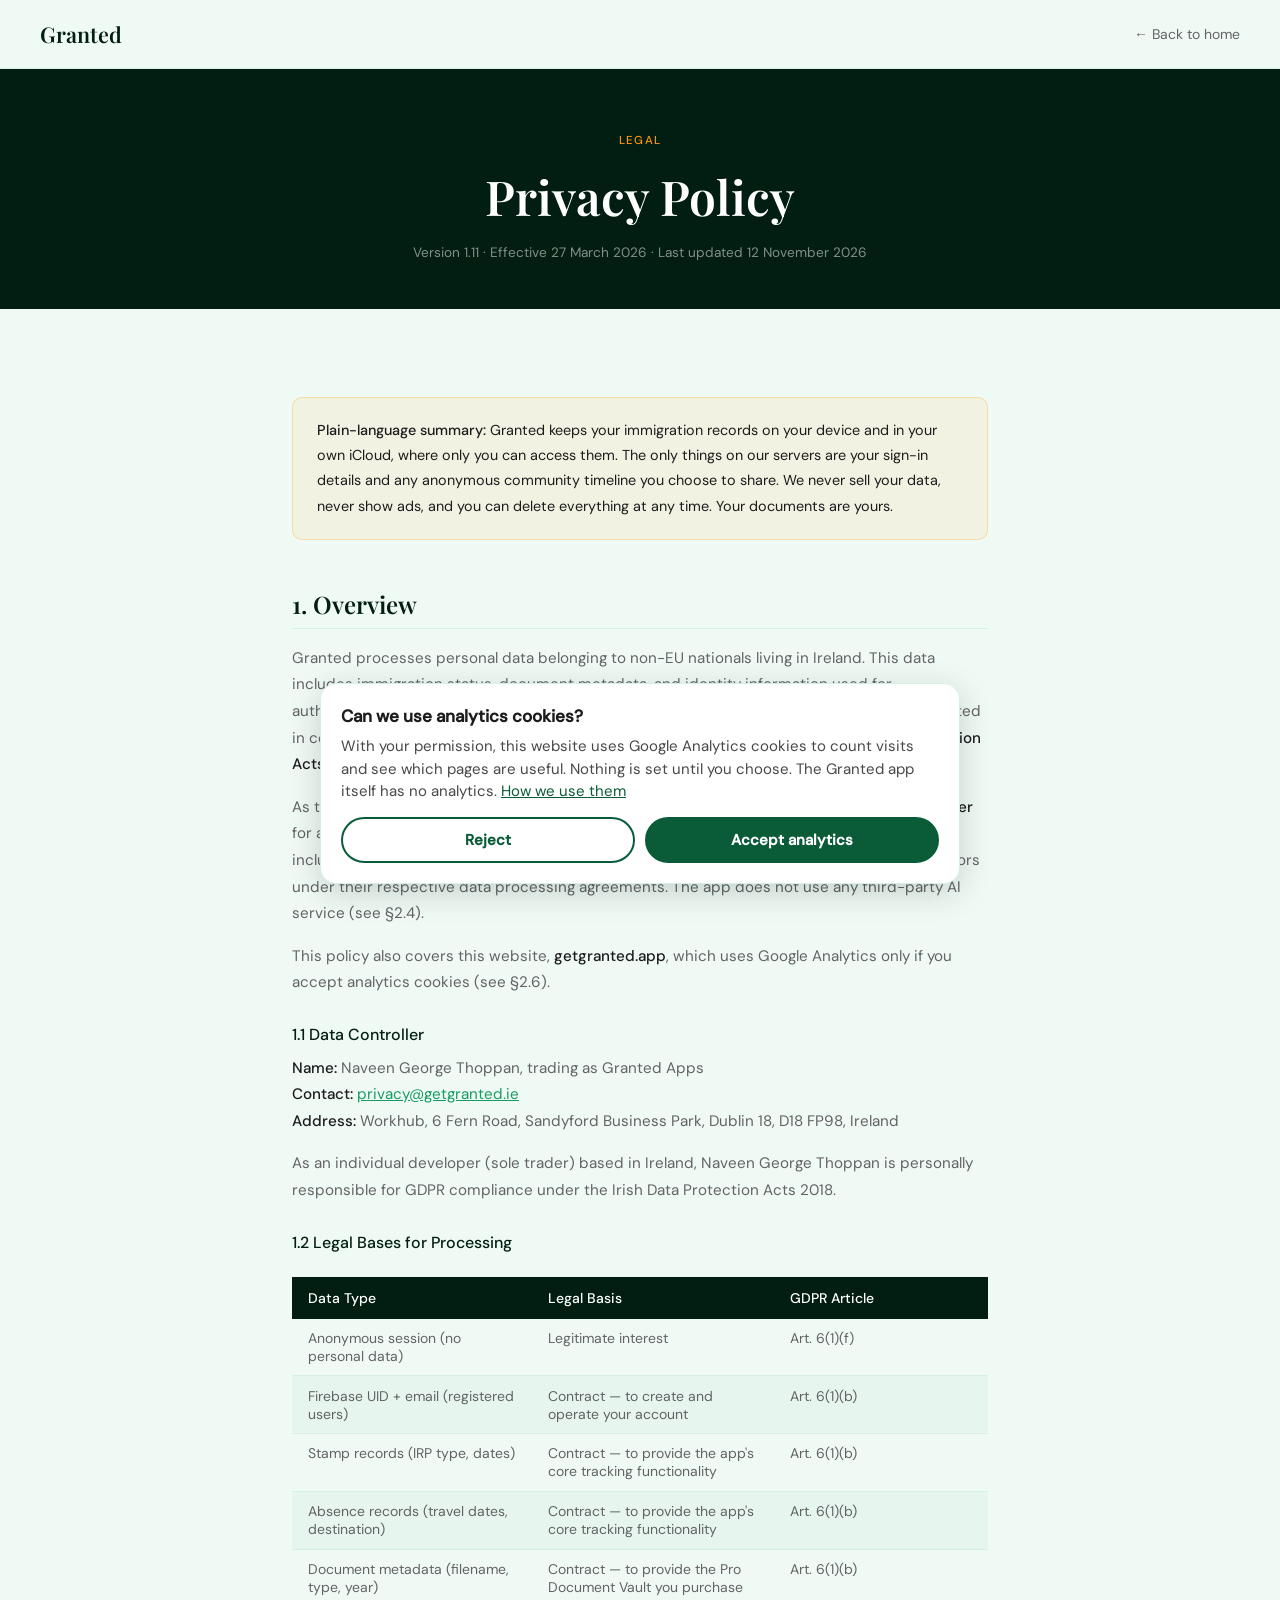
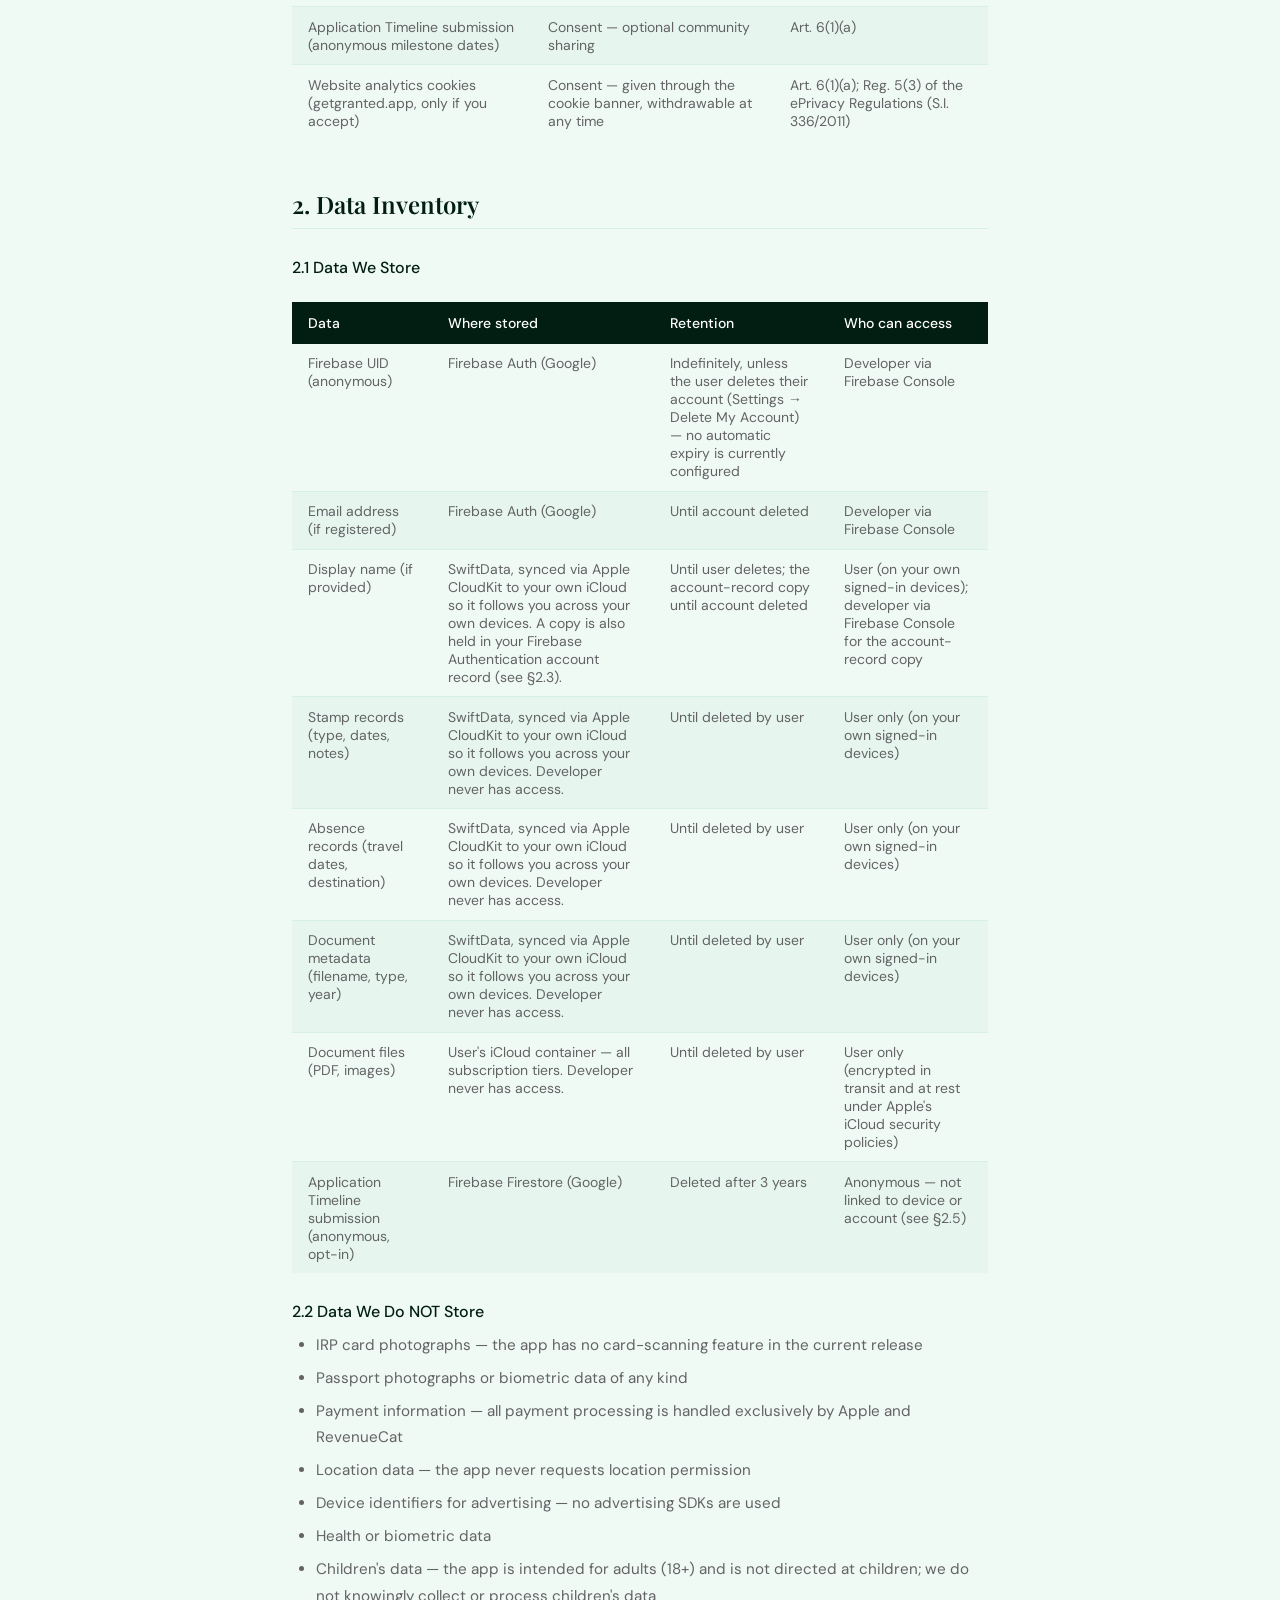
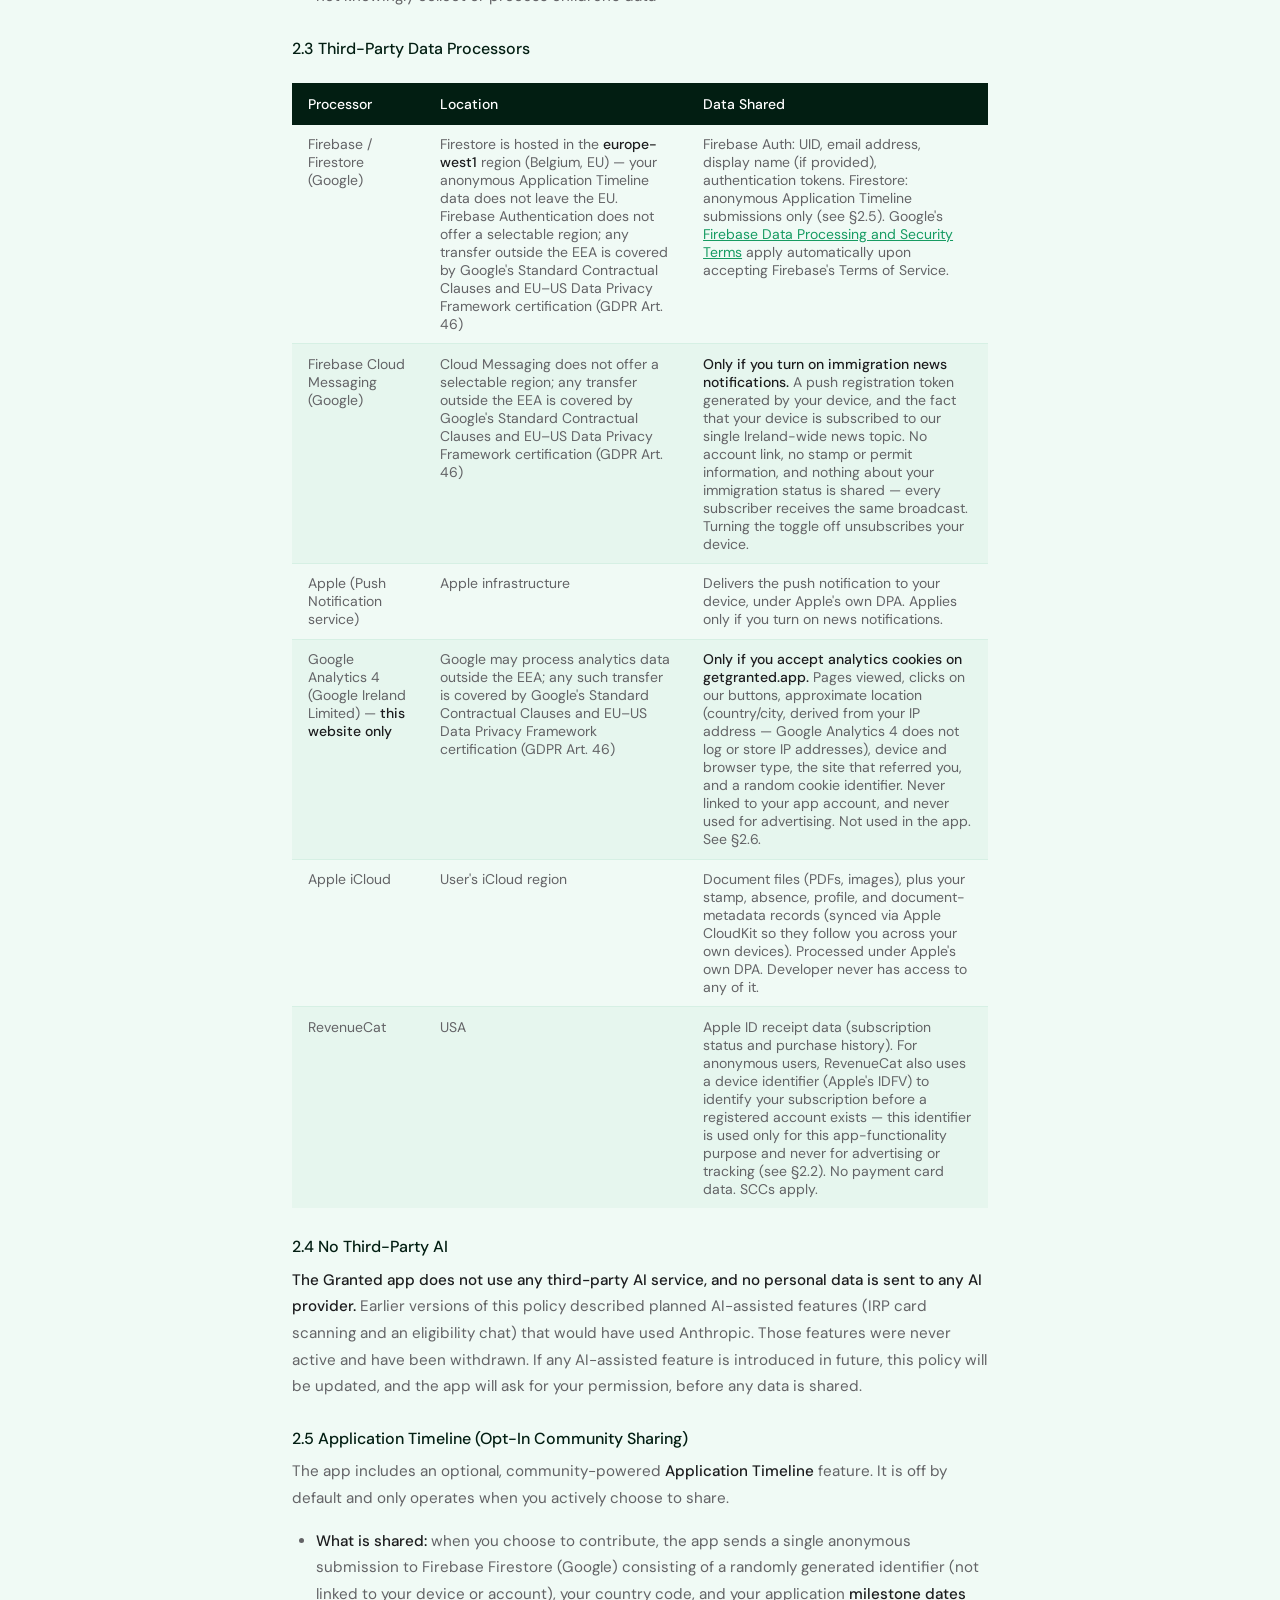
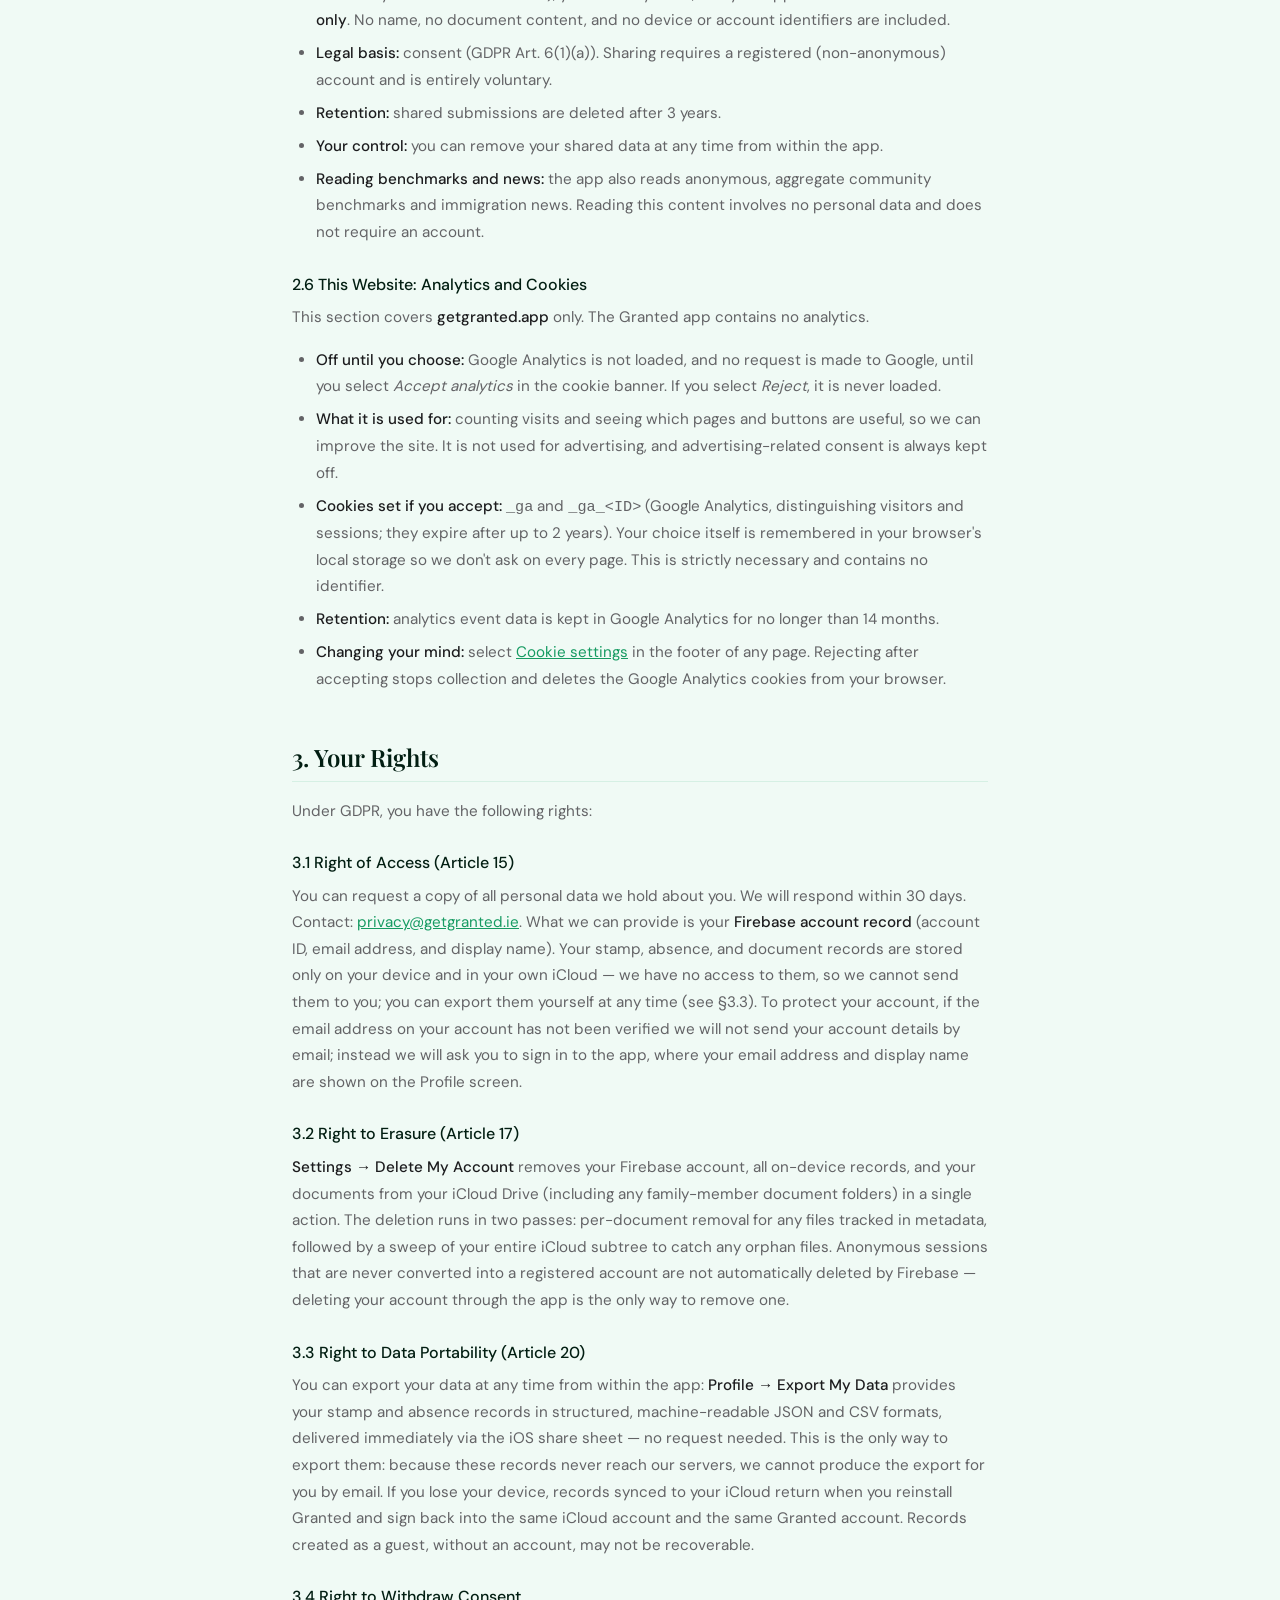
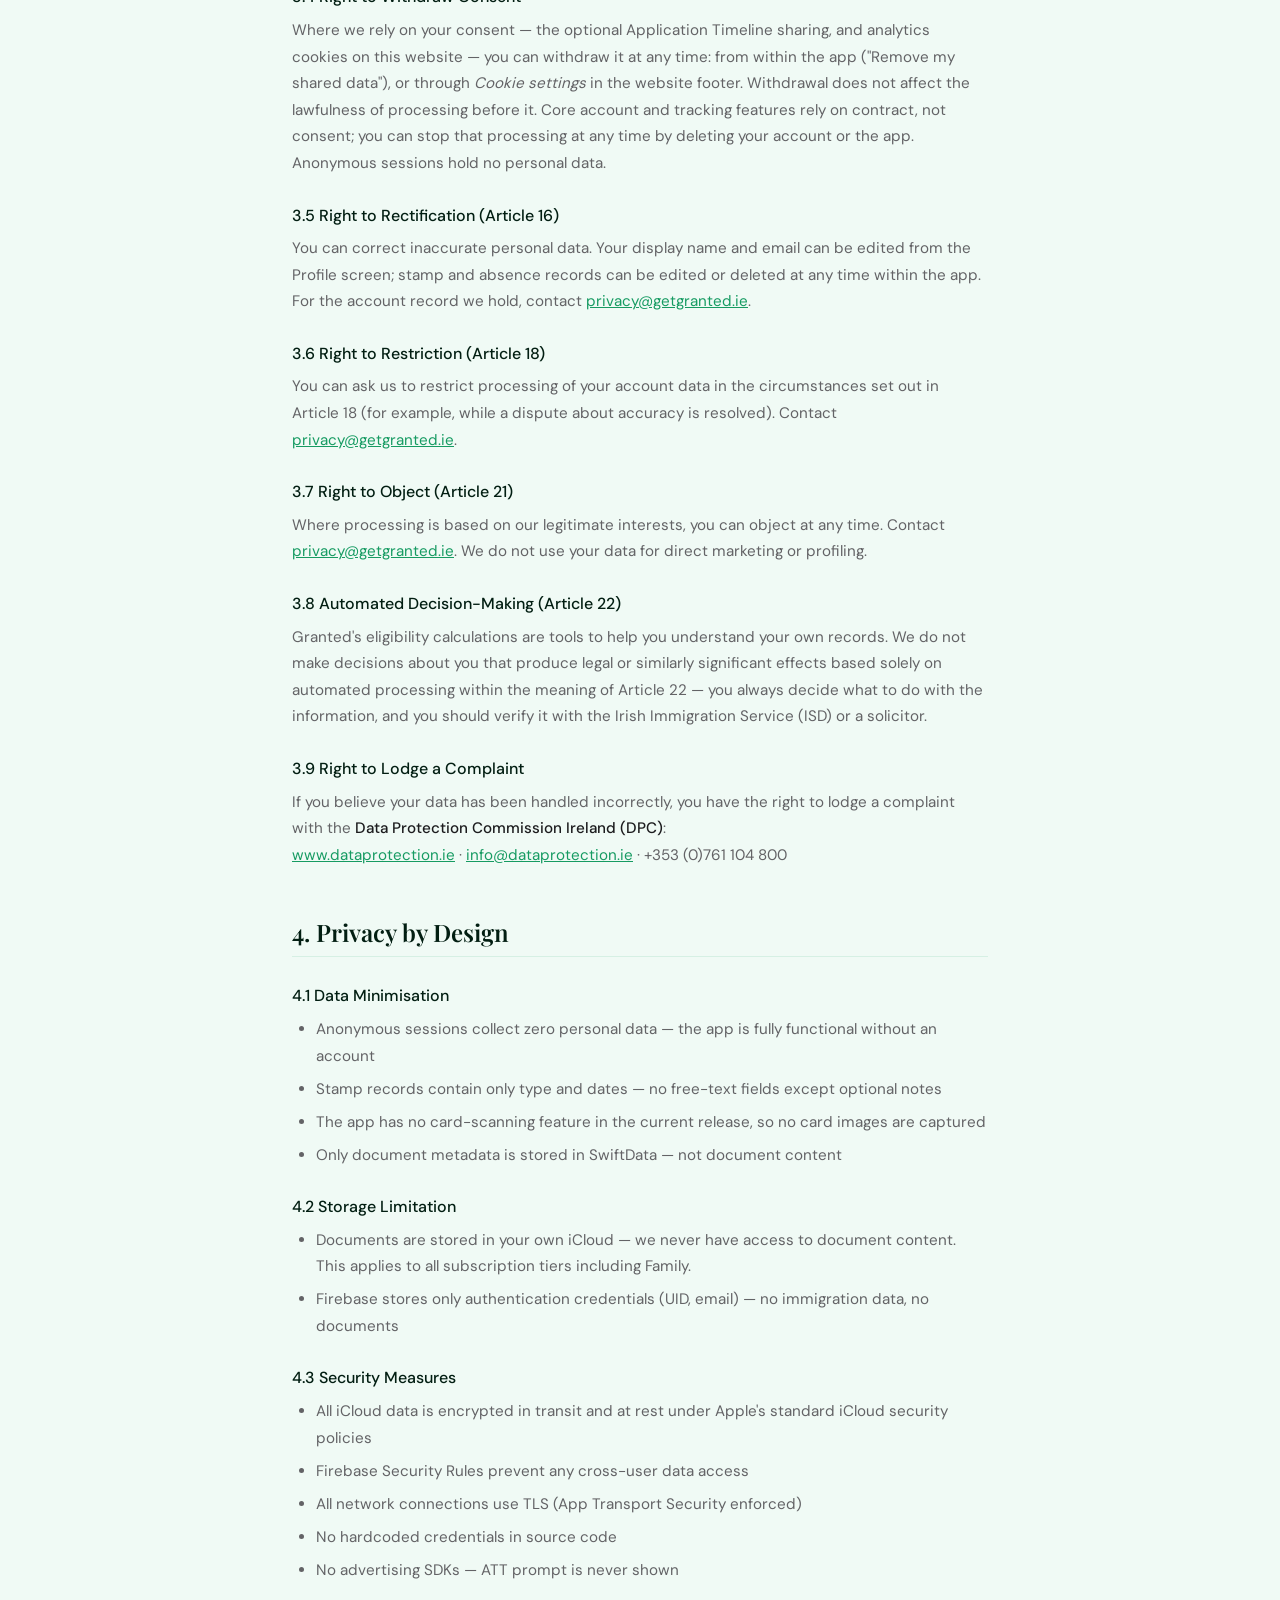
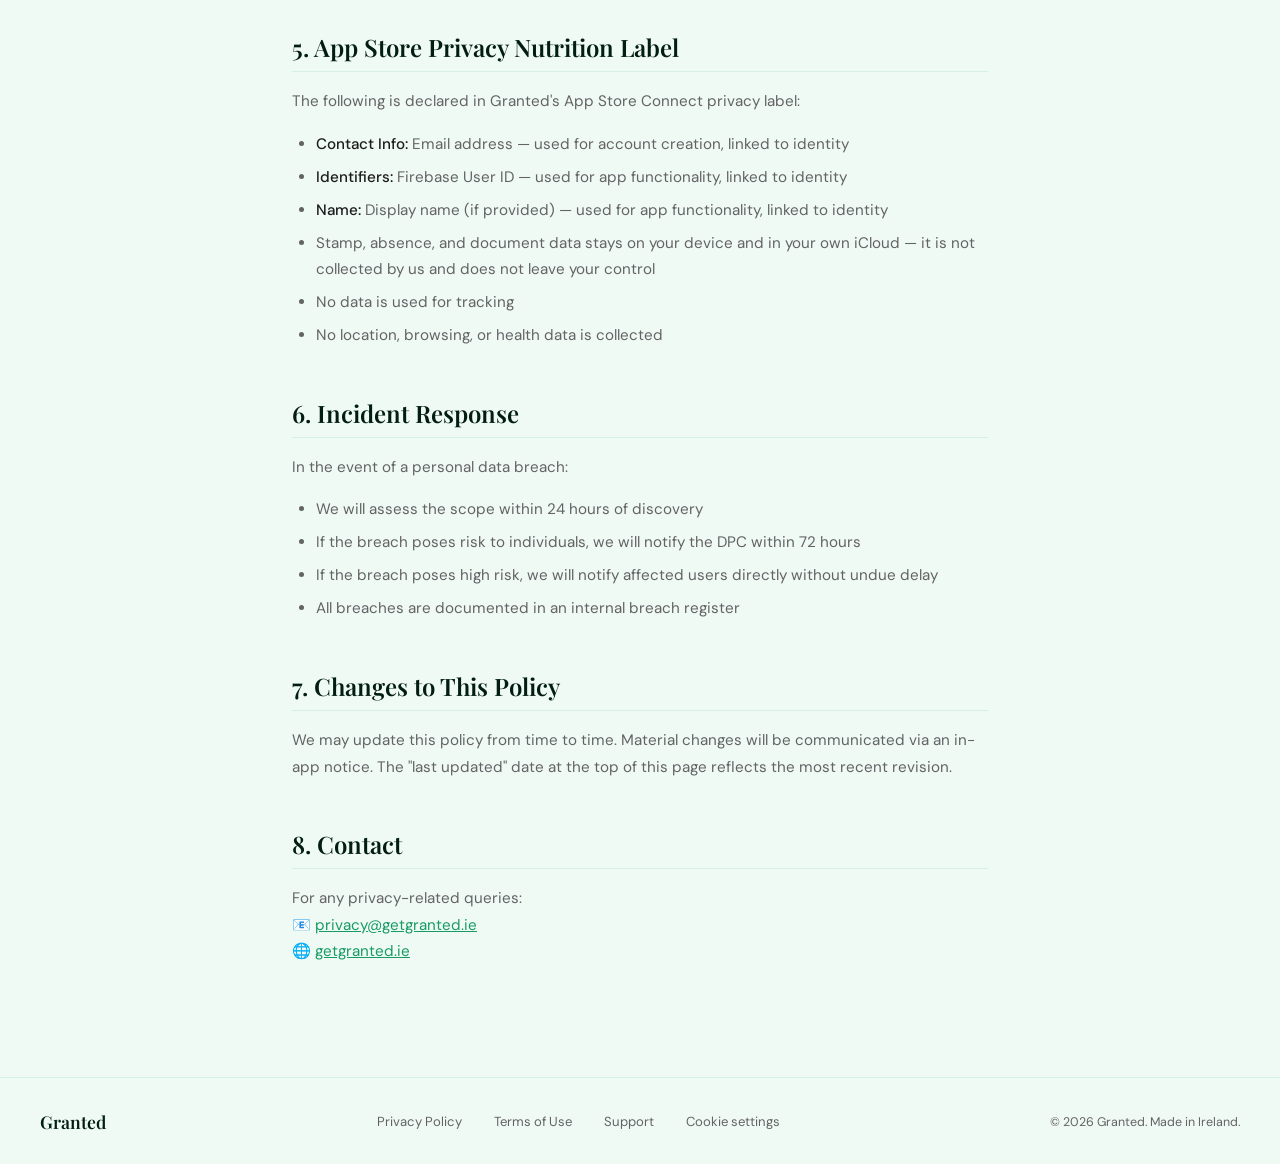
<file: privacy.html>
<!DOCTYPE html>
<html lang="en">
<head>
  <meta charset="UTF-8" />
  <meta name="viewport" content="width=device-width, initial-scale=1.0" />
  <title>Privacy Policy — Granted</title>
  <meta name="description" content="Granted Privacy Policy and GDPR compliance statement." />
  <link rel="stylesheet" href="/fonts/fonts.css" />
  <!-- Google Analytics 4 loads only after consent: see /consent.js. The stub lets
       onclick gtag() calls queue harmlessly until then. -->
  <script>window.dataLayer = window.dataLayer || []; function gtag(){dataLayer.push(arguments);}</script>
  <script src="/consent.js" defer></script>
  <style>
    *, *::before, *::after { box-sizing: border-box; margin: 0; padding: 0; }

    :root {
      --green-900:    #021E12;
      --green-700:    #0A5C38;
      --green-600:    #0F7A4A;
      --green-500:    #169B62;
      --green-300:    #6EC4A5;
      --green-100:    #D6F0E4;
      --green-50:     #F0FAF5;
      --amber:        #FF9500;
      --neutral-900:  #1C1C1E;
      --neutral-600:  #636366;
      --white:        #ffffff;

      --green-deep:   var(--green-900);
      --green-mid:    var(--green-700);
      --green-light:  var(--green-500);
      --gold:         var(--amber);
      --cream:        var(--green-50);
      --cream-dim:    var(--green-100);
      --text-main:    var(--neutral-900);
      --text-muted:   var(--neutral-600);
    }

    html { scroll-behavior: smooth; }
    body {
      font-family: 'DM Sans', sans-serif;
      background: var(--cream);
      color: var(--text-main);
      -webkit-font-smoothing: antialiased;
    }

    /* NAV */
    nav {
      display: flex; align-items: center; justify-content: space-between;
      padding: 1.25rem 2.5rem;
      border-bottom: 1px solid var(--cream-dim);
    }
    .nav-logo {
      font-family: 'Playfair Display', serif;
      font-size: 1.35rem; font-weight: 600;
      color: var(--green-deep); text-decoration: none;
    }
    .nav-back {
      font-size: 0.875rem; font-weight: 400;
      color: var(--text-muted); text-decoration: none;
      display: flex; align-items: center; gap: 0.4rem;
      transition: color 0.2s;
    }
    .nav-back:hover { color: var(--green-deep); }

    /* PAGE */
    .page-header {
      background: var(--green-deep);
      padding: 4rem 2rem 3rem;
      text-align: center;
    }
    .page-header .eyebrow {
      font-size: 0.72rem; font-weight: 500;
      letter-spacing: 0.12em; text-transform: uppercase;
      color: var(--gold); margin-bottom: 1rem;
    }
    .page-header h1 {
      font-family: 'Playfair Display', serif;
      font-size: clamp(2rem, 5vw, 3rem);
      font-weight: 600; color: var(--white);
    }
    .page-header .meta {
      margin-top: 1rem;
      font-size: 0.85rem; color: rgba(255,255,255,0.5);
    }

    /* CONTENT */
    .content {
      max-width: 760px; margin: 0 auto;
      padding: 4rem 2rem 6rem;
    }

    .content h2 {
      font-family: 'Playfair Display', serif;
      font-size: 1.5rem; font-weight: 600;
      color: var(--green-deep);
      margin-top: 3rem; margin-bottom: 1rem;
      padding-bottom: 0.5rem;
      border-bottom: 1px solid var(--cream-dim);
    }
    .content h3 {
      font-size: 1rem; font-weight: 500;
      color: var(--green-deep);
      margin-top: 1.75rem; margin-bottom: 0.6rem;
    }
    .content p {
      font-size: 0.95rem; line-height: 1.75;
      color: var(--text-muted);
      margin-bottom: 1rem;
    }
    .content ul, .content ol {
      padding-left: 1.5rem;
      margin-bottom: 1rem;
    }
    .content li {
      font-size: 0.95rem; line-height: 1.75;
      color: var(--text-muted);
      margin-bottom: 0.4rem;
    }
    .content a {
      color: var(--green-light);
      text-decoration: underline;
    }
    .content strong { color: var(--text-main); font-weight: 500; }

    /* TABLE */
    .table-wrap { overflow-x: auto; margin: 1.5rem 0; }
    table {
      width: 100%; border-collapse: collapse;
      font-size: 0.875rem;
    }
    th {
      background: var(--green-deep);
      color: var(--white);
      font-weight: 500;
      text-align: left;
      padding: 0.75rem 1rem;
    }
    td {
      padding: 0.65rem 1rem;
      color: var(--text-muted);
      border-bottom: 1px solid var(--cream-dim);
      vertical-align: top;
    }
    tr:last-child td { border-bottom: none; }
    tr:nth-child(even) td { background: rgba(214,240,228,0.4); }

    /* HIGHLIGHT BOX */
    .highlight-box {
      background: rgba(255,149,0,0.08);
      border: 1px solid rgba(255,149,0,0.26);
      border-radius: 10px;
      padding: 1.25rem 1.5rem;
      margin: 1.5rem 0;
    }
    .highlight-box p {
      margin: 0;
      font-size: 0.9rem;
      color: var(--text-main);
    }

    /* FOOTER */
    footer {
      border-top: 1px solid var(--cream-dim);
      padding: 2rem 2.5rem;
      display: flex; align-items: center; justify-content: space-between;
      flex-wrap: wrap; gap: 1rem;
    }
    .footer-logo {
      font-family: 'Playfair Display', serif;
      font-size: 1.1rem; color: var(--green-deep); font-weight: 600;
    }
    .footer-links { display: flex; gap: 2rem; }
    .footer-links a {
      font-size: 0.82rem; color: var(--text-muted);
      text-decoration: none; transition: color 0.2s;
    }
    .footer-links a:hover { color: var(--green-deep); }
    .footer-copy { font-size: 0.78rem; color: var(--text-muted); }

    @media (max-width: 600px) {
      nav { padding: 1rem 1.25rem; }
      footer { flex-direction: column; align-items: flex-start; }
    }
  </style>
</head>
<body>

  <nav>
    <a class="nav-logo" href="/">Granted</a>
    <a class="nav-back" href="/">← Back to home</a>
  </nav>

  <div class="page-header">
    <p class="eyebrow">Legal</p>
    <h1>Privacy Policy</h1>
    <p class="meta">Version 1.11 · Effective 27 March 2026 · Last updated 12 November 2026</p>
  </div>

  <div class="content">

    <div class="highlight-box">
      <p><strong>Plain-language summary:</strong> Granted keeps your immigration records on your device and in your own iCloud, where only you can access them. The only things on our servers are your sign-in details and any anonymous community timeline you choose to share. We never sell your data, never show ads, and you can delete everything at any time. Your documents are yours.</p>
    </div>

    <h2>1. Overview</h2>
    <p>Granted processes personal data belonging to non-EU nationals living in Ireland. This data includes immigration status, document metadata, and identity information used for authentication. This policy defines how that data is collected, stored, processed, and protected in compliance with the <strong>General Data Protection Regulation (GDPR)</strong> and the <strong>Irish Data Protection Acts 2018</strong>.</p>
    <p>As the developer and operator of Granted, the individual developer acts as the <strong>Data Controller</strong> for all personal data processed through the app. Third-party services (Firebase / Google — including Cloud Messaging, Apple iCloud and push delivery, RevenueCat) act as Data Processors under their respective data processing agreements. The app does not use any third-party AI service (see §2.4).</p>
    <p>This policy also covers this website, <strong>getgranted.app</strong>, which uses Google Analytics only if you accept analytics cookies (see §2.6).</p>

    <h3>1.1 Data Controller</h3>
    <p>
      <strong>Name:</strong> Naveen George Thoppan, trading as Granted Apps<br />
      <strong>Contact:</strong> <a href="mailto:privacy@getgranted.ie">privacy@getgranted.ie</a><br />
      <strong>Address:</strong> Workhub, 6 Fern Road, Sandyford Business Park, Dublin 18, D18 FP98, Ireland
    </p>
    <p>As an individual developer (sole trader) based in Ireland, Naveen George Thoppan is personally responsible for GDPR compliance under the Irish Data Protection Acts 2018.</p>

    <h3>1.2 Legal Bases for Processing</h3>
    <div class="table-wrap">
      <table>
        <thead>
          <tr><th>Data Type</th><th>Legal Basis</th><th>GDPR Article</th></tr>
        </thead>
        <tbody>
          <tr><td>Anonymous session (no personal data)</td><td>Legitimate interest</td><td>Art. 6(1)(f)</td></tr>
          <tr><td>Firebase UID + email (registered users)</td><td>Contract — to create and operate your account</td><td>Art. 6(1)(b)</td></tr>
          <tr><td>Stamp records (IRP type, dates)</td><td>Contract — to provide the app's core tracking functionality</td><td>Art. 6(1)(b)</td></tr>
          <tr><td>Absence records (travel dates, destination)</td><td>Contract — to provide the app's core tracking functionality</td><td>Art. 6(1)(b)</td></tr>
          <tr><td>Document metadata (filename, type, year)</td><td>Contract — to provide the Pro Document Vault you purchase</td><td>Art. 6(1)(b)</td></tr>
          <tr><td>Application Timeline submission (anonymous milestone dates)</td><td>Consent — optional community sharing</td><td>Art. 6(1)(a)</td></tr>
          <tr><td>Website analytics cookies (getgranted.app, only if you accept)</td><td>Consent — given through the cookie banner, withdrawable at any time</td><td>Art. 6(1)(a); Reg. 5(3) of the ePrivacy Regulations (S.I. 336/2011)</td></tr>
        </tbody>
      </table>
    </div>

    <h2>2. Data Inventory</h2>

    <h3>2.1 Data We Store</h3>
    <div class="table-wrap">
      <table>
        <thead>
          <tr><th>Data</th><th>Where stored</th><th>Retention</th><th>Who can access</th></tr>
        </thead>
        <tbody>
          <tr><td>Firebase UID (anonymous)</td><td>Firebase Auth (Google)</td><td>Indefinitely, unless the user deletes their account (Settings → Delete My Account) — no automatic expiry is currently configured</td><td>Developer via Firebase Console</td></tr>
          <tr><td>Email address (if registered)</td><td>Firebase Auth (Google)</td><td>Until account deleted</td><td>Developer via Firebase Console</td></tr>
          <tr><td>Display name (if provided)</td><td>SwiftData, synced via Apple CloudKit to your own iCloud so it follows you across your own devices. A copy is also held in your Firebase Authentication account record (see §2.3).</td><td>Until user deletes; the account-record copy until account deleted</td><td>User (on your own signed-in devices); developer via Firebase Console for the account-record copy</td></tr>
          <tr><td>Stamp records (type, dates, notes)</td><td>SwiftData, synced via Apple CloudKit to your own iCloud so it follows you across your own devices. Developer never has access.</td><td>Until deleted by user</td><td>User only (on your own signed-in devices)</td></tr>
          <tr><td>Absence records (travel dates, destination)</td><td>SwiftData, synced via Apple CloudKit to your own iCloud so it follows you across your own devices. Developer never has access.</td><td>Until deleted by user</td><td>User only (on your own signed-in devices)</td></tr>
          <tr><td>Document metadata (filename, type, year)</td><td>SwiftData, synced via Apple CloudKit to your own iCloud so it follows you across your own devices. Developer never has access.</td><td>Until deleted by user</td><td>User only (on your own signed-in devices)</td></tr>
          <tr><td>Document files (PDF, images)</td><td>User's iCloud container — all subscription tiers. Developer never has access.</td><td>Until deleted by user</td><td>User only (encrypted in transit and at rest under Apple's iCloud security policies)</td></tr>
          <tr><td>Application Timeline submission (anonymous, opt-in)</td><td>Firebase Firestore (Google)</td><td>Deleted after 3 years</td><td>Anonymous — not linked to device or account (see §2.5)</td></tr>
        </tbody>
      </table>
    </div>

    <h3>2.2 Data We Do NOT Store</h3>
    <ul>
      <li>IRP card photographs — the app has no card-scanning feature in the current release</li>
      <li>Passport photographs or biometric data of any kind</li>
      <li>Payment information — all payment processing is handled exclusively by Apple and RevenueCat</li>
      <li>Location data — the app never requests location permission</li>
      <li>Device identifiers for advertising — no advertising SDKs are used</li>
      <li>Health or biometric data</li>
      <li>Children's data — the app is intended for adults (18+) and is not directed at children; we do not knowingly collect or process children's data</li>
    </ul>

    <h3>2.3 Third-Party Data Processors</h3>
    <div class="table-wrap">
      <table>
        <thead>
          <tr><th>Processor</th><th>Location</th><th>Data Shared</th></tr>
        </thead>
        <tbody>
          <tr><td>Firebase / Firestore (Google)</td><td>Firestore is hosted in the <strong>europe-west1</strong> region (Belgium, EU) — your anonymous Application Timeline data does not leave the EU. Firebase Authentication does not offer a selectable region; any transfer outside the EEA is covered by Google's Standard Contractual Clauses and EU–US Data Privacy Framework certification (GDPR Art. 46)</td><td>Firebase Auth: UID, email address, display name (if provided), authentication tokens. Firestore: anonymous Application Timeline submissions only (see §2.5). Google's <a href="https://firebase.google.com/terms/data-processing-terms" target="_blank" rel="noopener">Firebase Data Processing and Security Terms</a> apply automatically upon accepting Firebase's Terms of Service.</td></tr>
          <tr><td>Firebase Cloud Messaging (Google)</td><td>Cloud Messaging does not offer a selectable region; any transfer outside the EEA is covered by Google's Standard Contractual Clauses and EU–US Data Privacy Framework certification (GDPR Art. 46)</td><td><strong>Only if you turn on immigration news notifications.</strong> A push registration token generated by your device, and the fact that your device is subscribed to our single Ireland-wide news topic. No account link, no stamp or permit information, and nothing about your immigration status is shared — every subscriber receives the same broadcast. Turning the toggle off unsubscribes your device.</td></tr>
          <tr><td>Apple (Push Notification service)</td><td>Apple infrastructure</td><td>Delivers the push notification to your device, under Apple's own DPA. Applies only if you turn on news notifications.</td></tr>
          <tr><td>Google Analytics 4 (Google Ireland Limited) — <strong>this website only</strong></td><td>Google may process analytics data outside the EEA; any such transfer is covered by Google's Standard Contractual Clauses and EU–US Data Privacy Framework certification (GDPR Art. 46)</td><td><strong>Only if you accept analytics cookies on getgranted.app.</strong> Pages viewed, clicks on our buttons, approximate location (country/city, derived from your IP address — Google Analytics 4 does not log or store IP addresses), device and browser type, the site that referred you, and a random cookie identifier. Never linked to your app account, and never used for advertising. Not used in the app. See §2.6.</td></tr>
          <tr><td>Apple iCloud</td><td>User's iCloud region</td><td>Document files (PDFs, images), plus your stamp, absence, profile, and document-metadata records (synced via Apple CloudKit so they follow you across your own devices). Processed under Apple's own DPA. Developer never has access to any of it.</td></tr>
          <tr><td>RevenueCat</td><td>USA</td><td>Apple ID receipt data (subscription status and purchase history). For anonymous users, RevenueCat also uses a device identifier (Apple's IDFV) to identify your subscription before a registered account exists — this identifier is used only for this app-functionality purpose and never for advertising or tracking (see §2.2). No payment card data. SCCs apply.</td></tr>
        </tbody>
      </table>
    </div>

    <h3>2.4 No Third-Party AI</h3>
    <p><strong>The Granted app does not use any third-party AI service, and no personal data is sent to any AI provider.</strong> Earlier versions of this policy described planned AI-assisted features (IRP card scanning and an eligibility chat) that would have used Anthropic. Those features were never active and have been withdrawn. If any AI-assisted feature is introduced in future, this policy will be updated, and the app will ask for your permission, before any data is shared.

    <h3>2.5 Application Timeline (Opt-In Community Sharing)</h3>
    <p>The app includes an optional, community-powered <strong>Application Timeline</strong> feature. It is off by default and only operates when you actively choose to share.</p>
    <ul>
      <li><strong>What is shared:</strong> when you choose to contribute, the app sends a single anonymous submission to Firebase Firestore (Google) consisting of a randomly generated identifier (not linked to your device or account), your country code, and your application <strong>milestone dates only</strong>. No name, no document content, and no device or account identifiers are included.</li>
      <li><strong>Legal basis:</strong> consent (GDPR Art. 6(1)(a)). Sharing requires a registered (non-anonymous) account and is entirely voluntary.</li>
      <li><strong>Retention:</strong> shared submissions are deleted after 3 years.</li>
      <li><strong>Your control:</strong> you can remove your shared data at any time from within the app.</li>
      <li><strong>Reading benchmarks and news:</strong> the app also reads anonymous, aggregate community benchmarks and immigration news. Reading this content involves no personal data and does not require an account.</li>
    </ul>

    <h3 id="website-analytics">2.6 This Website: Analytics and Cookies</h3>
    <p>This section covers <strong>getgranted.app</strong> only. The Granted app contains no analytics.</p>
    <ul>
      <li><strong>Off until you choose:</strong> Google Analytics is not loaded, and no request is made to Google, until you select <em>Accept analytics</em> in the cookie banner. If you select <em>Reject</em>, it is never loaded.</li>
      <li><strong>What it is used for:</strong> counting visits and seeing which pages and buttons are useful, so we can improve the site. It is not used for advertising, and advertising-related consent is always kept off.</li>
      <li><strong>Cookies set if you accept:</strong> <code>_ga</code> and <code>_ga_&lt;ID&gt;</code> (Google Analytics, distinguishing visitors and sessions; they expire after up to 2 years). Your choice itself is remembered in your browser's local storage so we don't ask on every page. This is strictly necessary and contains no identifier.</li>
      <li><strong>Retention:</strong> analytics event data is kept in Google Analytics for no longer than 14 months.</li>
      <li><strong>Changing your mind:</strong> select <a href="#cookie-settings" data-cookie-settings>Cookie settings</a> in the footer of any page. Rejecting after accepting stops collection and deletes the Google Analytics cookies from your browser.</li>
    </ul>

    <h2>3. Your Rights</h2>
    <p>Under GDPR, you have the following rights:</p>

    <h3>3.1 Right of Access (Article 15)</h3>
    <p>You can request a copy of all personal data we hold about you. We will respond within 30 days. Contact: <a href="mailto:privacy@getgranted.ie">privacy@getgranted.ie</a>. What we can provide is your <strong>Firebase account record</strong> (account ID, email address, and display name). Your stamp, absence, and document records are stored only on your device and in your own iCloud — we have no access to them, so we cannot send them to you; you can export them yourself at any time (see §3.3). To protect your account, if the email address on your account has not been verified we will not send your account details by email; instead we will ask you to sign in to the app, where your email address and display name are shown on the Profile screen.</p>

    <h3>3.2 Right to Erasure (Article 17)</h3>
    <p><strong>Settings → Delete My Account</strong> removes your Firebase account, all on-device records, and your documents from your iCloud Drive (including any family-member document folders) in a single action. The deletion runs in two passes: per-document removal for any files tracked in metadata, followed by a sweep of your entire iCloud subtree to catch any orphan files. Anonymous sessions that are never converted into a registered account are not automatically deleted by Firebase — deleting your account through the app is the only way to remove one.</p>

    <h3>3.3 Right to Data Portability (Article 20)</h3>
    <p>You can export your data at any time from within the app: <strong>Profile → Export My Data</strong> provides your stamp and absence records in structured, machine-readable JSON and CSV formats, delivered immediately via the iOS share sheet — no request needed. This is the only way to export them: because these records never reach our servers, we cannot produce the export for you by email. If you lose your device, records synced to your iCloud return when you reinstall Granted and sign back into the same iCloud account and the same Granted account. Records created as a guest, without an account, may not be recoverable.</p>

    <h3>3.4 Right to Withdraw Consent</h3>
    <p>Where we rely on your consent — the optional Application Timeline sharing, and analytics cookies on this website — you can withdraw it at any time: from within the app ("Remove my shared data"), or through <em>Cookie settings</em> in the website footer. Withdrawal does not affect the lawfulness of processing before it. Core account and tracking features rely on contract, not consent; you can stop that processing at any time by deleting your account or the app. Anonymous sessions hold no personal data.</p>

    <h3>3.5 Right to Rectification (Article 16)</h3>
    <p>You can correct inaccurate personal data. Your display name and email can be edited from the Profile screen; stamp and absence records can be edited or deleted at any time within the app. For the account record we hold, contact <a href="mailto:privacy@getgranted.ie">privacy@getgranted.ie</a>.</p>

    <h3>3.6 Right to Restriction (Article 18)</h3>
    <p>You can ask us to restrict processing of your account data in the circumstances set out in Article 18 (for example, while a dispute about accuracy is resolved). Contact <a href="mailto:privacy@getgranted.ie">privacy@getgranted.ie</a>.</p>

    <h3>3.7 Right to Object (Article 21)</h3>
    <p>Where processing is based on our legitimate interests, you can object at any time. Contact <a href="mailto:privacy@getgranted.ie">privacy@getgranted.ie</a>. We do not use your data for direct marketing or profiling.</p>

    <h3>3.8 Automated Decision-Making (Article 22)</h3>
    <p>Granted's eligibility calculations are tools to help you understand your own records. We do not make decisions about you that produce legal or similarly significant effects based solely on automated processing within the meaning of Article 22 — you always decide what to do with the information, and you should verify it with the Irish Immigration Service (ISD) or a solicitor.</p>

    <h3>3.9 Right to Lodge a Complaint</h3>
    <p>If you believe your data has been handled incorrectly, you have the right to lodge a complaint with the <strong>Data Protection Commission Ireland (DPC)</strong>:<br />
    <a href="https://www.dataprotection.ie" target="_blank" rel="noopener">www.dataprotection.ie</a> · <a href="mailto:info@dataprotection.ie">info@dataprotection.ie</a> · +353 (0)761 104 800</p>

    <h2>4. Privacy by Design</h2>

    <h3>4.1 Data Minimisation</h3>
    <ul>
      <li>Anonymous sessions collect zero personal data — the app is fully functional without an account</li>
      <li>Stamp records contain only type and dates — no free-text fields except optional notes</li>
      <li>The app has no card-scanning feature in the current release, so no card images are captured</li>
      <li>Only document metadata is stored in SwiftData — not document content</li>
    </ul>

    <h3>4.2 Storage Limitation</h3>
    <ul>
      <li>Documents are stored in your own iCloud — we never have access to document content. This applies to all subscription tiers including Family.</li>
      <li>Firebase stores only authentication credentials (UID, email) — no immigration data, no documents</li>
    </ul>

    <h3>4.3 Security Measures</h3>
    <ul>
      <li>All iCloud data is encrypted in transit and at rest under Apple's standard iCloud security policies</li>
      <li>Firebase Security Rules prevent any cross-user data access</li>
      <li>All network connections use TLS (App Transport Security enforced)</li>
      <li>No hardcoded credentials in source code</li>
      <li>No advertising SDKs — ATT prompt is never shown</li>
    </ul>

    <h2>5. App Store Privacy Nutrition Label</h2>
    <p>The following is declared in Granted's App Store Connect privacy label:</p>
    <ul>
      <li><strong>Contact Info:</strong> Email address — used for account creation, linked to identity</li>
      <li><strong>Identifiers:</strong> Firebase User ID — used for app functionality, linked to identity</li>
      <li><strong>Name:</strong> Display name (if provided) — used for app functionality, linked to identity</li>
      <li>Stamp, absence, and document data stays on your device and in your own iCloud — it is not collected by us and does not leave your control</li>
      <li>No data is used for tracking</li>
      <li>No location, browsing, or health data is collected</li>
    </ul>

    <h2>6. Incident Response</h2>
    <p>In the event of a personal data breach:</p>
    <ul>
      <li>We will assess the scope within 24 hours of discovery</li>
      <li>If the breach poses risk to individuals, we will notify the DPC within 72 hours</li>
      <li>If the breach poses high risk, we will notify affected users directly without undue delay</li>
      <li>All breaches are documented in an internal breach register</li>
    </ul>

    <h2>7. Changes to This Policy</h2>
    <p>We may update this policy from time to time. Material changes will be communicated via an in-app notice. The "last updated" date at the top of this page reflects the most recent revision.</p>

    <h2>8. Contact</h2>
    <p>For any privacy-related queries:<br />
    📧 <a href="mailto:privacy@getgranted.ie">privacy@getgranted.ie</a><br />
    🌐 <a href="https://getgranted.ie">getgranted.ie</a></p>

  </div>

  <footer>
    <span class="footer-logo">Granted</span>
    <div class="footer-links">
      <a href="/privacy.html">Privacy Policy</a>
      <a href="/terms.html">Terms of Use</a>
      <a href="/support.html">Support</a>
      <a href="#cookie-settings" data-cookie-settings>Cookie settings</a>
    </div>
    <span class="footer-copy">© 2026 Granted. Made in Ireland.</span>
  </footer>

</body>
</html>
</file>
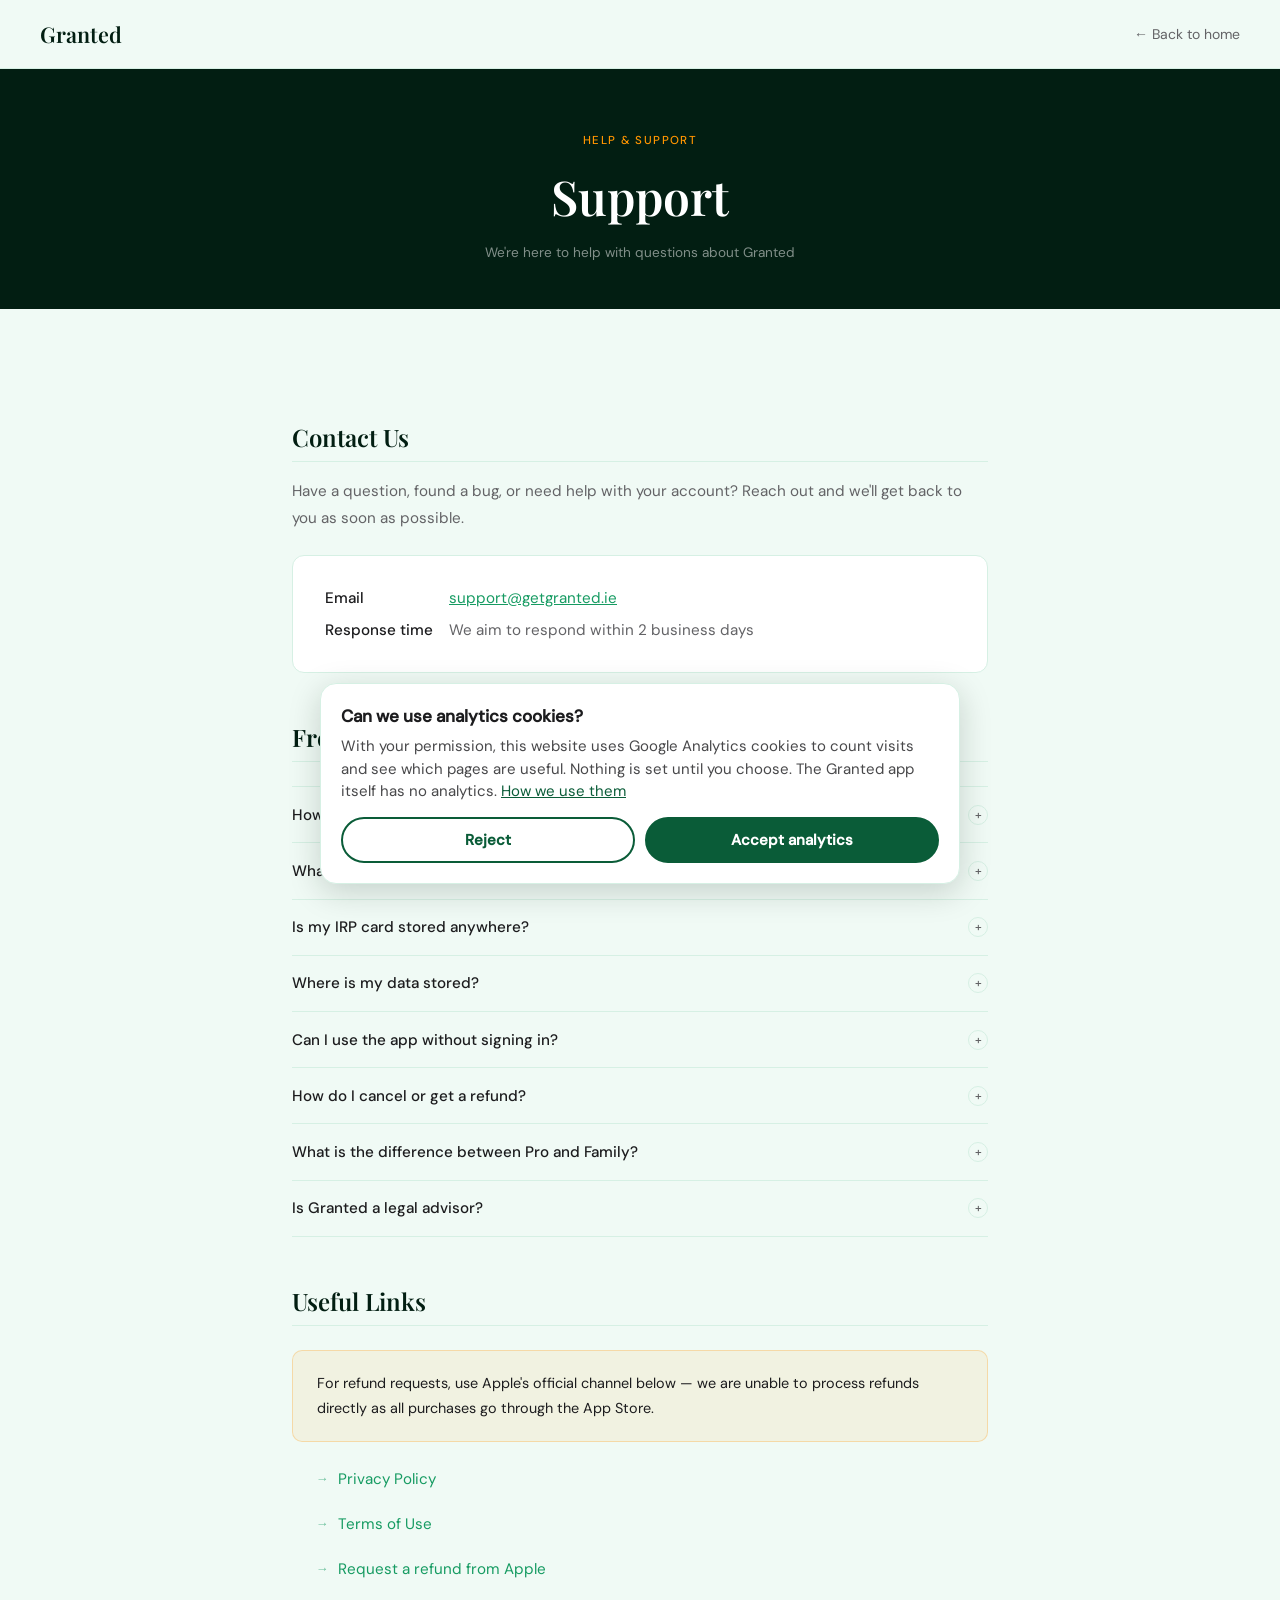
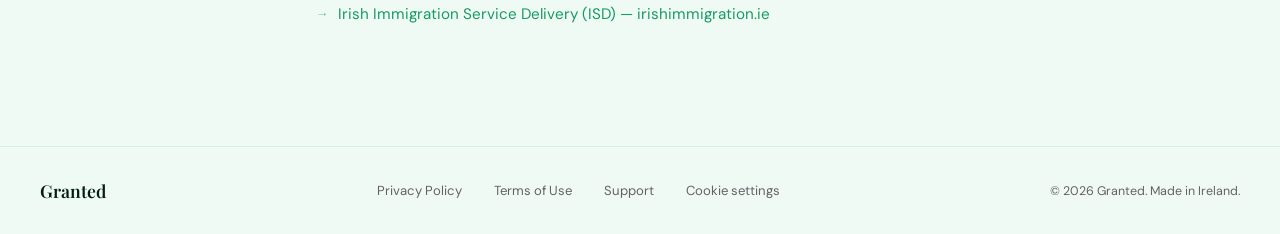
<file: support.html>
<!DOCTYPE html>
<html lang="en">
<head>
  <meta charset="UTF-8" />
  <meta name="viewport" content="width=device-width, initial-scale=1.0" />
  <title>Support — Granted</title>
  <meta name="description" content="Get help with Granted — Irish citizenship eligibility tracker. FAQs, contact information, and useful links." />
  <link rel="stylesheet" href="/fonts/fonts.css" />
  <!-- Google Analytics 4 loads only after consent: see /consent.js. The stub lets
       onclick gtag() calls queue harmlessly until then. -->
  <script>window.dataLayer = window.dataLayer || []; function gtag(){dataLayer.push(arguments);}</script>
  <script src="/consent.js" defer></script>
  <style>
    *, *::before, *::after { box-sizing: border-box; margin: 0; padding: 0; }

    :root {
      --green-900:    #021E12;
      --green-700:    #0A5C38;
      --green-600:    #0F7A4A;
      --green-500:    #169B62;
      --green-300:    #6EC4A5;
      --green-100:    #D6F0E4;
      --green-50:     #F0FAF5;
      --amber:        #FF9500;
      --neutral-900:  #1C1C1E;
      --neutral-600:  #636366;
      --white:        #ffffff;

      --green-deep:   var(--green-900);
      --green-mid:    var(--green-700);
      --green-light:  var(--green-500);
      --gold:         var(--amber);
      --cream:        var(--green-50);
      --cream-dim:    var(--green-100);
      --text-main:    var(--neutral-900);
      --text-muted:   var(--neutral-600);
    }

    html { scroll-behavior: smooth; }
    body {
      font-family: 'DM Sans', sans-serif;
      background: var(--cream);
      color: var(--text-main);
      -webkit-font-smoothing: antialiased;
    }

    /* NAV */
    nav {
      display: flex; align-items: center; justify-content: space-between;
      padding: 1.25rem 2.5rem;
      border-bottom: 1px solid var(--cream-dim);
    }
    .nav-logo {
      font-family: 'Playfair Display', serif;
      font-size: 1.35rem; font-weight: 600;
      color: var(--green-deep); text-decoration: none;
    }
    .nav-back {
      font-size: 0.875rem; font-weight: 400;
      color: var(--text-muted); text-decoration: none;
      display: flex; align-items: center; gap: 0.4rem;
      transition: color 0.2s;
    }
    .nav-back:hover { color: var(--green-deep); }

    /* PAGE HEADER */
    .page-header {
      background: var(--green-deep);
      padding: 4rem 2rem 3rem;
      text-align: center;
    }
    .page-header .eyebrow {
      font-size: 0.72rem; font-weight: 500;
      letter-spacing: 0.12em; text-transform: uppercase;
      color: var(--gold); margin-bottom: 1rem;
    }
    .page-header h1 {
      font-family: 'Playfair Display', serif;
      font-size: clamp(2rem, 5vw, 3rem);
      font-weight: 600; color: var(--white);
    }
    .page-header .meta {
      margin-top: 1rem;
      font-size: 0.85rem; color: rgba(255,255,255,0.5);
    }

    /* CONTENT */
    .content {
      max-width: 760px; margin: 0 auto;
      padding: 4rem 2rem 6rem;
    }

    .content h2 {
      font-family: 'Playfair Display', serif;
      font-size: 1.5rem; font-weight: 600;
      color: var(--green-deep);
      margin-top: 3rem; margin-bottom: 1rem;
      padding-bottom: 0.5rem;
      border-bottom: 1px solid var(--cream-dim);
    }
    .content p {
      font-size: 0.95rem; line-height: 1.75;
      color: var(--text-muted);
      margin-bottom: 1rem;
    }
    .content a {
      color: var(--green-light);
      text-decoration: underline;
    }
    .content strong { color: var(--text-main); font-weight: 500; }
    .content ul {
      padding-left: 1.5rem;
      margin-bottom: 1rem;
    }
    .content li {
      font-size: 0.95rem; line-height: 1.75;
      color: var(--text-muted);
      margin-bottom: 0.4rem;
    }

    /* CONTACT CARD */
    .contact-card {
      background: var(--white);
      border: 1px solid var(--cream-dim);
      border-radius: 12px;
      padding: 2rem;
      margin: 1.5rem 0;
      display: flex; flex-direction: column; gap: 0.75rem;
    }
    .contact-card .contact-row {
      display: flex; align-items: baseline; gap: 0.75rem;
      font-size: 0.95rem;
    }
    .contact-card .contact-label {
      font-weight: 500; color: var(--text-main);
      min-width: 7rem;
      flex-shrink: 0;
    }
    .contact-card .contact-value {
      color: var(--text-muted);
    }
    .contact-card .contact-value a {
      color: var(--green-light);
      text-decoration: underline;
    }

    /* FAQ */
    .faq-list {
      margin-top: 1.5rem;
      display: flex; flex-direction: column; gap: 0;
    }
    .faq-item {
      border-bottom: 1px solid var(--cream-dim);
    }
    .faq-item:first-child {
      border-top: 1px solid var(--cream-dim);
    }
    .faq-question {
      width: 100%; background: none; border: none; cursor: pointer;
      text-align: left;
      padding: 1.1rem 0;
      font-family: 'DM Sans', sans-serif;
      font-size: 0.95rem; font-weight: 500;
      color: var(--text-main);
      display: flex; align-items: center; justify-content: space-between;
      gap: 1rem;
      transition: color 0.2s;
    }
    .faq-question:hover { color: var(--green-mid); }
    .faq-question .faq-icon {
      flex-shrink: 0;
      width: 1.25rem; height: 1.25rem;
      border-radius: 50%;
      border: 1.5px solid var(--cream-dim);
      display: flex; align-items: center; justify-content: center;
      font-size: 0.75rem; color: var(--text-muted);
      transition: transform 0.25s, background 0.2s, border-color 0.2s;
    }
    .faq-item.open .faq-icon {
      transform: rotate(45deg);
      background: var(--green-deep);
      border-color: var(--green-deep);
      color: var(--white);
    }
    .faq-answer {
      max-height: 0; overflow: hidden;
      transition: max-height 0.3s ease, padding 0.2s;
      padding-bottom: 0;
    }
    .faq-item.open .faq-answer {
      max-height: 600px;
      padding-bottom: 1.1rem;
    }
    .faq-answer p {
      font-size: 0.9rem; line-height: 1.7;
      color: var(--text-muted);
      margin: 0;
    }

    /* LINKS */
    .links-list {
      list-style: none; padding: 0;
      margin-top: 1.5rem;
      display: flex; flex-direction: column; gap: 0.75rem;
    }
    .links-list li a {
      display: flex; align-items: center; gap: 0.6rem;
      font-size: 0.95rem;
      color: var(--green-light);
      text-decoration: none;
      transition: color 0.2s;
    }
    .links-list li a:hover { color: var(--green-mid); text-decoration: underline; }
    .links-list li a::before {
      content: '→';
      font-size: 0.8rem;
      opacity: 0.6;
    }

    /* HIGHLIGHT BOX */
    .highlight-box {
      background: rgba(255,149,0,0.08);
      border: 1px solid rgba(255,149,0,0.26);
      border-radius: 10px;
      padding: 1.25rem 1.5rem;
      margin: 1.5rem 0;
    }
    .highlight-box p {
      margin: 0;
      font-size: 0.9rem;
      color: var(--text-main);
    }

    /* FOOTER */
    footer {
      border-top: 1px solid var(--cream-dim);
      padding: 2rem 2.5rem;
      display: flex; align-items: center; justify-content: space-between;
      flex-wrap: wrap; gap: 1rem;
    }
    .footer-logo {
      font-family: 'Playfair Display', serif;
      font-size: 1.1rem; color: var(--green-deep); font-weight: 600;
    }
    .footer-links { display: flex; gap: 2rem; }
    .footer-links a {
      font-size: 0.82rem; color: var(--text-muted);
      text-decoration: none; transition: color 0.2s;
    }
    .footer-links a:hover { color: var(--green-deep); }
    .footer-copy { font-size: 0.78rem; color: var(--text-muted); }

    @media (max-width: 600px) {
      nav { padding: 1rem 1.25rem; }
      .contact-card .contact-row { flex-direction: column; gap: 0.2rem; }
      .contact-card .contact-label { min-width: unset; }
      footer { flex-direction: column; align-items: flex-start; }
    }
  </style>
</head>
<body>

  <nav>
    <a class="nav-logo" href="/">Granted</a>
    <a class="nav-back" href="/">← Back to home</a>
  </nav>

  <div class="page-header">
    <p class="eyebrow">Help &amp; Support</p>
    <h1>Support</h1>
    <p class="meta">We're here to help with questions about Granted</p>
  </div>

  <div class="content">

    <!-- CONTACT -->
    <h2>Contact Us</h2>
    <p>Have a question, found a bug, or need help with your account? Reach out and we'll get back to you as soon as possible.</p>

    <div class="contact-card">
      <div class="contact-row">
        <span class="contact-label">Email</span>
        <span class="contact-value"><a href="mailto:support@getgranted.ie">support@getgranted.ie</a></span>
      </div>
      <div class="contact-row">
        <span class="contact-label">Response time</span>
        <span class="contact-value">We aim to respond within 2 business days</span>
      </div>
    </div>

    <!-- FAQ -->
    <h2>Frequently Asked Questions</h2>

    <div class="faq-list">

      <div class="faq-item">
        <button class="faq-question" aria-expanded="false">
          How is my eligibility date calculated?
          <span class="faq-icon">+</span>
        </button>
        <div class="faq-answer" role="region">
          <p>Your eligibility date is calculated based on your reckonable stamps, the 5-year residency rule, the 12-month continuous residence requirement, and your 70-day absence limit — all under Irish naturalisation law. Granted applies these rules automatically as you add your stamp history.</p>
        </div>
      </div>

      <div class="faq-item">
        <button class="faq-question" aria-expanded="false">
          What stamps count toward citizenship?
          <span class="faq-icon">+</span>
        </button>
        <div class="faq-answer" role="region">
          <p>Stamps 1, 1A, 1G, 3, 4, 4D, 4EUFAM, and 5 count toward your reckonable residence. Stamps 2 and 2A do not count. Stamp 0 generally does not count — reckonability depends on the conditions of your specific permission, so check with ISD or a solicitor.</p>
        </div>
      </div>

      <div class="faq-item">
        <button class="faq-question" aria-expanded="false">
          Is my IRP card stored anywhere?
          <span class="faq-icon">+</span>
        </button>
        <div class="faq-answer" role="region">
          <p>No. IRP card scanning is not enabled in the current release. When it launches, it will extract text from your card entirely on-device — the image is never saved to disk or sent anywhere, existing only in memory during the scan and discarded immediately afterwards.</p>
        </div>
      </div>

      <div class="faq-item">
        <button class="faq-question" aria-expanded="false">
          Where is my data stored?
          <span class="faq-icon">+</span>
        </button>
        <div class="faq-answer" role="region">
          <p>Your stamps, absences, and documents are stored in your own iCloud account. Nothing is stored on our servers. The developer never has access to your personal immigration data.</p>
        </div>
      </div>

      <div class="faq-item">
        <button class="faq-question" aria-expanded="false">
          Can I use the app without signing in?
          <span class="faq-icon">+</span>
        </button>
        <div class="faq-answer" role="region">
          <p>Yes. You can explore the stamp tracker as a guest with no account required. Sign in with Apple to back up your data to iCloud and restore it if you change devices.</p>
        </div>
      </div>

      <div class="faq-item">
        <button class="faq-question" aria-expanded="false">
          How do I cancel or get a refund?
          <span class="faq-icon">+</span>
        </button>
        <div class="faq-answer" role="region">
          <p>Subscriptions and any one-time purchases are billed by Apple through your Apple ID. To cancel a subscription or turn off auto-renew, open Settings → your name → Subscriptions on your iPhone (or App Store → your account → Subscriptions). To request a refund, visit <a href="https://reportaproblem.apple.com" target="_blank" rel="noopener">reportaproblem.apple.com</a> — Apple handles all billing and refund decisions.</p>
        </div>
      </div>

      <div class="faq-item">
        <button class="faq-question" aria-expanded="false">
          What is the difference between Pro and Family?
          <span class="faq-icon">+</span>
        </button>
        <div class="faq-answer" role="region">
          <p>Pro adds the Document Vault and the Application Timeline (with on-device IRP card scanning coming in a future update). Family includes everything in Pro, plus support for up to 5 family member profiles — useful for tracking eligibility for your whole household.</p>
        </div>
      </div>

      <div class="faq-item">
        <button class="faq-question" aria-expanded="false">
          Is Granted a legal advisor?
          <span class="faq-icon">+</span>
        </button>
        <div class="faq-answer" role="region">
          <p>No. Granted is a tool to help you understand and track your own immigration history. It does not provide legal advice. Always verify your eligibility with the Irish Immigration Service (ISD) or a qualified immigration solicitor before submitting a naturalisation application.</p>
        </div>
      </div>

    </div>

    <!-- LINKS -->
    <h2>Useful Links</h2>

    <div class="highlight-box">
      <p>For refund requests, use Apple's official channel below — we are unable to process refunds directly as all purchases go through the App Store.</p>
    </div>

    <ul class="links-list">
      <li><a href="/privacy.html">Privacy Policy</a></li>
      <li><a href="/terms.html">Terms of Use</a></li>
      <li><a href="https://reportaproblem.apple.com" target="_blank" rel="noopener">Request a refund from Apple</a></li>
      <li><a href="https://www.irishimmigration.ie" target="_blank" rel="noopener">Irish Immigration Service Delivery (ISD) — irishimmigration.ie</a></li>
    </ul>

  </div>

  <footer>
    <span class="footer-logo">Granted</span>
    <div class="footer-links">
      <a href="/privacy.html">Privacy Policy</a>
      <a href="/terms.html">Terms of Use</a>
      <a href="/support.html">Support</a>
      <a href="#cookie-settings" data-cookie-settings>Cookie settings</a>
    </div>
    <span class="footer-copy">© 2026 Granted. Made in Ireland.</span>
  </footer>

  <script>
    document.querySelectorAll('.faq-question').forEach(btn => {
      btn.addEventListener('click', () => {
        const item = btn.closest('.faq-item');
        const isOpen = item.classList.contains('open');
        document.querySelectorAll('.faq-item.open').forEach(el => {
          el.classList.remove('open');
          el.querySelector('.faq-question').setAttribute('aria-expanded', 'false');
        });
        if (!isOpen) {
          item.classList.add('open');
          btn.setAttribute('aria-expanded', 'true');
        }
      });
    });
  </script>

</body>
</html>
</file>
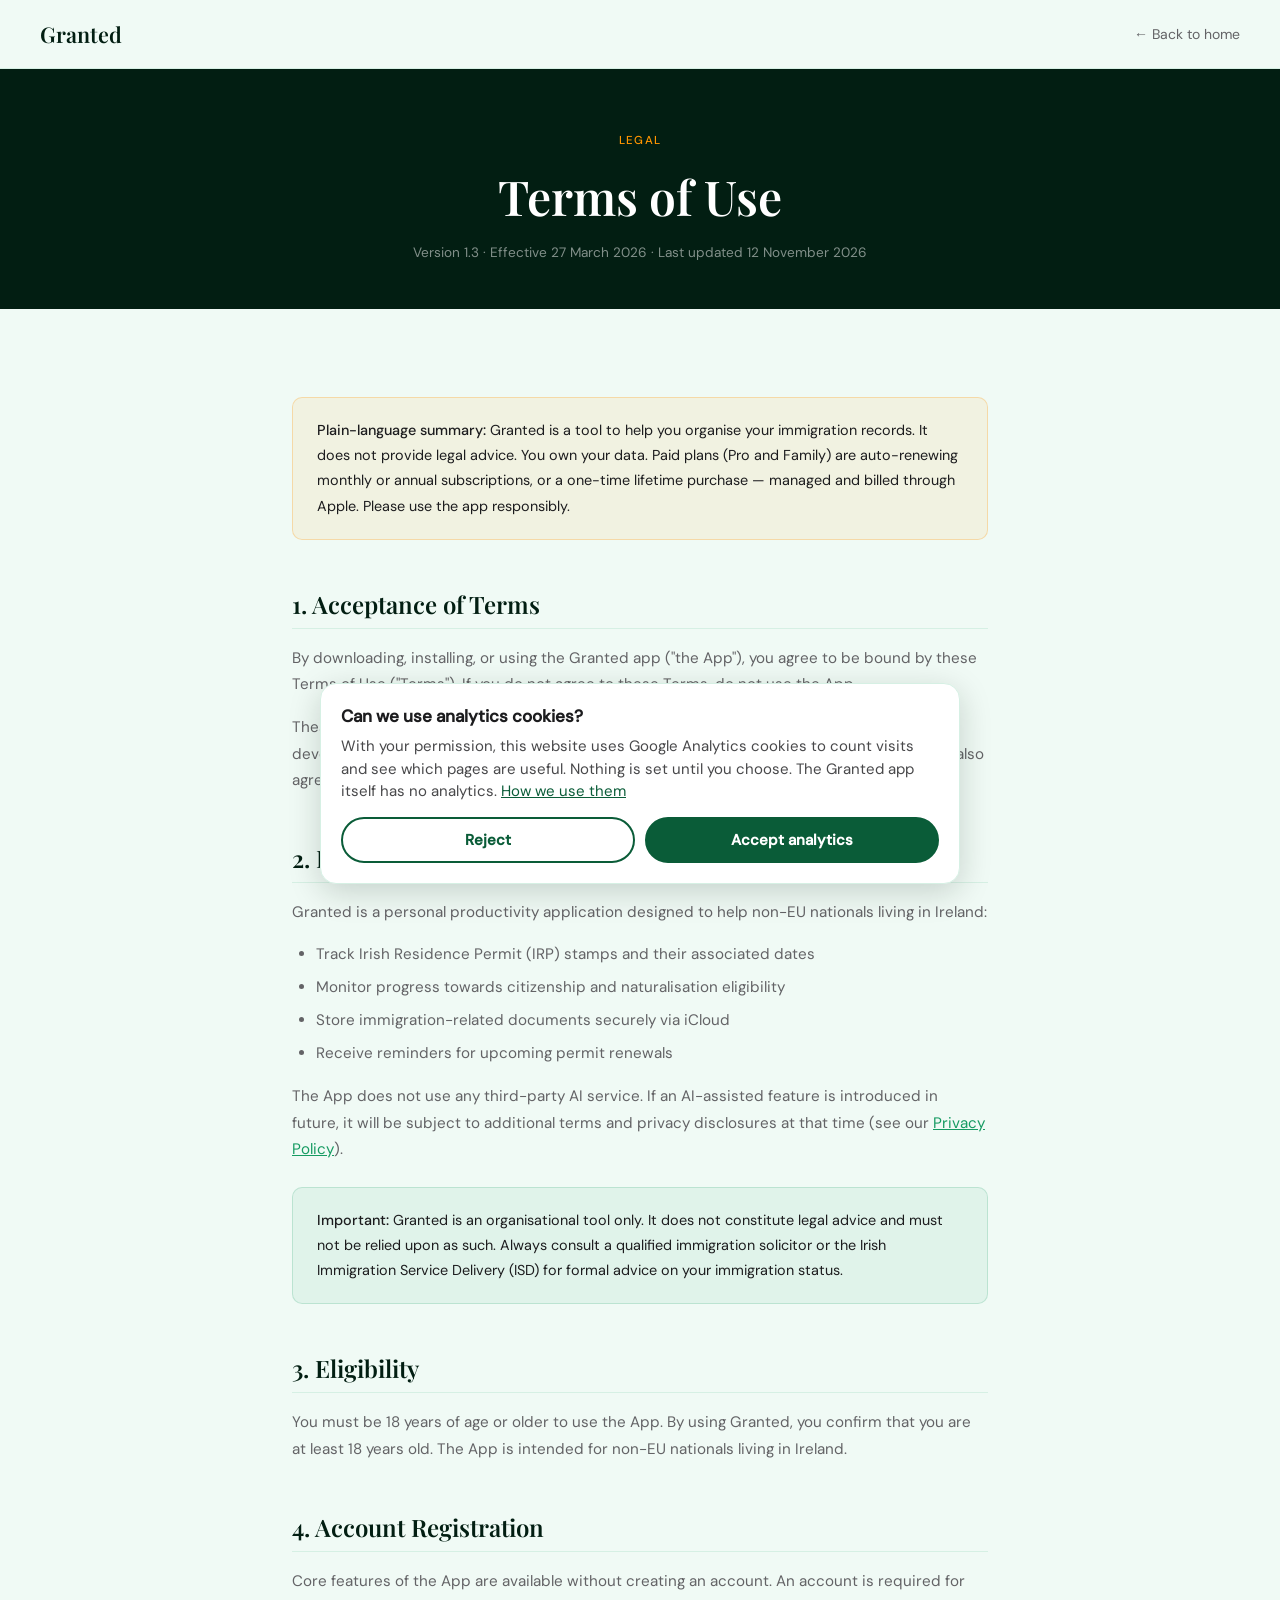
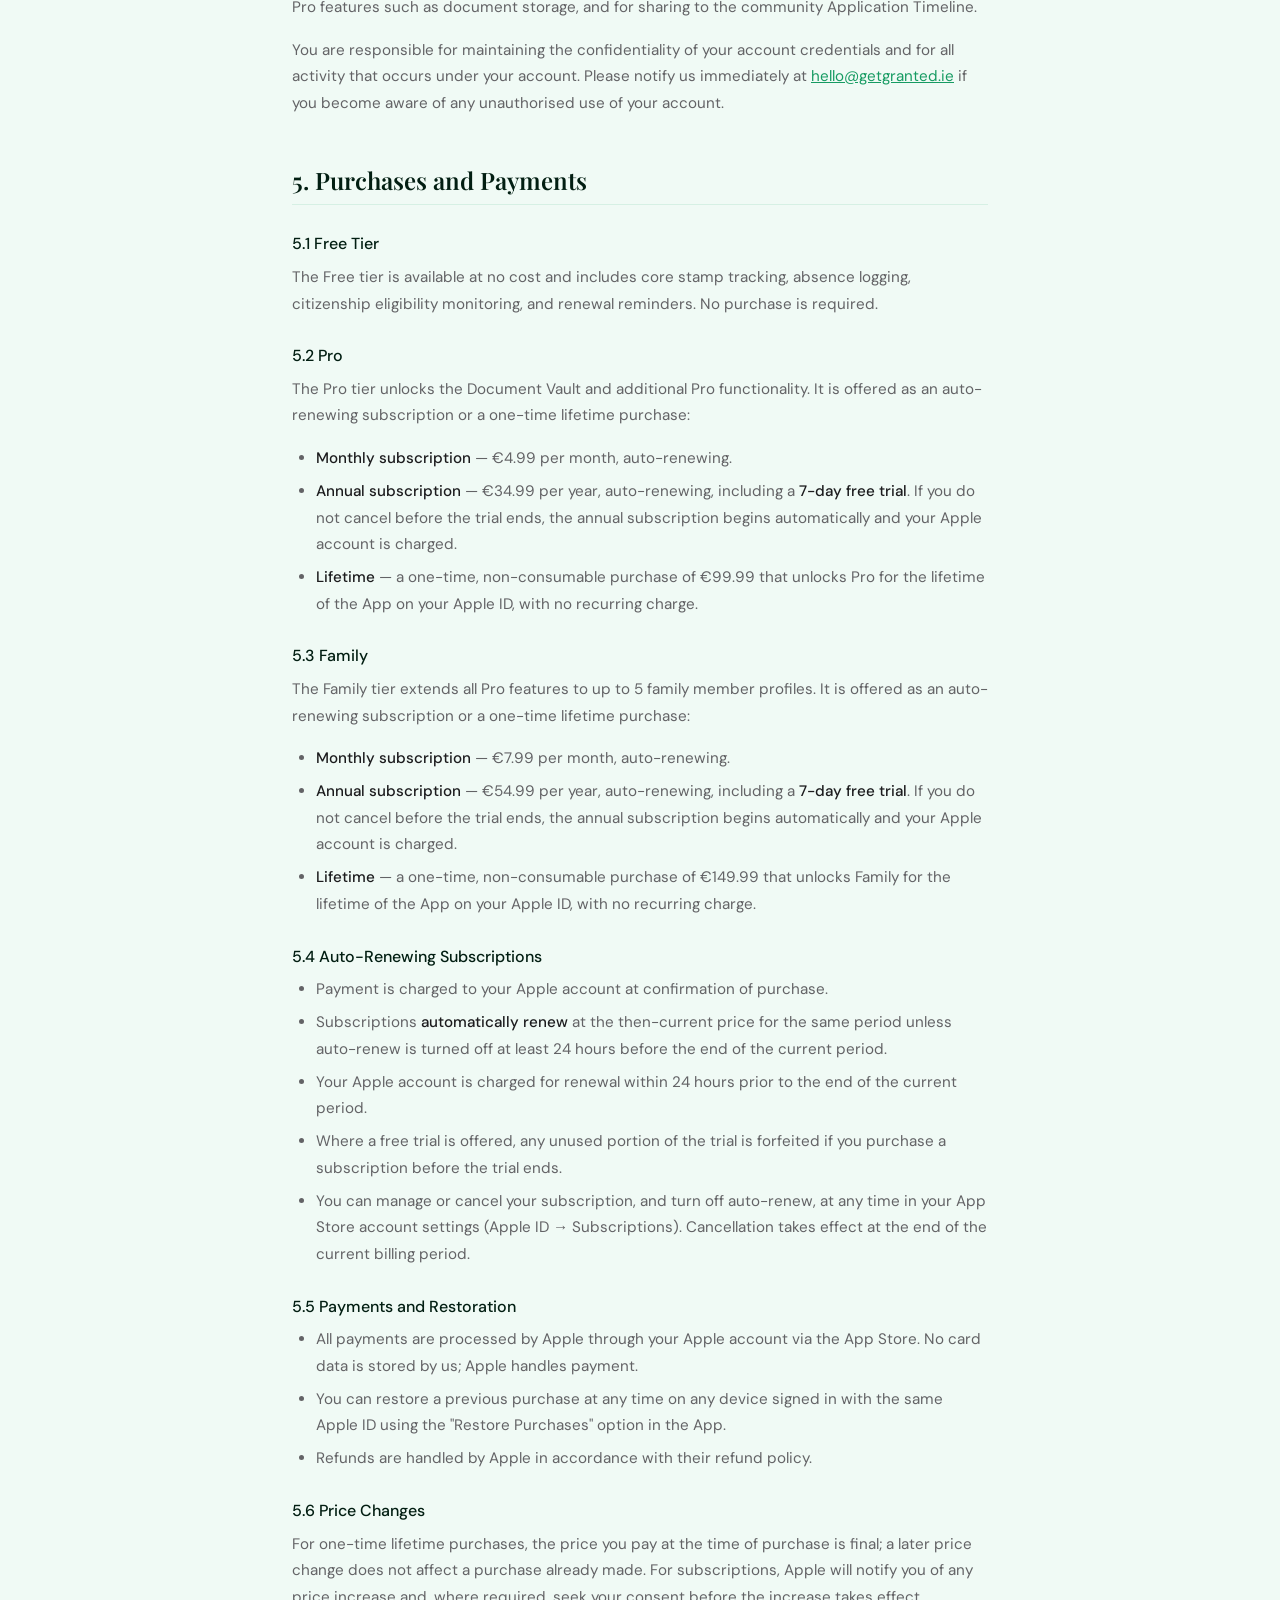
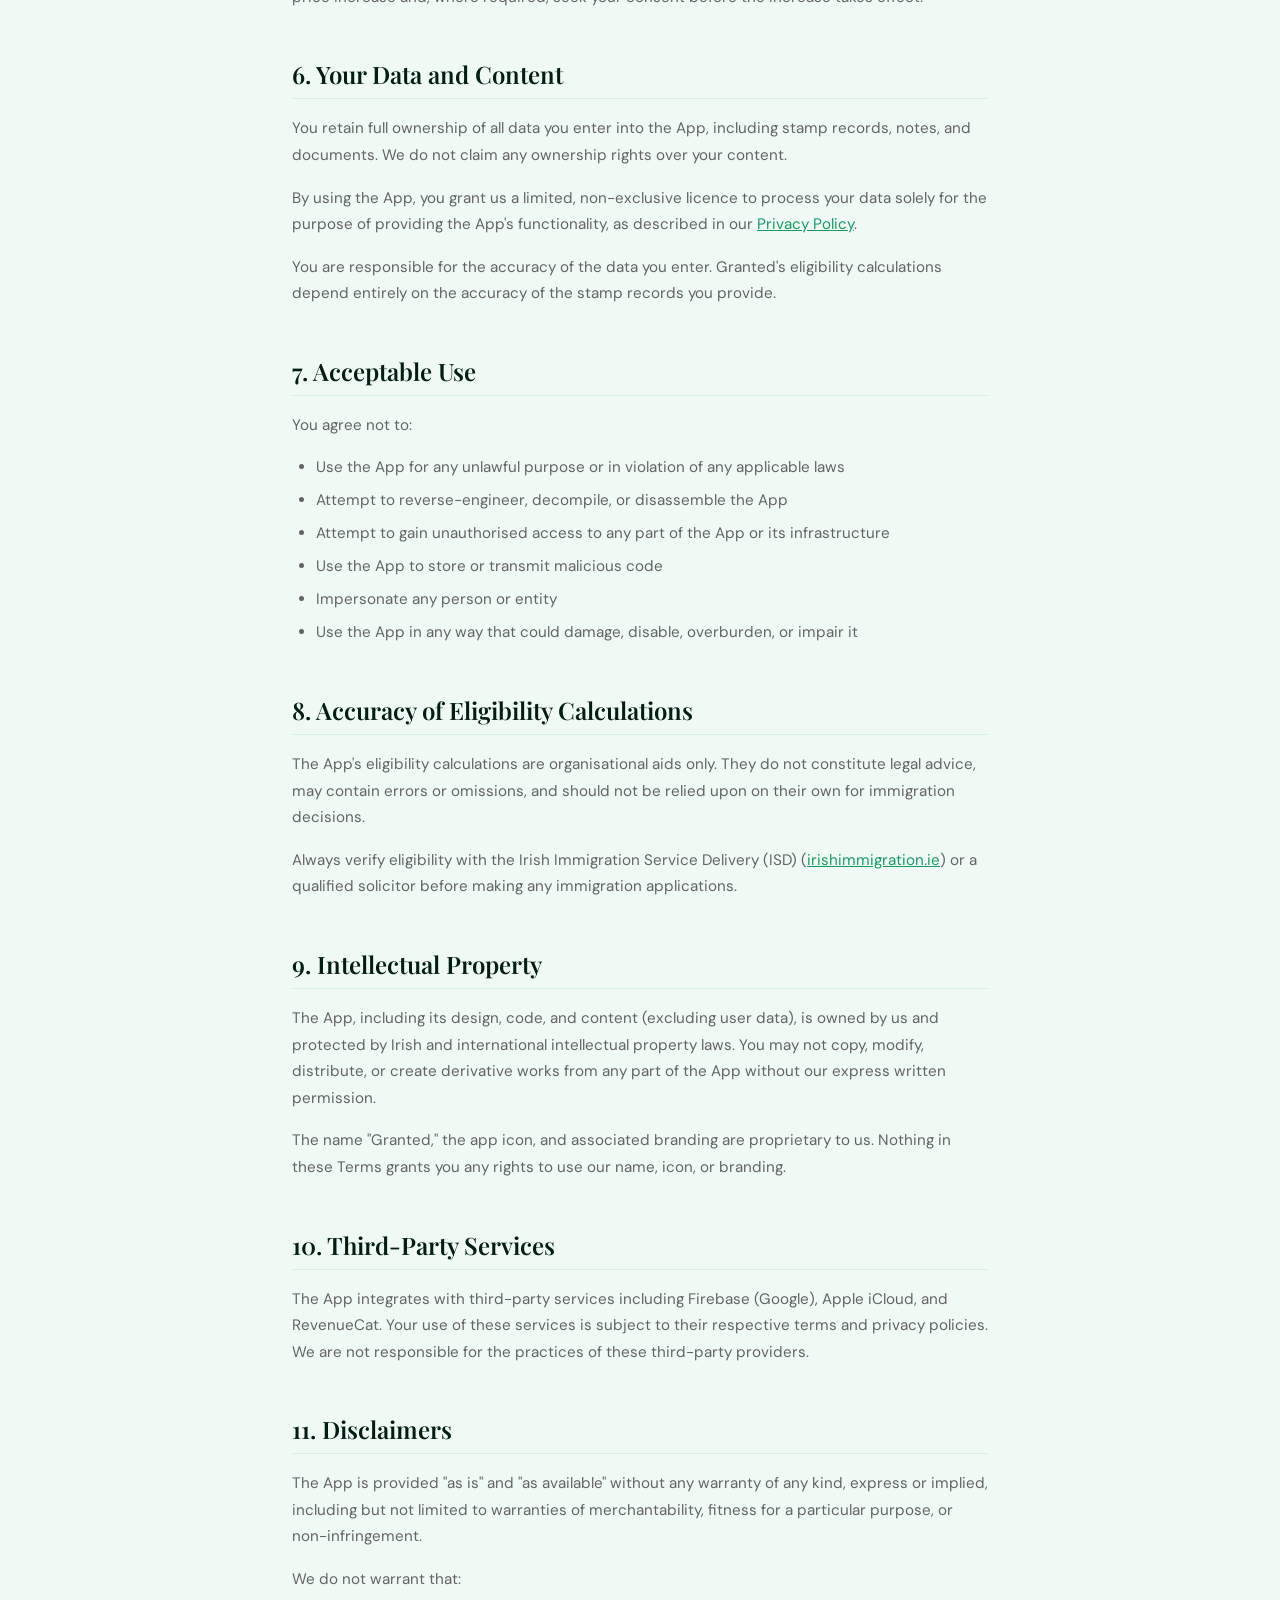
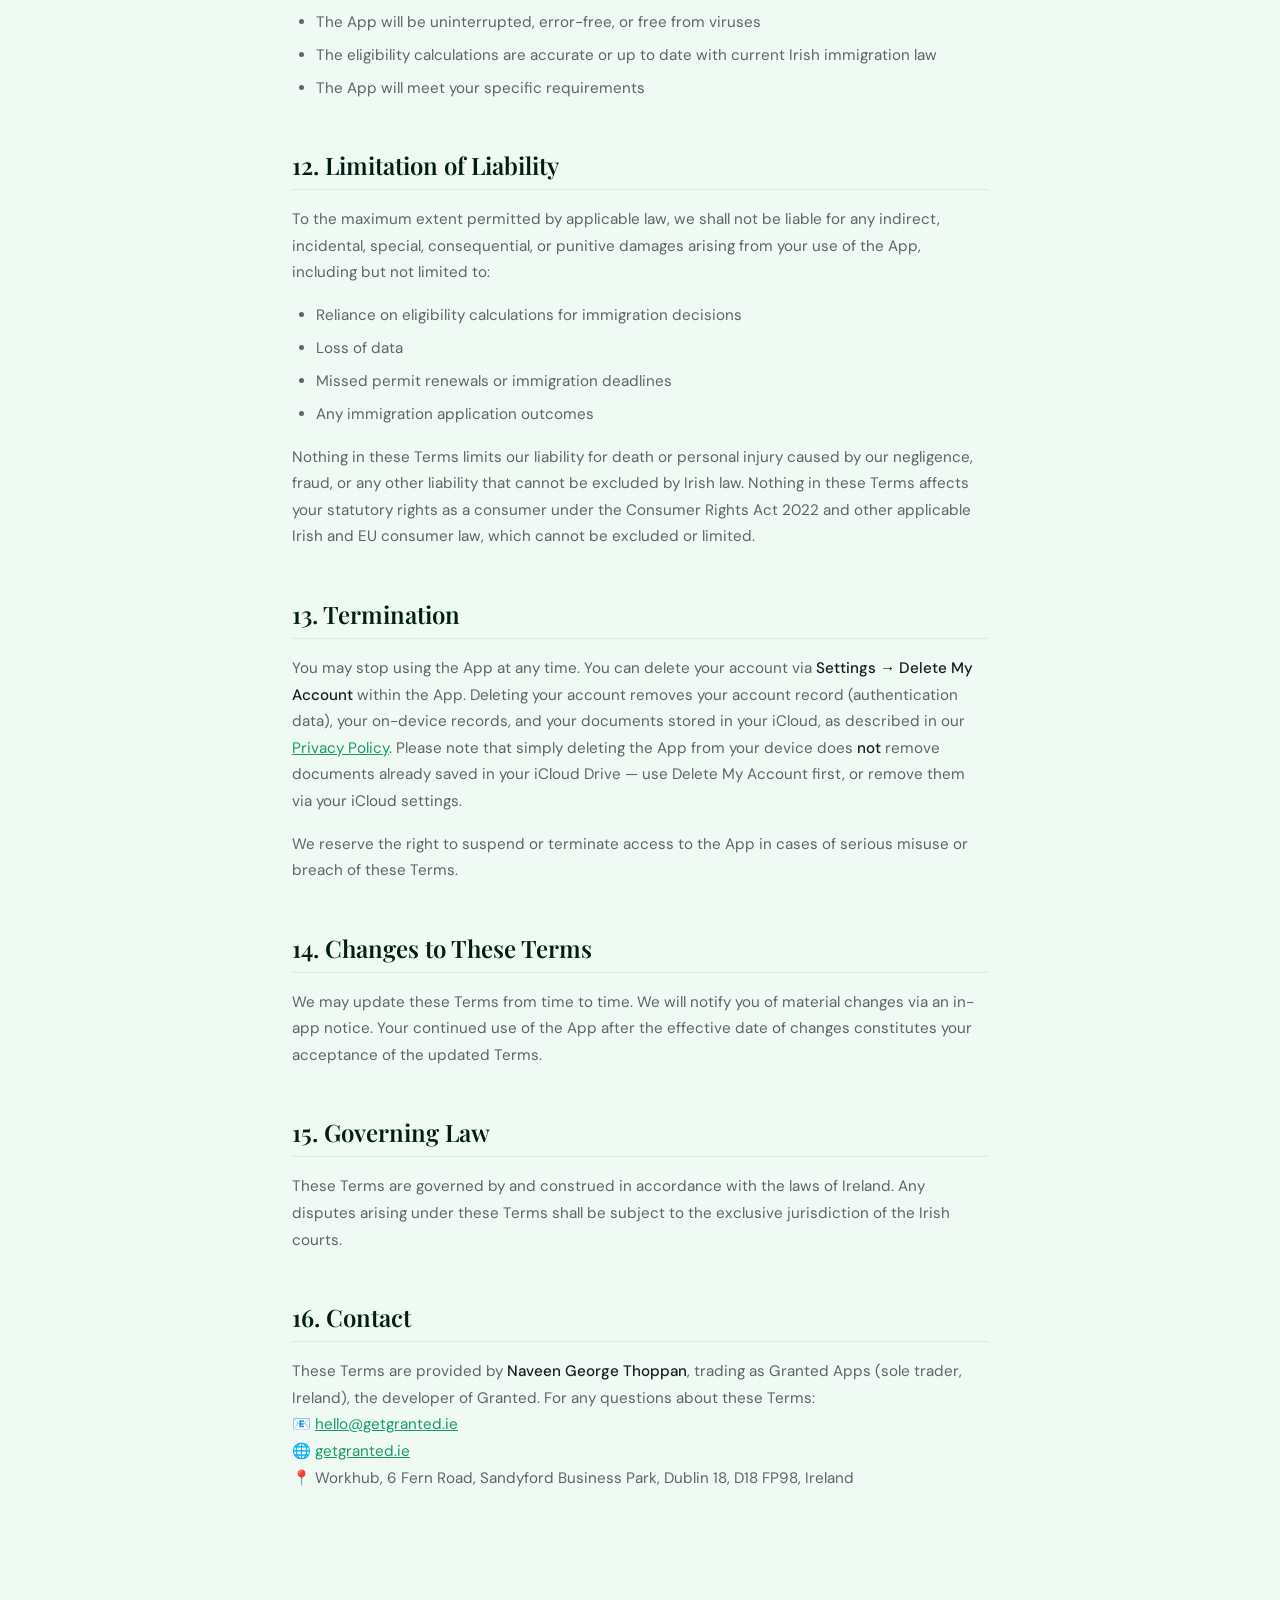
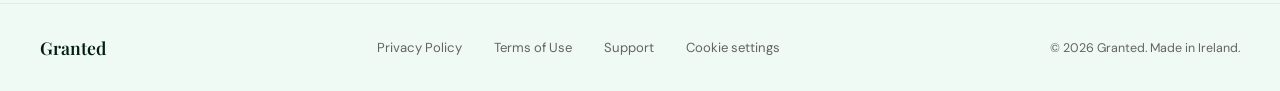
<file: terms.html>
<!DOCTYPE html>
<html lang="en">
<head>
  <meta charset="UTF-8" />
  <meta name="viewport" content="width=device-width, initial-scale=1.0" />
  <title>Terms of Use — Granted</title>
  <meta name="description" content="Granted Terms of Use for the iOS application." />
  <link rel="stylesheet" href="/fonts/fonts.css" />
  <!-- Google Analytics 4 loads only after consent: see /consent.js. The stub lets
       onclick gtag() calls queue harmlessly until then. -->
  <script>window.dataLayer = window.dataLayer || []; function gtag(){dataLayer.push(arguments);}</script>
  <script src="/consent.js" defer></script>
  <style>
    *, *::before, *::after { box-sizing: border-box; margin: 0; padding: 0; }

    :root {
      --green-900:    #021E12;
      --green-700:    #0A5C38;
      --green-600:    #0F7A4A;
      --green-500:    #169B62;
      --green-300:    #6EC4A5;
      --green-100:    #D6F0E4;
      --green-50:     #F0FAF5;
      --amber:        #FF9500;
      --neutral-900:  #1C1C1E;
      --neutral-600:  #636366;
      --white:        #ffffff;

      --green-deep:   var(--green-900);
      --green-mid:    var(--green-700);
      --green-light:  var(--green-500);
      --gold:         var(--amber);
      --cream:        var(--green-50);
      --cream-dim:    var(--green-100);
      --text-main:    var(--neutral-900);
      --text-muted:   var(--neutral-600);
    }

    html { scroll-behavior: smooth; }
    body {
      font-family: 'DM Sans', sans-serif;
      background: var(--cream);
      color: var(--text-main);
      -webkit-font-smoothing: antialiased;
    }

    nav {
      display: flex; align-items: center; justify-content: space-between;
      padding: 1.25rem 2.5rem;
      border-bottom: 1px solid var(--cream-dim);
    }
    .nav-logo {
      font-family: 'Playfair Display', serif;
      font-size: 1.35rem; font-weight: 600;
      color: var(--green-deep); text-decoration: none;
    }
    .nav-back {
      font-size: 0.875rem; color: var(--text-muted);
      text-decoration: none; display: flex; align-items: center; gap: 0.4rem;
      transition: color 0.2s;
    }
    .nav-back:hover { color: var(--green-deep); }

    .page-header {
      background: var(--green-deep);
      padding: 4rem 2rem 3rem; text-align: center;
    }
    .page-header .eyebrow {
      font-size: 0.72rem; font-weight: 500;
      letter-spacing: 0.12em; text-transform: uppercase;
      color: var(--gold); margin-bottom: 1rem;
    }
    .page-header h1 {
      font-family: 'Playfair Display', serif;
      font-size: clamp(2rem, 5vw, 3rem);
      font-weight: 600; color: var(--white);
    }
    .page-header .meta {
      margin-top: 1rem; font-size: 0.85rem;
      color: rgba(255,255,255,0.5);
    }

    .content {
      max-width: 760px; margin: 0 auto;
      padding: 4rem 2rem 6rem;
    }
    .content h2 {
      font-family: 'Playfair Display', serif;
      font-size: 1.5rem; font-weight: 600;
      color: var(--green-deep);
      margin-top: 3rem; margin-bottom: 1rem;
      padding-bottom: 0.5rem;
      border-bottom: 1px solid var(--cream-dim);
    }
    .content h3 {
      font-size: 1rem; font-weight: 500;
      color: var(--green-deep);
      margin-top: 1.75rem; margin-bottom: 0.6rem;
    }
    .content p {
      font-size: 0.95rem; line-height: 1.75;
      color: var(--text-muted); margin-bottom: 1rem;
    }
    .content ul, .content ol {
      padding-left: 1.5rem; margin-bottom: 1rem;
    }
    .content li {
      font-size: 0.95rem; line-height: 1.75;
      color: var(--text-muted); margin-bottom: 0.4rem;
    }
    .content a { color: var(--green-light); text-decoration: underline; }
    .content strong { color: var(--text-main); font-weight: 500; }

    .highlight-box {
      background: rgba(255,149,0,0.08);
      border: 1px solid rgba(255,149,0,0.26);
      border-radius: 10px;
      padding: 1.25rem 1.5rem; margin: 1.5rem 0;
    }
    .highlight-box p { margin: 0; font-size: 0.9rem; color: var(--text-main); }

    .warning-box {
      background: rgba(22,155,98,0.07);
      border: 1px solid rgba(22,155,98,0.18);
      border-radius: 10px;
      padding: 1.25rem 1.5rem; margin: 1.5rem 0;
    }
    .warning-box p { margin: 0; font-size: 0.9rem; color: var(--text-main); }

    footer {
      border-top: 1px solid var(--cream-dim);
      padding: 2rem 2.5rem;
      display: flex; align-items: center; justify-content: space-between;
      flex-wrap: wrap; gap: 1rem;
    }
    .footer-logo {
      font-family: 'Playfair Display', serif;
      font-size: 1.1rem; color: var(--green-deep); font-weight: 600;
    }
    .footer-links { display: flex; gap: 2rem; }
    .footer-links a {
      font-size: 0.82rem; color: var(--text-muted);
      text-decoration: none; transition: color 0.2s;
    }
    .footer-links a:hover { color: var(--green-deep); }
    .footer-copy { font-size: 0.78rem; color: var(--text-muted); }

    @media (max-width: 600px) {
      nav { padding: 1rem 1.25rem; }
      footer { flex-direction: column; align-items: flex-start; }
    }
  </style>
</head>
<body>

  <nav>
    <a class="nav-logo" href="/">Granted</a>
    <a class="nav-back" href="/">← Back to home</a>
  </nav>

  <div class="page-header">
    <p class="eyebrow">Legal</p>
    <h1>Terms of Use</h1>
    <p class="meta">Version 1.3 · Effective 27 March 2026 · Last updated 12 November 2026</p>
  </div>

  <div class="content">

    <div class="highlight-box">
      <p><strong>Plain-language summary:</strong> Granted is a tool to help you organise your immigration records. It does not provide legal advice. You own your data. Paid plans (Pro and Family) are auto-renewing monthly or annual subscriptions, or a one-time lifetime purchase — managed and billed through Apple. Please use the app responsibly.</p>
    </div>

    <h2>1. Acceptance of Terms</h2>
    <p>By downloading, installing, or using the Granted app ("the App"), you agree to be bound by these Terms of Use ("Terms"). If you do not agree to these Terms, do not use the App.</p>
    <p>These Terms constitute a legal agreement between you and <strong>Naveen George Thoppan</strong>, the developer of Granted (a sole trader based in Ireland, "we", "us", or "our"). By using the App you also agree to Apple's <a href="https://www.apple.com/legal/internet-services/itunes/dev/stdeula/" target="_blank" rel="noopener">Standard End User Licence Agreement (EULA)</a>.</p>

    <h2>2. Description of the App</h2>
    <p>Granted is a personal productivity application designed to help non-EU nationals living in Ireland:</p>
    <ul>
      <li>Track Irish Residence Permit (IRP) stamps and their associated dates</li>
      <li>Monitor progress towards citizenship and naturalisation eligibility</li>
      <li>Store immigration-related documents securely via iCloud</li>
      <li>Receive reminders for upcoming permit renewals</li>
    </ul>
    <p>The App does not use any third-party AI service. If an AI-assisted feature is introduced in future, it will be subject to additional terms and privacy disclosures at that time (see our <a href="/privacy.html">Privacy Policy</a>).</p>

    <div class="warning-box">
      <p><strong>Important:</strong> Granted is an organisational tool only. It does not constitute legal advice and must not be relied upon as such. Always consult a qualified immigration solicitor or the Irish Immigration Service Delivery (ISD) for formal advice on your immigration status.</p>
    </div>

    <h2>3. Eligibility</h2>
    <p>You must be 18 years of age or older to use the App. By using Granted, you confirm that you are at least 18 years old. The App is intended for non-EU nationals living in Ireland.</p>

    <h2>4. Account Registration</h2>
    <p>Core features of the App are available without creating an account. An account is required for Pro features such as document storage, and for sharing to the community Application Timeline.</p>
    <p>You are responsible for maintaining the confidentiality of your account credentials and for all activity that occurs under your account. Please notify us immediately at <a href="mailto:hello@getgranted.ie">hello@getgranted.ie</a> if you become aware of any unauthorised use of your account.</p>

    <h2>5. Purchases and Payments</h2>

    <h3>5.1 Free Tier</h3>
    <p>The Free tier is available at no cost and includes core stamp tracking, absence logging, citizenship eligibility monitoring, and renewal reminders. No purchase is required.</p>

    <h3>5.2 Pro</h3>
    <p>The Pro tier unlocks the Document Vault and additional Pro functionality. It is offered as an auto-renewing subscription or a one-time lifetime purchase:</p>
    <ul>
      <li><strong>Monthly subscription</strong> — €4.99 per month, auto-renewing.</li>
      <li><strong>Annual subscription</strong> — €34.99 per year, auto-renewing, including a <strong>7-day free trial</strong>. If you do not cancel before the trial ends, the annual subscription begins automatically and your Apple account is charged.</li>
      <li><strong>Lifetime</strong> — a one-time, non-consumable purchase of €99.99 that unlocks Pro for the lifetime of the App on your Apple ID, with no recurring charge.</li>
    </ul>

    <h3>5.3 Family</h3>
    <p>The Family tier extends all Pro features to up to 5 family member profiles. It is offered as an auto-renewing subscription or a one-time lifetime purchase:</p>
    <ul>
      <li><strong>Monthly subscription</strong> — €7.99 per month, auto-renewing.</li>
      <li><strong>Annual subscription</strong> — €54.99 per year, auto-renewing, including a <strong>7-day free trial</strong>. If you do not cancel before the trial ends, the annual subscription begins automatically and your Apple account is charged.</li>
      <li><strong>Lifetime</strong> — a one-time, non-consumable purchase of €149.99 that unlocks Family for the lifetime of the App on your Apple ID, with no recurring charge.</li>
    </ul>

    <h3>5.4 Auto-Renewing Subscriptions</h3>
    <ul>
      <li>Payment is charged to your Apple account at confirmation of purchase.</li>
      <li>Subscriptions <strong>automatically renew</strong> at the then-current price for the same period unless auto-renew is turned off at least 24 hours before the end of the current period.</li>
      <li>Your Apple account is charged for renewal within 24 hours prior to the end of the current period.</li>
      <li>Where a free trial is offered, any unused portion of the trial is forfeited if you purchase a subscription before the trial ends.</li>
      <li>You can manage or cancel your subscription, and turn off auto-renew, at any time in your App Store account settings (Apple ID → Subscriptions). Cancellation takes effect at the end of the current billing period.</li>
    </ul>

    <h3>5.5 Payments and Restoration</h3>
    <ul>
      <li>All payments are processed by Apple through your Apple account via the App Store. No card data is stored by us; Apple handles payment.</li>
      <li>You can restore a previous purchase at any time on any device signed in with the same Apple ID using the "Restore Purchases" option in the App.</li>
      <li>Refunds are handled by Apple in accordance with their refund policy.</li>
    </ul>

    <h3>5.6 Price Changes</h3>
    <p>For one-time lifetime purchases, the price you pay at the time of purchase is final; a later price change does not affect a purchase already made. For subscriptions, Apple will notify you of any price increase and, where required, seek your consent before the increase takes effect.</p>

    <h2>6. Your Data and Content</h2>
    <p>You retain full ownership of all data you enter into the App, including stamp records, notes, and documents. We do not claim any ownership rights over your content.</p>
    <p>By using the App, you grant us a limited, non-exclusive licence to process your data solely for the purpose of providing the App's functionality, as described in our <a href="/privacy.html">Privacy Policy</a>.</p>
    <p>You are responsible for the accuracy of the data you enter. Granted's eligibility calculations depend entirely on the accuracy of the stamp records you provide.</p>

    <h2>7. Acceptable Use</h2>
    <p>You agree not to:</p>
    <ul>
      <li>Use the App for any unlawful purpose or in violation of any applicable laws</li>
      <li>Attempt to reverse-engineer, decompile, or disassemble the App</li>
      <li>Attempt to gain unauthorised access to any part of the App or its infrastructure</li>
      <li>Use the App to store or transmit malicious code</li>
      <li>Impersonate any person or entity</li>
      <li>Use the App in any way that could damage, disable, overburden, or impair it</li>
    </ul>

    <h2>8. Accuracy of Eligibility Calculations</h2>
    <p>The App's eligibility calculations are organisational aids only. They do not constitute legal advice, may contain errors or omissions, and should not be relied upon on their own for immigration decisions.</p>
    <p>Always verify eligibility with the Irish Immigration Service Delivery (ISD) (<a href="https://www.irishimmigration.ie" target="_blank" rel="noopener">irishimmigration.ie</a>) or a qualified solicitor before making any immigration applications.</p>

    <h2>9. Intellectual Property</h2>
    <p>The App, including its design, code, and content (excluding user data), is owned by us and protected by Irish and international intellectual property laws. You may not copy, modify, distribute, or create derivative works from any part of the App without our express written permission.</p>
    <p>The name "Granted," the app icon, and associated branding are proprietary to us. Nothing in these Terms grants you any rights to use our name, icon, or branding.</p>

    <h2>10. Third-Party Services</h2>
    <p>The App integrates with third-party services including Firebase (Google), Apple iCloud, and RevenueCat. Your use of these services is subject to their respective terms and privacy policies. We are not responsible for the practices of these third-party providers.</p>

    <h2>11. Disclaimers</h2>
    <p>The App is provided "as is" and "as available" without any warranty of any kind, express or implied, including but not limited to warranties of merchantability, fitness for a particular purpose, or non-infringement.</p>
    <p>We do not warrant that:</p>
    <ul>
      <li>The App will be uninterrupted, error-free, or free from viruses</li>
      <li>The eligibility calculations are accurate or up to date with current Irish immigration law</li>
      <li>The App will meet your specific requirements</li>
    </ul>

    <h2>12. Limitation of Liability</h2>
    <p>To the maximum extent permitted by applicable law, we shall not be liable for any indirect, incidental, special, consequential, or punitive damages arising from your use of the App, including but not limited to:</p>
    <ul>
      <li>Reliance on eligibility calculations for immigration decisions</li>
      <li>Loss of data</li>
      <li>Missed permit renewals or immigration deadlines</li>
      <li>Any immigration application outcomes</li>
    </ul>
    <p>Nothing in these Terms limits our liability for death or personal injury caused by our negligence, fraud, or any other liability that cannot be excluded by Irish law. Nothing in these Terms affects your statutory rights as a consumer under the Consumer Rights Act 2022 and other applicable Irish and EU consumer law, which cannot be excluded or limited.</p>

    <h2>13. Termination</h2>
    <p>You may stop using the App at any time. You can delete your account via <strong>Settings → Delete My Account</strong> within the App. Deleting your account removes your account record (authentication data), your on-device records, and your documents stored in your iCloud, as described in our <a href="/privacy.html">Privacy Policy</a>. Please note that simply deleting the App from your device does <strong>not</strong> remove documents already saved in your iCloud Drive — use Delete My Account first, or remove them via your iCloud settings.</p>
    <p>We reserve the right to suspend or terminate access to the App in cases of serious misuse or breach of these Terms.</p>

    <h2>14. Changes to These Terms</h2>
    <p>We may update these Terms from time to time. We will notify you of material changes via an in-app notice. Your continued use of the App after the effective date of changes constitutes your acceptance of the updated Terms.</p>

    <h2>15. Governing Law</h2>
    <p>These Terms are governed by and construed in accordance with the laws of Ireland. Any disputes arising under these Terms shall be subject to the exclusive jurisdiction of the Irish courts.</p>

    <h2>16. Contact</h2>
    <p>These Terms are provided by <strong>Naveen George Thoppan</strong>, trading as Granted Apps (sole trader, Ireland), the developer of Granted. For any questions about these Terms:<br />
    📧 <a href="mailto:hello@getgranted.ie">hello@getgranted.ie</a><br />
    🌐 <a href="https://getgranted.ie">getgranted.ie</a><br />
    📍 Workhub, 6 Fern Road, Sandyford Business Park, Dublin 18, D18 FP98, Ireland</p>

  </div>

  <footer>
    <span class="footer-logo">Granted</span>
    <div class="footer-links">
      <a href="/privacy.html">Privacy Policy</a>
      <a href="/terms.html">Terms of Use</a>
      <a href="/support.html">Support</a>
      <a href="#cookie-settings" data-cookie-settings>Cookie settings</a>
    </div>
    <span class="footer-copy">© 2026 Granted. Made in Ireland.</span>
  </footer>

</body>
</html>
</file>
<file: fonts/fonts.css>
/*
 * Self-hosted web fonts (no third-party CDN) — privacy: no visitor IP is sent to Google.
 * Playfair Display & DM Sans, SIL Open Font License 1.1.
 * Licences: /fonts/Playfair_Display-OFL.txt, /fonts/DMSans-OFL.txt
 */
/* latin-ext */
@font-face {
  font-family: 'DM Sans';
  font-style: normal;
  font-weight: 300;
  font-display: swap;
  src: url(/fonts/rP2Yp2ywxg089UriI5-g4vlH9VoD8Cmcqbu6-K6h9Q.woff2) format('woff2');
  unicode-range: U+0100-02BA, U+02BD-02C5, U+02C7-02CC, U+02CE-02D7, U+02DD-02FF, U+0304, U+0308, U+0329, U+1D00-1DBF, U+1E00-1E9F, U+1EF2-1EFF, U+2020, U+20A0-20AB, U+20AD-20C0, U+2113, U+2C60-2C7F, U+A720-A7FF;
}
/* latin */
@font-face {
  font-family: 'DM Sans';
  font-style: normal;
  font-weight: 300;
  font-display: swap;
  src: url(/fonts/rP2Yp2ywxg089UriI5-g4vlH9VoD8Cmcqbu0-K4.woff2) format('woff2');
  unicode-range: U+0000-00FF, U+0131, U+0152-0153, U+02BB-02BC, U+02C6, U+02DA, U+02DC, U+0304, U+0308, U+0329, U+2000-206F, U+20AC, U+2122, U+2191, U+2193, U+2212, U+2215, U+FEFF, U+FFFD;
}
/* latin-ext */
@font-face {
  font-family: 'DM Sans';
  font-style: normal;
  font-weight: 400;
  font-display: swap;
  src: url(/fonts/rP2Yp2ywxg089UriI5-g4vlH9VoD8Cmcqbu6-K6h9Q.woff2) format('woff2');
  unicode-range: U+0100-02BA, U+02BD-02C5, U+02C7-02CC, U+02CE-02D7, U+02DD-02FF, U+0304, U+0308, U+0329, U+1D00-1DBF, U+1E00-1E9F, U+1EF2-1EFF, U+2020, U+20A0-20AB, U+20AD-20C0, U+2113, U+2C60-2C7F, U+A720-A7FF;
}
/* latin */
@font-face {
  font-family: 'DM Sans';
  font-style: normal;
  font-weight: 400;
  font-display: swap;
  src: url(/fonts/rP2Yp2ywxg089UriI5-g4vlH9VoD8Cmcqbu0-K4.woff2) format('woff2');
  unicode-range: U+0000-00FF, U+0131, U+0152-0153, U+02BB-02BC, U+02C6, U+02DA, U+02DC, U+0304, U+0308, U+0329, U+2000-206F, U+20AC, U+2122, U+2191, U+2193, U+2212, U+2215, U+FEFF, U+FFFD;
}
/* latin-ext */
@font-face {
  font-family: 'DM Sans';
  font-style: normal;
  font-weight: 500;
  font-display: swap;
  src: url(/fonts/rP2Yp2ywxg089UriI5-g4vlH9VoD8Cmcqbu6-K6h9Q.woff2) format('woff2');
  unicode-range: U+0100-02BA, U+02BD-02C5, U+02C7-02CC, U+02CE-02D7, U+02DD-02FF, U+0304, U+0308, U+0329, U+1D00-1DBF, U+1E00-1E9F, U+1EF2-1EFF, U+2020, U+20A0-20AB, U+20AD-20C0, U+2113, U+2C60-2C7F, U+A720-A7FF;
}
/* latin */
@font-face {
  font-family: 'DM Sans';
  font-style: normal;
  font-weight: 500;
  font-display: swap;
  src: url(/fonts/rP2Yp2ywxg089UriI5-g4vlH9VoD8Cmcqbu0-K4.woff2) format('woff2');
  unicode-range: U+0000-00FF, U+0131, U+0152-0153, U+02BB-02BC, U+02C6, U+02DA, U+02DC, U+0304, U+0308, U+0329, U+2000-206F, U+20AC, U+2122, U+2191, U+2193, U+2212, U+2215, U+FEFF, U+FFFD;
}
/* cyrillic */
@font-face {
  font-family: 'Playfair Display';
  font-style: italic;
  font-weight: 400;
  font-display: swap;
  src: url(/fonts/nuFRD-vYSZviVYUb_rj3ij__anPXDTnCjmHKM4nYO7KN_qiTXtXA-W2r.woff2) format('woff2');
  unicode-range: U+0301, U+0400-045F, U+0490-0491, U+04B0-04B1, U+2116;
}
/* vietnamese */
@font-face {
  font-family: 'Playfair Display';
  font-style: italic;
  font-weight: 400;
  font-display: swap;
  src: url(/fonts/nuFRD-vYSZviVYUb_rj3ij__anPXDTnCjmHKM4nYO7KN_qiTXt7A-W2r.woff2) format('woff2');
  unicode-range: U+0102-0103, U+0110-0111, U+0128-0129, U+0168-0169, U+01A0-01A1, U+01AF-01B0, U+0300-0301, U+0303-0304, U+0308-0309, U+0323, U+0329, U+1EA0-1EF9, U+20AB;
}
/* latin-ext */
@font-face {
  font-family: 'Playfair Display';
  font-style: italic;
  font-weight: 400;
  font-display: swap;
  src: url(/fonts/nuFRD-vYSZviVYUb_rj3ij__anPXDTnCjmHKM4nYO7KN_qiTXt_A-W2r.woff2) format('woff2');
  unicode-range: U+0100-02BA, U+02BD-02C5, U+02C7-02CC, U+02CE-02D7, U+02DD-02FF, U+0304, U+0308, U+0329, U+1D00-1DBF, U+1E00-1E9F, U+1EF2-1EFF, U+2020, U+20A0-20AB, U+20AD-20C0, U+2113, U+2C60-2C7F, U+A720-A7FF;
}
/* latin */
@font-face {
  font-family: 'Playfair Display';
  font-style: italic;
  font-weight: 400;
  font-display: swap;
  src: url(/fonts/nuFRD-vYSZviVYUb_rj3ij__anPXDTnCjmHKM4nYO7KN_qiTXtHA-Q.woff2) format('woff2');
  unicode-range: U+0000-00FF, U+0131, U+0152-0153, U+02BB-02BC, U+02C6, U+02DA, U+02DC, U+0304, U+0308, U+0329, U+2000-206F, U+20AC, U+2122, U+2191, U+2193, U+2212, U+2215, U+FEFF, U+FFFD;
}
/* cyrillic */
@font-face {
  font-family: 'Playfair Display';
  font-style: normal;
  font-weight: 400;
  font-display: swap;
  src: url(/fonts/nuFiD-vYSZviVYUb_rj3ij__anPXDTjYgFE_.woff2) format('woff2');
  unicode-range: U+0301, U+0400-045F, U+0490-0491, U+04B0-04B1, U+2116;
}
/* vietnamese */
@font-face {
  font-family: 'Playfair Display';
  font-style: normal;
  font-weight: 400;
  font-display: swap;
  src: url(/fonts/nuFiD-vYSZviVYUb_rj3ij__anPXDTPYgFE_.woff2) format('woff2');
  unicode-range: U+0102-0103, U+0110-0111, U+0128-0129, U+0168-0169, U+01A0-01A1, U+01AF-01B0, U+0300-0301, U+0303-0304, U+0308-0309, U+0323, U+0329, U+1EA0-1EF9, U+20AB;
}
/* latin-ext */
@font-face {
  font-family: 'Playfair Display';
  font-style: normal;
  font-weight: 400;
  font-display: swap;
  src: url(/fonts/nuFiD-vYSZviVYUb_rj3ij__anPXDTLYgFE_.woff2) format('woff2');
  unicode-range: U+0100-02BA, U+02BD-02C5, U+02C7-02CC, U+02CE-02D7, U+02DD-02FF, U+0304, U+0308, U+0329, U+1D00-1DBF, U+1E00-1E9F, U+1EF2-1EFF, U+2020, U+20A0-20AB, U+20AD-20C0, U+2113, U+2C60-2C7F, U+A720-A7FF;
}
/* latin */
@font-face {
  font-family: 'Playfair Display';
  font-style: normal;
  font-weight: 400;
  font-display: swap;
  src: url(/fonts/nuFiD-vYSZviVYUb_rj3ij__anPXDTzYgA.woff2) format('woff2');
  unicode-range: U+0000-00FF, U+0131, U+0152-0153, U+02BB-02BC, U+02C6, U+02DA, U+02DC, U+0304, U+0308, U+0329, U+2000-206F, U+20AC, U+2122, U+2191, U+2193, U+2212, U+2215, U+FEFF, U+FFFD;
}
/* cyrillic */
@font-face {
  font-family: 'Playfair Display';
  font-style: normal;
  font-weight: 600;
  font-display: swap;
  src: url(/fonts/nuFiD-vYSZviVYUb_rj3ij__anPXDTjYgFE_.woff2) format('woff2');
  unicode-range: U+0301, U+0400-045F, U+0490-0491, U+04B0-04B1, U+2116;
}
/* vietnamese */
@font-face {
  font-family: 'Playfair Display';
  font-style: normal;
  font-weight: 600;
  font-display: swap;
  src: url(/fonts/nuFiD-vYSZviVYUb_rj3ij__anPXDTPYgFE_.woff2) format('woff2');
  unicode-range: U+0102-0103, U+0110-0111, U+0128-0129, U+0168-0169, U+01A0-01A1, U+01AF-01B0, U+0300-0301, U+0303-0304, U+0308-0309, U+0323, U+0329, U+1EA0-1EF9, U+20AB;
}
/* latin-ext */
@font-face {
  font-family: 'Playfair Display';
  font-style: normal;
  font-weight: 600;
  font-display: swap;
  src: url(/fonts/nuFiD-vYSZviVYUb_rj3ij__anPXDTLYgFE_.woff2) format('woff2');
  unicode-range: U+0100-02BA, U+02BD-02C5, U+02C7-02CC, U+02CE-02D7, U+02DD-02FF, U+0304, U+0308, U+0329, U+1D00-1DBF, U+1E00-1E9F, U+1EF2-1EFF, U+2020, U+20A0-20AB, U+20AD-20C0, U+2113, U+2C60-2C7F, U+A720-A7FF;
}
/* latin */
@font-face {
  font-family: 'Playfair Display';
  font-style: normal;
  font-weight: 600;
  font-display: swap;
  src: url(/fonts/nuFiD-vYSZviVYUb_rj3ij__anPXDTzYgA.woff2) format('woff2');
  unicode-range: U+0000-00FF, U+0131, U+0152-0153, U+02BB-02BC, U+02C6, U+02DA, U+02DC, U+0304, U+0308, U+0329, U+2000-206F, U+20AC, U+2122, U+2191, U+2193, U+2212, U+2215, U+FEFF, U+FFFD;
}
</file>
